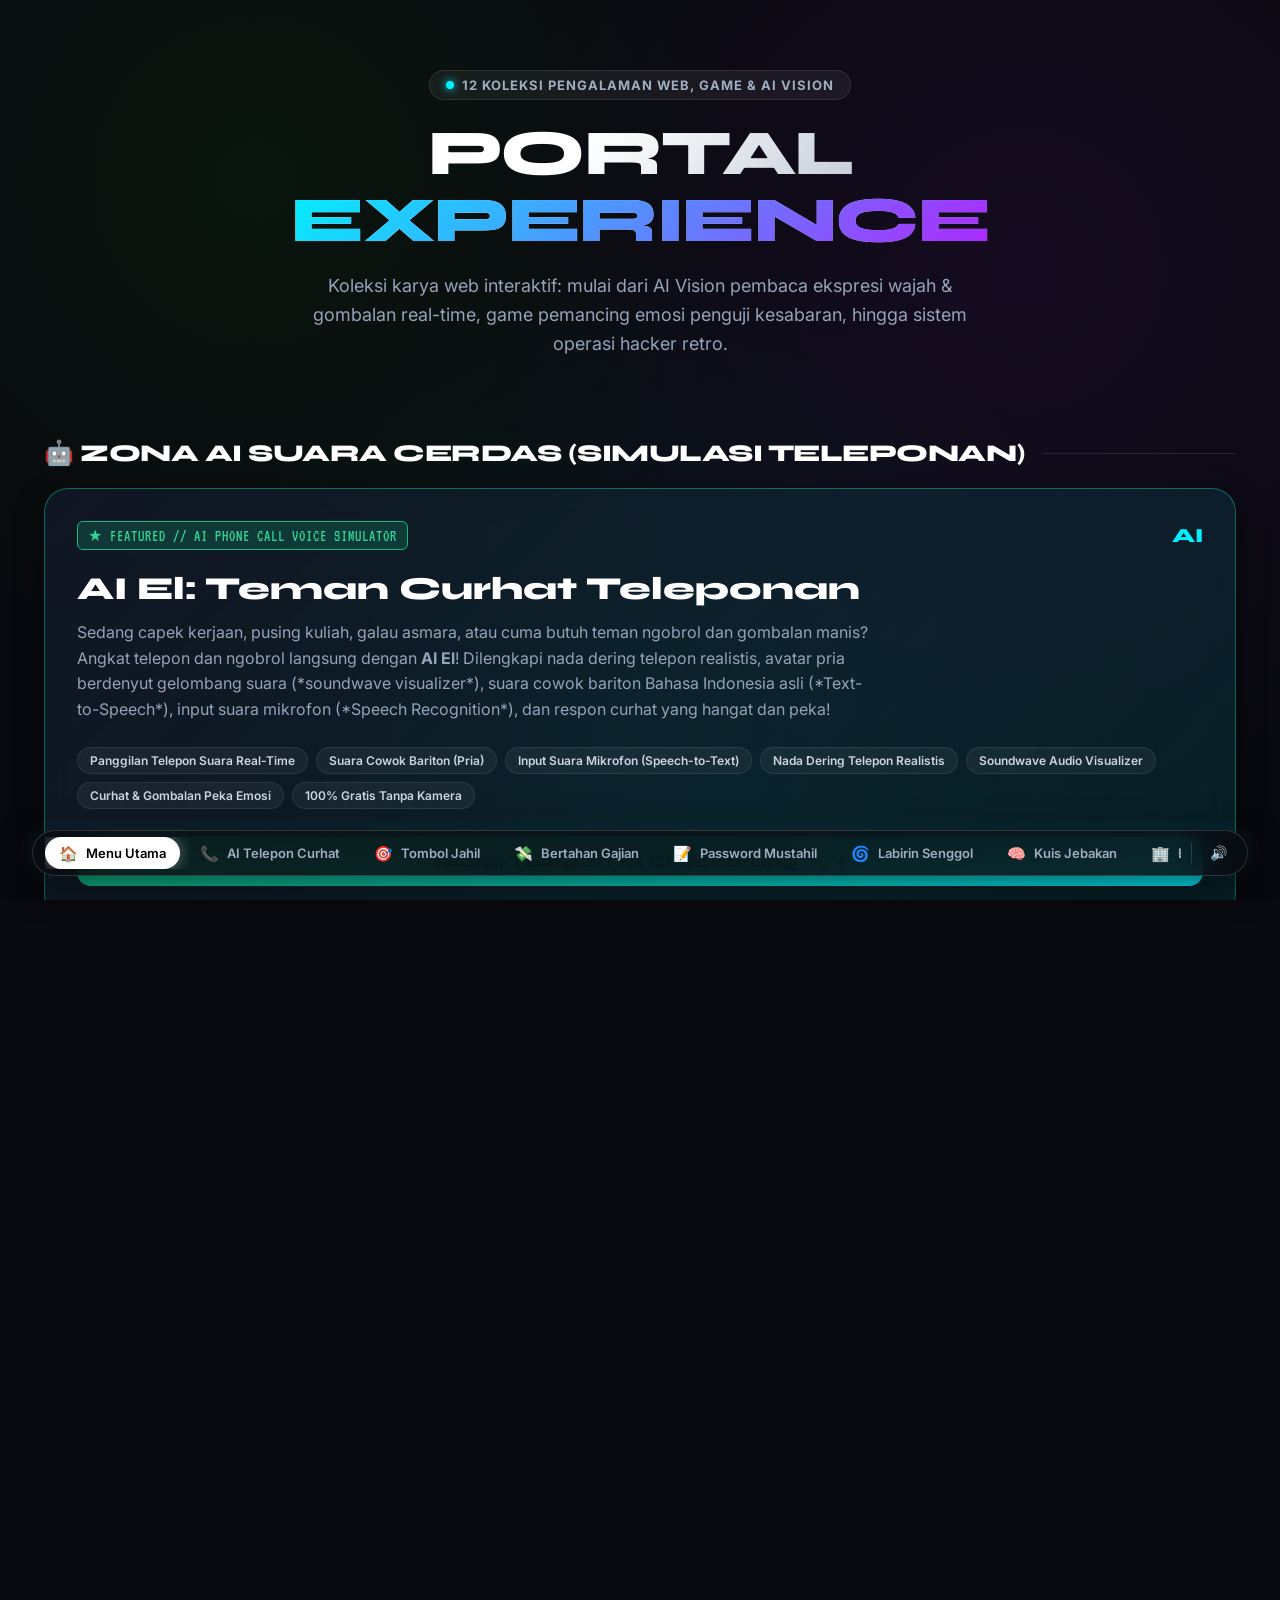
<file: index.html>
<!DOCTYPE html>
<html lang="id">
<head>
  <meta charset="UTF-8">
  <meta name="viewport" content="width=device-width, initial-scale=1.0">
  <title>Showcase Web Interaktif // 12 Konsep, Game &amp; AI Vision</title>
  <link rel="stylesheet" href="css/common.css">
  <link rel="stylesheet" href="css/hub.css">
</head>
<body class="hub-page">

  <!-- Header -->
  <header class="hub-header">
    <div class="hub-badge">
      <span class="hub-badge-dot"></span>
      <span>12 Koleksi Pengalaman Web, Game &amp; AI Vision</span>
    </div>
    <h1 class="hub-title">
      PORTAL <span class="glow">EXPERIENCE</span>
    </h1>
    <p class="hub-desc">
      Koleksi karya web interaktif: mulai dari AI Vision pembaca ekspresi wajah &amp; gombalan real-time, game pemancing emosi penguji kesabaran, hingga sistem operasi hacker retro.
    </p>
  </header>

  <!-- Main Grid Section -->
  <main class="showcase-grid-section">

    <!-- KATEGORI UTAMA: AI VISION BARU -->
    <div class="hub-category-header">
      <h2>🤖 ZONA AI SUARA CERDAS (SIMULASI TELEPONAN)</h2>
    </div>

    <div class="hub-grid" style="grid-template-columns: 1fr; margin-bottom: 40px;">
      <!-- Spotlight Card: AI Phone Call -->
      <article class="showcase-card card-button" style="border-color: rgba(16, 185, 129, 0.5); background: linear-gradient(135deg, rgba(18, 24, 38, 0.9), rgba(0, 240, 255, 0.1));">
        <div>
          <div class="card-top-meta">
            <span class="card-tag" style="background: rgba(16, 185, 129, 0.2); color: #34d399; border-color: #10b981;">
              ★ FEATURED // AI PHONE CALL VOICE SIMULATOR
            </span>
            <span class="card-num" style="color: #00f0ff;">AI</span>
          </div>
          <h2 class="card-heading" style="font-size: 32px;">AI El: Teman Curhat Teleponan</h2>
          <p class="card-paragraph" style="font-size: 16px; max-width: 800px;">
            Sedang capek kerjaan, pusing kuliah, galau asmara, atau cuma butuh teman ngobrol dan gombalan manis? Angkat telepon dan ngobrol langsung dengan <b>AI El</b>! Dilengkapi nada dering telepon realistis, avatar pria berdenyut gelombang suara (*soundwave visualizer*), suara cowok bariton Bahasa Indonesia asli (*Text-to-Speech*), input suara mikrofon (*Speech Recognition*), dan respon curhat yang hangat dan peka!
          </p>
          <div class="card-feature-pills">
            <span class="feature-pill">Panggilan Telepon Suara Real-Time</span>
            <span class="feature-pill">Suara Cowok Bariton (Pria)</span>
            <span class="feature-pill">Input Suara Mikrofon (Speech-to-Text)</span>
            <span class="feature-pill">Nada Dering Telepon Realistis</span>
            <span class="feature-pill">Soundwave Audio Visualizer</span>
            <span class="feature-pill">Curhat &amp; Gombalan Peka Emosi</span>
            <span class="feature-pill">100% Gratis Tanpa Kamera</span>
          </div>
        </div>
        <a href="ai-call.html" class="card-cta-btn" style="background: linear-gradient(135deg, #10b981, #00f0ff); color: #04101d; font-size: 16px;">
          <span>Mulai Telepon AI El Sekarang</span>
          <span>📞 ➔</span>
        </a>
      </article>
    </div>

    <!-- KATEGORI 1: GAME PEMANCING EMOSI -->
    <div class="hub-category-header">
      <h2>🔥 ZONA GAME BIKIN KESEL &amp; DARAH TINGGI (9 GAME)</h2>
    </div>

    <div class="hub-grid">

      <!-- Game 1: The Unclickable Button -->
      <article class="showcase-card card-button">
        <div>
          <div class="card-top-meta">
            <span class="card-tag">GAME MIKRO JAHIL</span>
            <span class="card-num">01</span>
          </div>
          <h2 class="card-heading">Tombol yang Mustahil Diklik</h2>
          <p class="card-paragraph">
            Tombol hadiah Rp 1 Miliar yang menghitung lintasan kursor dan melesat menghindar, disertai balon kata sindiran pedas dan indikator Level Emosi pengguna hingga murka nuklir!
          </p>
          <div class="card-feature-pills">
            <span class="feature-pill">Anti-Cursor Evasion</span>
            <span class="feature-pill">Balon Sindiran Dinamis</span>
            <span class="feature-pill">Meteran Emosi User</span>
            <span class="feature-pill">Goncangan Layar</span>
          </div>
        </div>
        <a href="button-game.html" class="card-cta-btn">
          <span>Mainkan Tombol Jahil</span>
          <span>🎯 ➔</span>
        </a>
      </article>

      <!-- Game 2: Survive Your Paycheck -->
      <article class="showcase-card card-payday">
        <div>
          <div class="card-top-meta">
            <span class="card-tag">SIMULATOR FINANSIAL</span>
            <span class="card-num">02</span>
          </div>
          <h2 class="card-heading">Bertahan Sampai Gajian</h2>
          <p class="card-paragraph">
            Geser kartu ala Tinder melewati 30 hari godaan pengeluaran tak terduga (koin kripto, es kopi susu, steam sale, dll). Seimbangkan saldo rekening, kebahagiaan, dan kecanduan kafein.
          </p>
          <div class="card-feature-pills">
            <span class="feature-pill">Geser Kartu ala Tinder</span>
            <span class="feature-pill">Garis Waktu 30 Hari</span>
            <span class="feature-pill">30 Skenario Kocak</span>
            <span class="feature-pill">Ending Beragam</span>
          </div>
        </div>
        <a href="payday-survival.html" class="card-cta-btn">
          <span>Mulai Bertahan Gajian</span>
          <span>💸 ➔</span>
        </a>
      </article>

      <!-- Game 3: The Impossible Password -->
      <article class="showcase-card card-button">
        <div>
          <div class="card-top-meta">
            <span class="card-tag">FORMULIR NYEBELIN</span>
            <span class="card-num">03</span>
          </div>
          <h2 class="card-heading">The Impossible Password</h2>
          <p class="card-paragraph">
            Buat kata sandi sederhana, tapi setiap aturan terpenuhi, muncul aturan baru yang absurd: penjumlahan angka harus 25, nama hari bahasa Latin, angka Romawi, fase bulan, hingga larangan huruf vokal 'A'!
          </p>
          <div class="card-feature-pills">
            <span class="feature-pill">9 Aturan Bertingkat</span>
            <span class="feature-pill">Validasi Real-Time</span>
            <span class="feature-pill">Countdown Kadaluarsa</span>
            <span class="feature-pill">Jebakan Huruf Vokal</span>
          </div>
        </div>
        <a href="password-game.html" class="card-cta-btn">
          <span>Bikin Kata Sandi</span>
          <span>📝 ➔</span>
        </a>
      </article>

      <!-- Game 4: Labirin Senggol Bacok -->
      <article class="showcase-card card-terminal">
        <div>
          <div class="card-top-meta">
            <span class="card-tag">UJI KESABARAN TANGAN</span>
            <span class="card-num">04</span>
          </div>
          <h2 class="card-heading">Labirin Senggol Bacok</h2>
          <p class="card-paragraph">
            Gerakkan kursor melewati labirin kawat sempit tanpa menyentuh dinding. Senggol 1 pixel langsung kena sengatan listrik dan mental ke START. Lengkap dengan laser bergerak dan tombol Finish yang kabur!
          </p>
          <div class="card-feature-pills">
            <span class="feature-pill">Deteksi Presisi 1-Pixel</span>
            <span class="feature-pill">Sensor Laser Bergerak</span>
            <span class="feature-pill">Finish Kabur Mundur</span>
            <span class="feature-pill">Kursor Bayangan Decoy</span>
          </div>
        </div>
        <a href="maze-game.html" class="card-cta-btn">
          <span>Masuk Labirin Kawat</span>
          <span>🌀 ➔</span>
        </a>
      </article>

      <!-- Game 5: Kuis Jebakan Batman -->
      <article class="showcase-card card-button">
        <div>
          <div class="card-top-meta">
            <span class="card-tag">KUIS LOGIKA SESAT</span>
            <span class="card-num">05</span>
          </div>
          <h2 class="card-heading">Kuis Jebakan Batman</h2>
          <p class="card-paragraph">
            The Impossible Quiz versi Indonesia! Pertanyaan receh dengan jawaban di luar nalar, 3 nyawa, bom waktu 10 detik, tombol warna menjebak, dan perintah rahasia "Jangan sentuh apa-apa".
          </p>
          <div class="card-feature-pills">
            <span class="feature-pill">8 Soal Menjebak</span>
            <span class="feature-pill">Sistem 3 Nyawa</span>
            <span class="feature-pill">Bom Waktu 10 Detik</span>
            <span class="feature-pill">Tombol Rahasia Mini</span>
          </div>
        </div>
        <a href="quiz-game.html" class="card-cta-btn">
          <span>Mulai Kuis Jebakan</span>
          <span>🧠 ➔</span>
        </a>
      </article>

      <!-- Game 6: Simulator Batalin Langganan -->
      <article class="showcase-card card-cyberpunk">
        <div>
          <div class="card-top-meta">
            <span class="card-tag">PARODI BIROKRASI</span>
            <span class="card-num">06</span>
          </div>
          <h2 class="card-heading">Simulator Batalin Langganan</h2>
          <p class="card-paragraph">
            Parodi mimpi buruk unsubscribe layanan digital. Tombol batal transparan, checkbox jebakan negasi ganda, guilt-tripping kucing menangis, hingga chatbot CS dengan nomor antrean ke-1.428!
          </p>
          <div class="card-feature-pills">
            <span class="feature-pill">Tombol Kamuflase</span>
            <span class="feature-pill">Checkbox Negasi Ganda</span>
            <span class="feature-pill">Meme Kucing Sedih</span>
            <span class="feature-pill">CS Bot Ping-Pong</span>
          </div>
        </div>
        <a href="unsubscribe-game.html" class="card-cta-btn">
          <span>Batalin Langganan</span>
          <span>🏢 ➔</span>
        </a>
      </article>

      <!-- Game 7: Flappy Kursor: Fisika Terbalik -->
      <article class="showcase-card card-button">
        <div>
          <div class="card-top-meta">
            <span class="card-tag">FISIKA TERBALIK</span>
            <span class="card-num">07</span>
          </div>
          <h2 class="card-heading">Flappy Kursor: Fisika Terbalik</h2>
          <p class="card-paragraph">
            Lawan kodrat motorik otak Anda! Karakter melayang ke ATAS secara alami, dan klik mouse / spasi menukik tajam ke BAWAH. Ditambah pop-up notifikasi palsu di tengah celah sempit!
          </p>
          <div class="card-feature-pills">
            <span class="feature-pill">Gravitasi Melayang ke Atas</span>
            <span class="feature-pill">Klik Menukik ke Bawah</span>
            <span class="feature-pill">Notif Palsu Distraksi</span>
            <span class="feature-pill">Celah Pipa Neon Sempit</span>
          </div>
        </div>
        <a href="flappy-game.html" class="card-cta-btn">
          <span>Mainkan Flappy Terbalik</span>
          <span>🕊️ ➔</span>
        </a>
      </article>

      <!-- Game 8: Uji Refleks Koboi Cabut Pistol -->
      <article class="showcase-card card-payday">
        <div>
          <div class="card-top-meta">
            <span class="card-tag">REFLEKS 0.1 DETIK</span>
            <span class="card-num">08</span>
          </div>
          <h2 class="card-heading">Uji Refleks Koboi Cabut Pistol</h2>
          <p class="card-paragraph">
            Duel koboi satu lawan satu di tengah padang pasir! Waspada jebakan aba-aba palsu (*"KUNING!"*, *"DOR... eh belum!"*). Tembak lebih cepat dari aba-aba = tembak kaki sendiri!
          </p>
          <div class="card-feature-pills">
            <span class="feature-pill">Jebakan False Alarm</span>
            <span class="feature-pill">Waktu Reaksi 180ms</span>
            <span class="feature-pill">3 Ronde Duel Meningkat</span>
            <span class="feature-pill">Tembakan Kaki Sendiri</span>
          </div>
        </div>
        <a href="cowboy-game.html" class="card-cta-btn">
          <span>Masuk Duel Koboi</span>
          <span>🤠 ➔</span>
        </a>
      </article>

      <!-- Game 9: Parkir Paralel Paling Mustahil -->
      <article class="showcase-card card-terminal">
        <div>
          <div class="card-top-meta">
            <span class="card-tag">SIMULATOR KEMUDI</span>
            <span class="card-num">09</span>
          </div>
          <h2 class="card-heading">Parkir Paralel Paling Mustahil</h2>
          <p class="card-paragraph">
            Parkirkan mobil sedan ke slot sempit antara dua Lamborghini. Kemudi terbalik (kiri belok kanan), aspal licin es, dan sopir taksi di belakang klakson tiada henti! Senggol 1mm ganti rugi Rp 480 Juta!
          </p>
          <div class="card-feature-pills">
            <span class="feature-pill">Stir Belok Terbalik</span>
            <span class="feature-pill">Aspal Licin Meluncur</span>
            <span class="feature-pill">Klakson Taksi Berisik</span>
            <span class="feature-pill">Ganti Rugi Rp 480 Juta</span>
          </div>
        </div>
        <a href="parking-game.html" class="card-cta-btn">
          <span>Mulai Parkir Paralel</span>
          <span>🚗 ➔</span>
        </a>
      </article>

    </div>

    <!-- KATEGORI 2: SISTEM & ESTETIK -->
    <div class="hub-category-header">
      <h2>⚡ ZONA SISTEM OPERASI &amp; ESTETIK FUTURISTIK</h2>
    </div>

    <div class="hub-grid">

      <!-- App 10: Retro Terminal OS -->
      <article class="showcase-card card-terminal">
        <div>
          <div class="card-top-meta">
            <span class="card-tag">SISTEM CLI // RETRO 90-AN</span>
            <span class="card-num">10</span>
          </div>
          <h2 class="card-heading">Retro Terminal OS</h2>
          <p class="card-paragraph">
            Antarmuka hacker retro tahun 90-an. Menampilkan layar CRT scanlines fosfor hijau &amp; amber, jam digital, status baterai, dan CLI interaktif lengkap dengan efek hujan kode Matrix.
          </p>
          <div class="card-feature-pills">
            <span class="feature-pill">Scanline Tabung CRT</span>
            <span class="feature-pill">Hujan Kode Matrix</span>
            <span class="feature-pill">Riwayat Perintah CLI</span>
            <span class="feature-pill">Keyboard Mekanikal</span>
          </div>
        </div>
        <a href="terminal.html" class="card-cta-btn">
          <span>Buka Terminal OS</span>
          <span>💻 ➔</span>
        </a>
      </article>

      <!-- App 11: Streetwear Cyberpunk Portfolio -->
      <article class="showcase-card card-cyberpunk">
        <div>
          <div class="card-top-meta">
            <span class="card-tag">BRUTALIST ARCHIVE</span>
            <span class="card-num">11</span>
          </div>
          <h2 class="card-heading">Portofolio Streetwear Cyberpunk</h2>
          <p class="card-paragraph">
            Portofolio brutalist masa depan dengan kanvas gelap dan aksen acid-lime, canvas foto glitch interaktif, pemutar musik synthesizer live dengan visualizer, dan saklar hardware kustom.
          </p>
          <div class="card-feature-pills">
            <span class="feature-pill">Kursor Crosshair Kustom</span>
            <span class="feature-pill">Pemutar Musik Lo-Fi Synth</span>
            <span class="feature-pill">Bingkai Foto Glitch RGB</span>
            <span class="feature-pill">Visualizer Audio Real-Time</span>
          </div>
        </div>
        <a href="cyberpunk-portfolio.html" class="card-cta-btn">
          <span>Masuk Arsip Cyberpunk</span>
          <span>⚡ ➔</span>
        </a>
      </article>

    </div>

  </main>

  <!-- Scripts -->
  <script src="js/audio-fx.js"></script>
  <script src="js/nav-bar.js"></script>
</body>
</html>
</file>
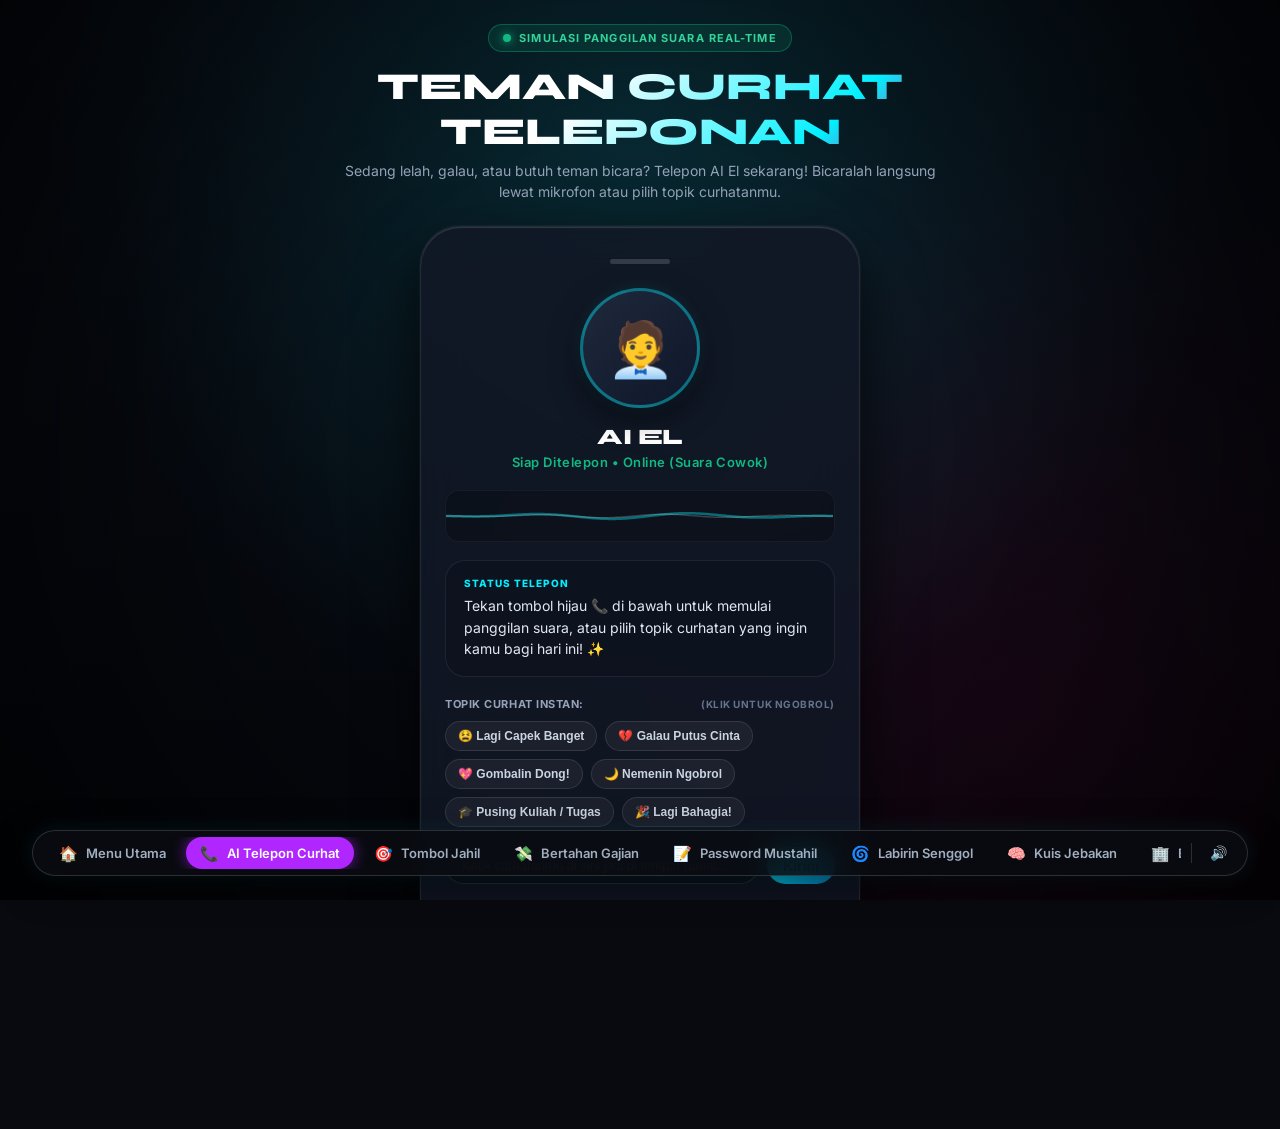
<file: ai-call.html>
<!DOCTYPE html>
<html lang="id">
<head>
  <meta charset="UTF-8">
  <meta name="viewport" content="width=device-width, initial-scale=1.0">
  <title>AI El // Teleponan Curhat &amp; Gombal</title>
  <link rel="stylesheet" href="css/common.css">
  <link rel="stylesheet" href="css/ai-call.css">
</head>
<body class="ai-call-page">

  <!-- Header Section -->
  <header class="call-header">
    <div class="call-badge">
      <span class="call-pulse-dot"></span>
      <span>SIMULASI PANGGILAN SUARA REAL-TIME</span>
    </div>
    <h1 class="call-title">TEMAN CURHAT TELEPONAN</h1>
    <p class="call-subtitle">
      Sedang lelah, galau, atau butuh teman bicara? Telepon AI El sekarang! Bicaralah langsung lewat mikrofon atau pilih topik curhatanmu.
    </p>
  </header>

  <!-- Main Smartphone Mockup Screen -->
  <main class="phone-container" id="phoneContainer">
    <!-- Top Notch -->
    <div class="phone-speaker-notch"></div>

    <!-- Caller Profile -->
    <div class="caller-profile">
      <div class="avatar-wrapper">
        <div class="avatar-halo"></div>
        <div class="avatar-circle" id="avatarCircle">
          🧑‍💼
        </div>
      </div>
      <h2 class="caller-name" id="callerName">AI EL</h2>
      <div class="call-status" id="callStatus">
        Siap Ditelepon • Online (Suara Cowok)
      </div>
    </div>

    <!-- Audio Soundwave Visualizer -->
    <div class="soundwave-box">
      <canvas id="soundwaveCanvas"></canvas>
    </div>

    <!-- Live Subtitle / Captions -->
    <div class="caption-card">
      <div class="caption-label" id="captionLabel">
        STATUS TELEPON
      </div>
      <div class="caption-text" id="captionText">
        Tekan tombol hijau 📞 di bawah untuk memulai panggilan suara, atau pilih topik curhatan yang ingin kamu bagi hari ini! ✨
      </div>
    </div>

    <!-- Quick Topic Chips -->
    <div class="topic-pills-container">
      <div class="topic-header">
        <span>Topik Curhat Instan:</span>
        <span style="font-size: 10px; color: #64748b;">(Klik untuk ngobrol)</span>
      </div>
      <div class="topic-chips">
        <button class="chip-btn" data-topic="capek">😫 Lagi Capek Banget</button>
        <button class="chip-btn" data-topic="galau">💔 Galau Putus Cinta</button>
        <button class="chip-btn" data-topic="gombal">💖 Gombalin Dong!</button>
        <button class="chip-btn" data-topic="kesepian">🌙 Nemenin Ngobrol</button>
        <button class="chip-btn" data-topic="kuliah">🎓 Pusing Kuliah / Tugas</button>
        <button class="chip-btn" data-topic="senang">🎉 Lagi Bahagia!</button>
      </div>
    </div>

    <!-- Text Chat Input Row -->
    <div class="call-input-row">
      <input type="text" class="call-input" id="chatInput" placeholder="Ketik curhatanmu di sini jika di tempat ramai..." autocomplete="off">
      <button class="call-send-btn" id="btnSendChat" title="Kirim Pesan">Kirim</button>
    </div>

    <!-- In-Call Keypad Control Buttons -->
    <div class="phone-controls-row">
      <!-- Voice Gender Toggle (Cowok / Cewek) -->
      <button class="ctrl-btn active" id="btnVoiceGender" title="Ganti Karakter Suara: Cowok / Cewek">
        👨
        <span class="ctrl-label">Cowok</span>
      </button>

      <!-- Mute Toggle -->
      <button class="ctrl-btn" id="btnMute" title="Mute Mikrofon">
        🎙️
        <span class="ctrl-label">Mute</span>
      </button>

      <!-- Mic Voice Recognition -->
      <button class="ctrl-btn" id="btnMic" title="Tekan untuk Bicara (Speech-to-Text)">
        🗣️
        <span class="ctrl-label">Bicara</span>
      </button>

      <!-- Speaker Toggle -->
      <button class="ctrl-btn" id="btnSpeaker" title="Speaker Suara AI">
        🔊
        <span class="ctrl-label">Speaker</span>
      </button>

      <!-- Main Action: Start Call (Green) -->
      <button class="call-btn-main btn-start-call" id="btnStartCall" title="Mulai Telepon">
        📞
      </button>

      <!-- Main Action: End Call (Red - initially hidden) -->
      <button class="call-btn-main btn-end-call" id="btnEndCall" style="display: none;" title="Tutup Telepon">
        🔴
      </button>
    </div>
  </main>

  <!-- Scripts -->
  <script src="js/audio-fx.js"></script>
  <script src="js/nav-bar.js"></script>
  <script src="js/ai-call.js"></script>
</body>
</html>
</file>
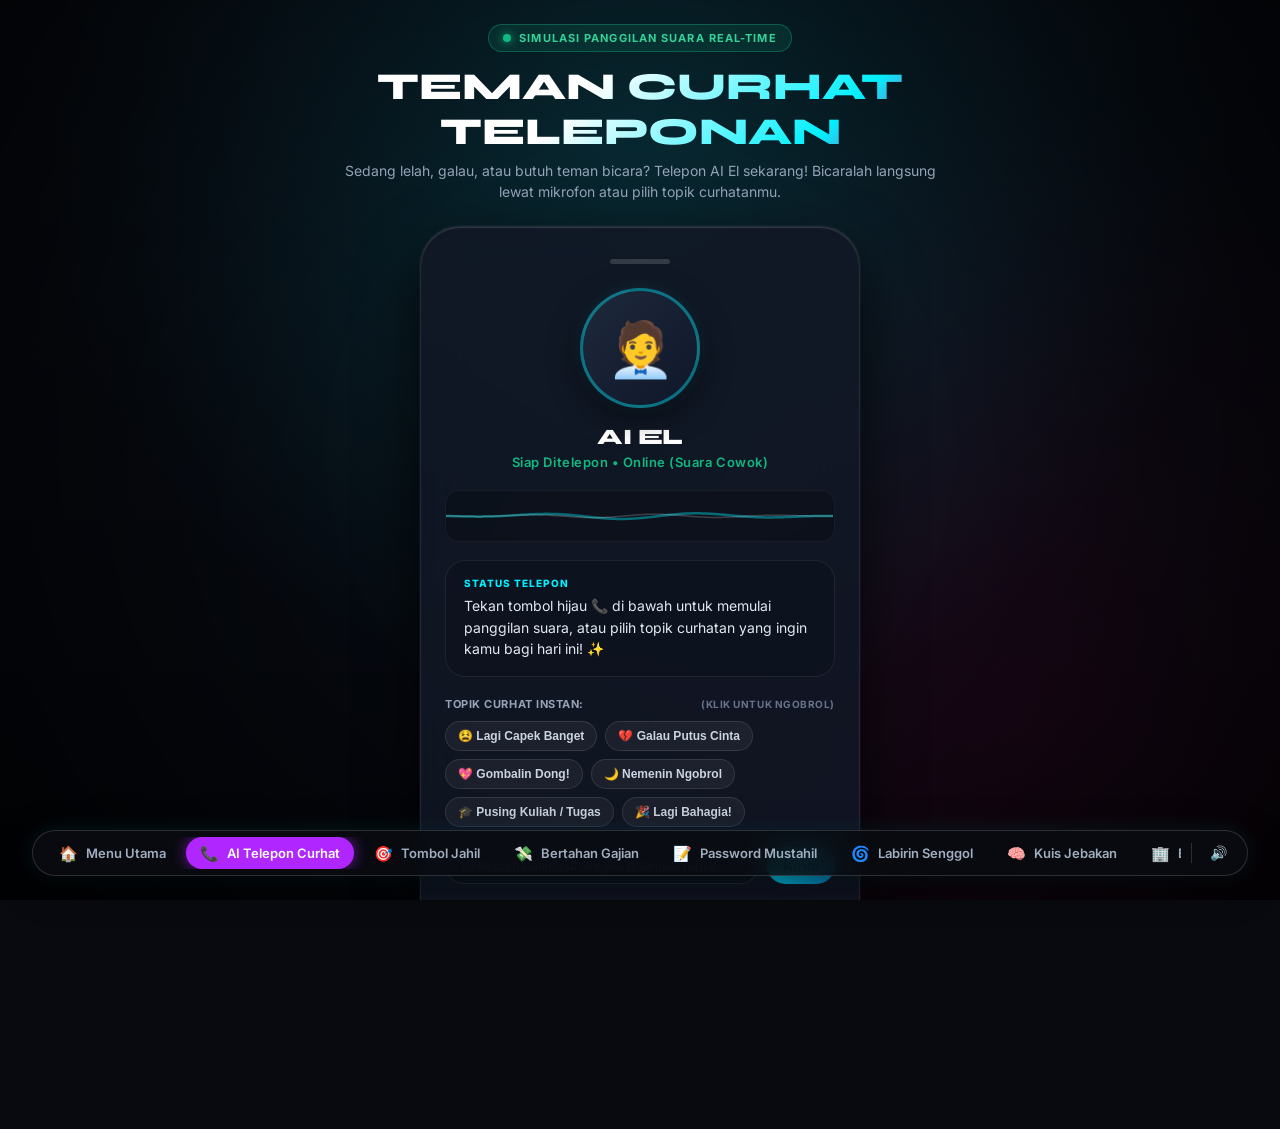
<file: ai-vision.html>
<!DOCTYPE html>
<html lang="id">
<head>
  <meta charset="UTF-8">
  <meta http-equiv="refresh" content="0; url=ai-call.html">
  <meta name="viewport" content="width=device-width, initial-scale=1.0">
  <title>Dialihkan ke AI Teman Curhat Teleponan...</title>
  <script>
    window.location.replace("ai-call.html");
  </script>
</head>
<body style="background: #090d16; color: #fff; font-family: sans-serif; display: flex; justify-content: center; align-items: center; min-height: 100vh; text-align: center;">
  <div>
    <h2>📞 Mengalihkan ke AI Teman Curhat Teleponan...</h2>
    <p style="color: #94a3b8; margin: 16px 0;">Jika tidak beralih otomatis, silakan klik tombol di bawah:</p>
    <a href="ai-call.html" style="display: inline-block; padding: 12px 24px; background: #10b981; color: #000; text-decoration: none; font-weight: bold; border-radius: 999px;">Buka AI Teleponan 🚀</a>
  </div>
</body>
</html>
</file>
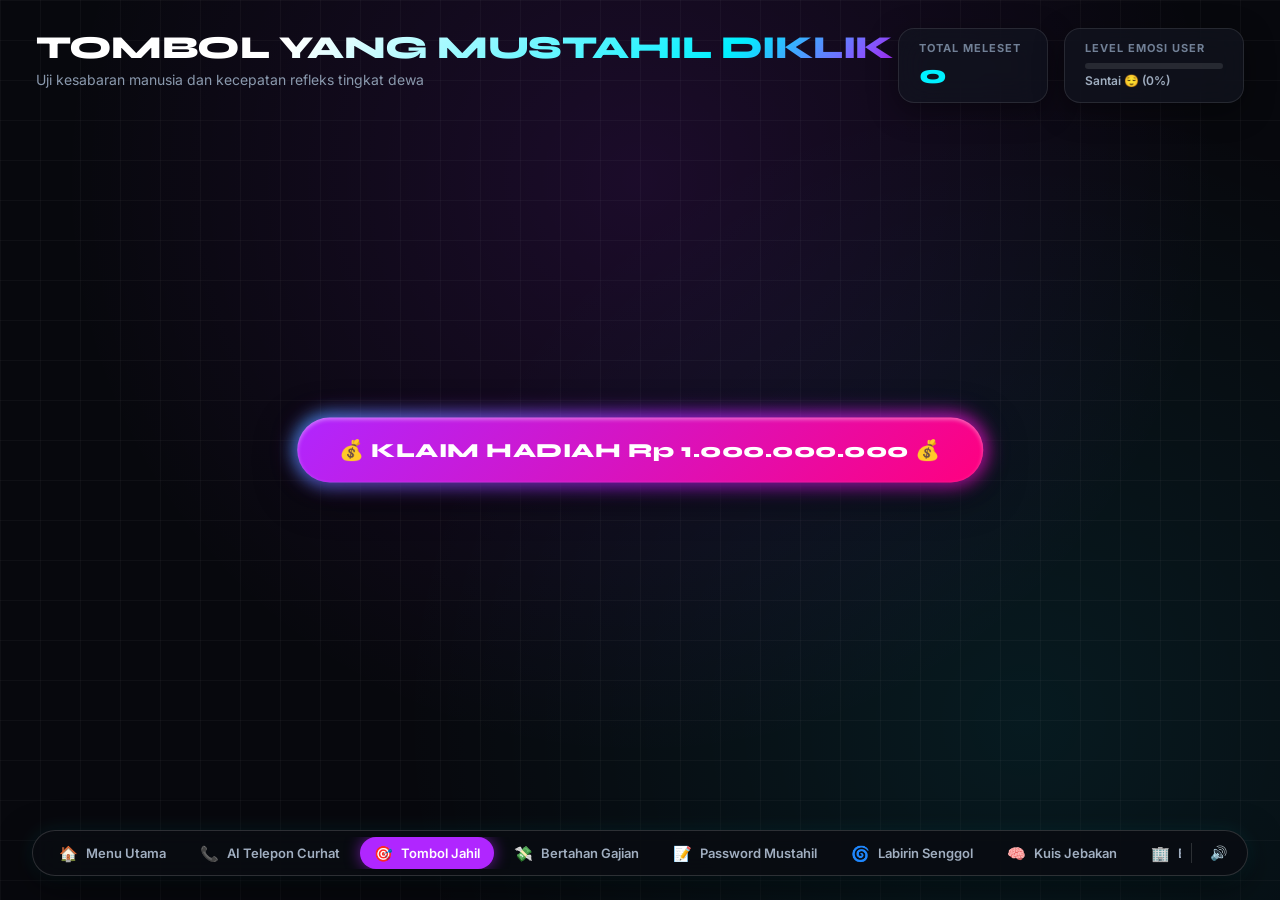
<file: button-game.html>
<!DOCTYPE html>
<html lang="id">
<head>
  <meta charset="UTF-8">
  <meta name="viewport" content="width=device-width, initial-scale=1.0">
  <title>Tombol yang Mustahil Diklik // Game Jahil</title>
  <link rel="stylesheet" href="css/common.css">
  <link rel="stylesheet" href="css/button-game.css">
</head>
<body class="button-game-page">
  <div class="game-grid-bg"></div>

  <!-- Header -->
  <header class="game-header">
    <h1 class="game-title">
      <span>TOMBOL YANG MUSTAHIL DIKLIK</span>
    </h1>
    <p class="game-subtitle">Uji kesabaran manusia dan kecepatan refleks tingkat dewa</p>
  </header>

  <!-- Top Right HUD -->
  <aside class="game-hud">
    <div class="hud-card">
      <div class="hud-label">Total Meleset</div>
      <div class="hud-val" id="missCount">0</div>
    </div>

    <div class="hud-card" style="min-width: 180px;">
      <div class="hud-label">Level Emosi User</div>
      <div class="rage-bar-wrapper">
        <div class="rage-bar-fill" id="rageBar"></div>
      </div>
      <div class="rage-text" id="rageText">Santai 😌 (0%)</div>
    </div>
  </aside>

  <!-- Play Arena with Dynamic CTA Button -->
  <main class="play-arena" id="playArena">
    <div class="troll-btn-wrapper" id="trollWrapper">
      <button class="troll-btn" id="trollBtn">
        💰 KLAIM HADIAH Rp 1.000.000.000 💰
      </button>
    </div>
  </main>

  <!-- Secret Victory Modal -->
  <div class="victory-modal-overlay" id="victoryModal">
    <div class="victory-card">
      <h2>🏆 MISI MUSTAHIL TERPECAHKAN!</h2>
      <p id="victoryStats">Gila! Lu berhasil ngalahin matriks penghindar!</p>
      <button class="btn-restart" id="restartBtn">Main Lagi</button>
    </div>
  </div>

  <!-- Scripts -->
  <script src="js/audio-fx.js"></script>
  <script src="js/nav-bar.js"></script>
  <script src="js/button-game.js"></script>
</body>
</html>
</file>
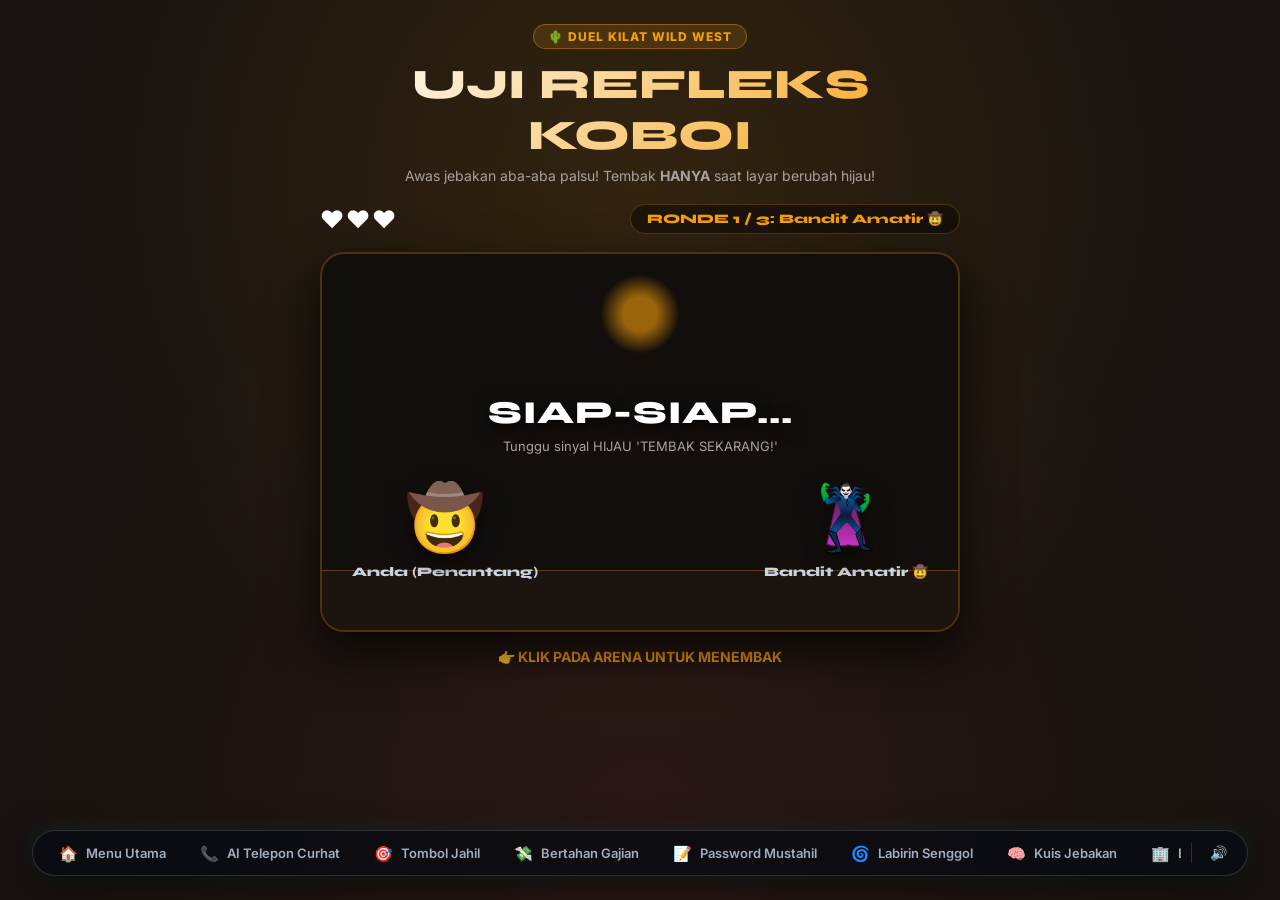
<file: cowboy-game.html>
<!DOCTYPE html>
<html lang="id">
<head>
  <meta charset="UTF-8">
  <meta name="viewport" content="width=device-width, initial-scale=1.0">
  <title>Uji Refleks Koboi Cabut Pistol // The False Alarm Trap</title>
  <link rel="stylesheet" href="css/common.css">
  <link rel="stylesheet" href="css/cowboy-game.css">
</head>
<body class="cowboy-game-page">

  <!-- Header -->
  <header class="cowboy-header">
    <div class="cowboy-badge">🌵 DUEL KILAT WILD WEST</div>
    <h1 class="cowboy-title">UJI REFLEKS KOBOI</h1>
    <p class="cowboy-desc">Awas jebakan aba-aba palsu! Tembak <b>HANYA</b> saat layar berubah hijau!</p>
  </header>

  <!-- HUD -->
  <aside class="cowboy-hud">
    <div class="cowboy-lives" id="cowboyLives">❤️❤️❤️</div>
    <div class="cowboy-round-badge" id="roundBadge">RONDE 1 / 3: Bandit Amatir</div>
  </aside>

  <!-- Duel Arena Stage -->
  <main class="duel-arena" id="duelArena">
    <!-- Desert Sun & Ground Decor -->
    <div class="duel-sun"></div>
    <div class="duel-ground"></div>

    <!-- Center Signal Indicator Box -->
    <div class="signal-box">
      <div class="signal-text" id="signalText">BERSIAP-SIAP...</div>
      <div class="signal-subtext" id="signalSubtext">Tunggu sinyal HIJAU 'TEMBAK SEKARANG!'</div>
    </div>

    <!-- Gunslingers Row -->
    <div class="gunslingers-row">
      <!-- Player Cowboy -->
      <div class="cowboy-sprite" id="playerSprite">
        <div class="cowboy-avatar">🤠</div>
        <span class="cowboy-name">Anda (Penantang)</span>
      </div>

      <!-- Bot Cowboy Opponent -->
      <div class="cowboy-sprite" id="botSprite">
        <div class="cowboy-avatar">🦹</div>
        <span class="cowboy-name" id="botName">Bandit Amatir</span>
      </div>
    </div>
  </main>

  <div class="duel-click-hint">
    👉 KLIK PADA ARENA UNTUK MENEMBAK
  </div>

  <!-- Result Modal -->
  <div class="cowboy-modal-overlay" id="cowboyModal">
    <div class="cowboy-modal-card" id="cowboyModalCard">
      <h2 id="cowboyModalTitle">HASIL DUEL</h2>
      <p id="cowboyModalDesc">Keterangan hasil duel...</p>
      <button class="btn-cowboy-retry" id="btnCowboyRetry">Coba Duel Lagi</button>
    </div>
  </div>

  <!-- Scripts -->
  <script src="js/audio-fx.js"></script>
  <script src="js/nav-bar.js"></script>
  <script src="js/cowboy-game.js"></script>
</body>
</html>
</file>
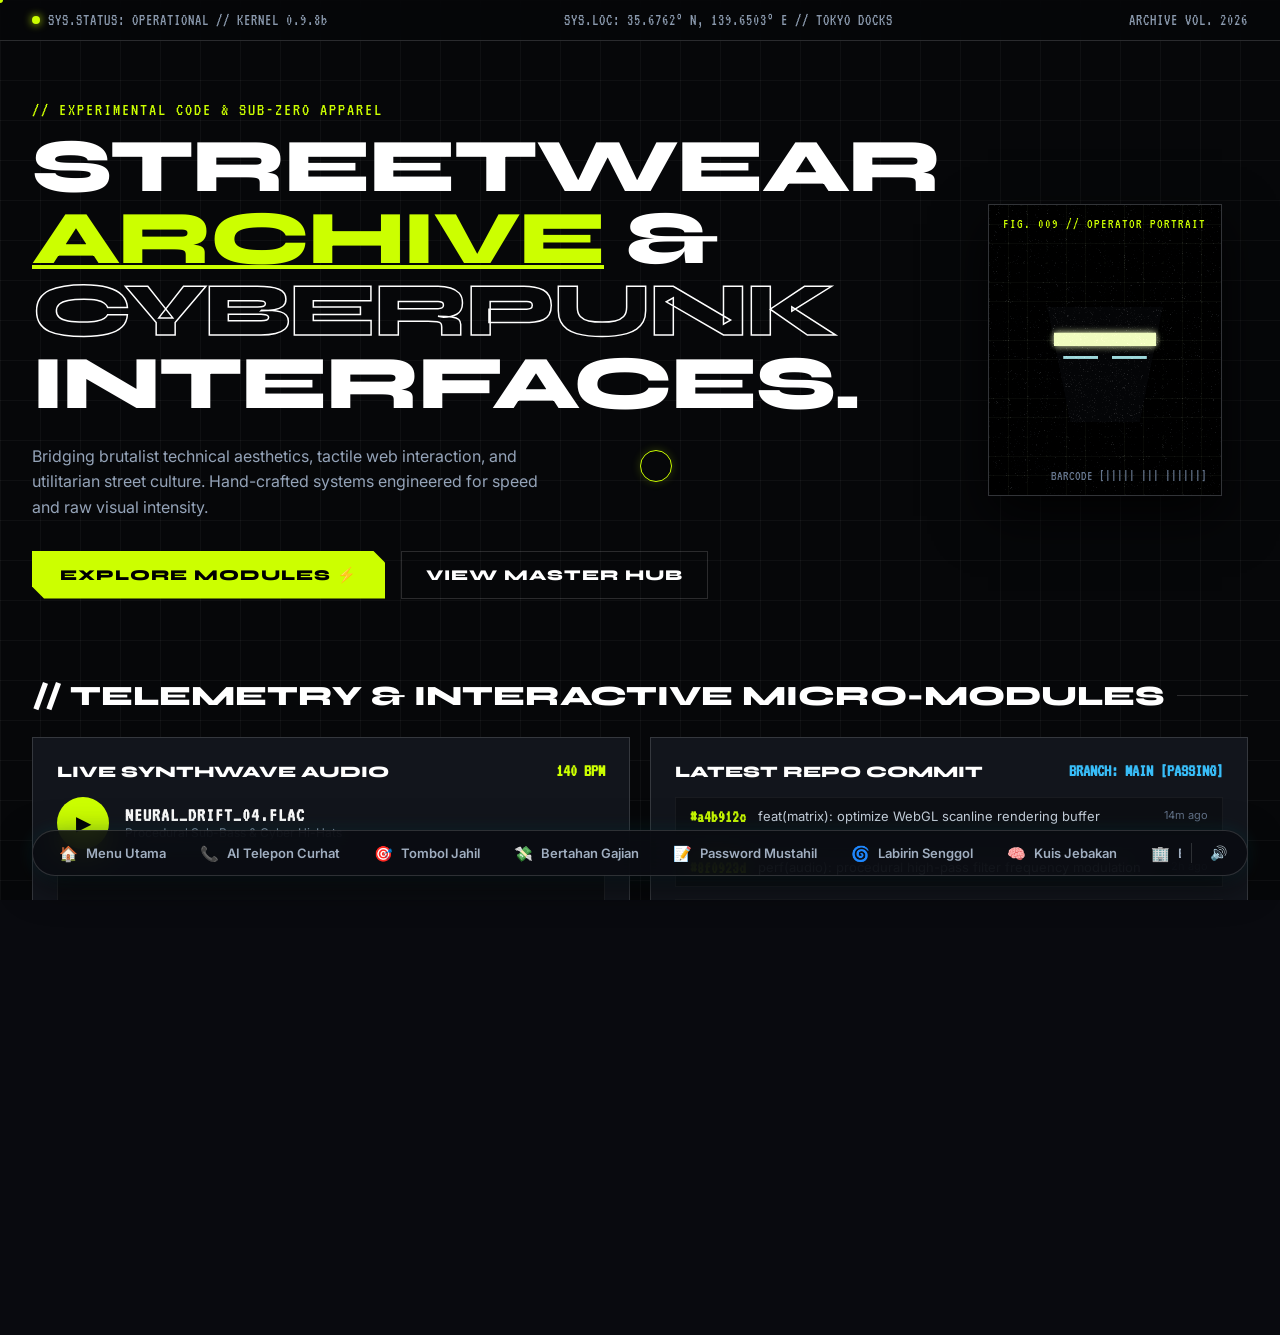
<file: cyberpunk-portfolio.html>
<!DOCTYPE html>
<html lang="en">
<head>
  <meta charset="UTF-8">
  <meta name="viewport" content="width=device-width, initial-scale=1.0">
  <title>CYBERPUNK // Streetwear Portfolio & Archive</title>
  <link rel="stylesheet" href="css/common.css">
  <link rel="stylesheet" href="css/cyberpunk.css">
</head>
<body class="cyberpunk-page">

  <!-- Custom Minimalist Cyberpunk Cursor -->
  <div class="custom-cursor-dot" id="cursorDot"></div>
  <div class="custom-cursor-ring" id="cursorRing"></div>

  <!-- Background Wireframe Grid -->
  <div class="cyber-blueprint-grid"></div>

  <!-- Top Brutalist Status Bar -->
  <header class="cyber-topbar">
    <div class="topbar-tag">
      <span class="live-pulse"></span>
      <span>SYS.STATUS: OPERATIONAL // KERNEL 0.9.8b</span>
    </div>
    <div class="topbar-tag">
      <span>SYS.LOC: 35.6762° N, 139.6503° E // TOKYO DOCKS</span>
    </div>
    <div class="topbar-tag">
      <span>ARCHIVE VOL. 2026</span>
    </div>
  </header>

  <!-- Hero Section -->
  <section class="cyber-hero">
    <div class="hero-left-col">
      <span class="hero-meta-label">// EXPERIMENTAL CODE & SUB-ZERO APPAREL</span>
      <h1 class="hero-headline">
        STREETWEAR <span class="highlight">ARCHIVE</span> &amp; <span class="outline">CYBERPUNK</span> INTERFACES.
      </h1>
      <p class="hero-description">
        Bridging brutalist technical aesthetics, tactile web interaction, and utilitarian street culture. Hand-crafted systems engineered for speed and raw visual intensity.
      </p>
      <div class="hero-cta-group">
        <button class="btn-cyber-primary" onclick="window.location.href='#bentoGrid'">EXPLORE MODULES ⚡</button>
        <button class="btn-cyber-outline" onclick="window.location.href='index.html'">VIEW MASTER HUB</button>
      </div>
    </div>

    <!-- Distorted Glitch Photo Frame -->
    <div class="hero-right-col">
      <div class="glitch-frame-container" id="glitchFrame">
        <canvas id="glitchCanvas" class="glitch-canvas-photo"></canvas>
      </div>
    </div>
  </section>

  <!-- Bento Grid Section -->
  <section class="cyber-bento-section" id="bentoGrid">
    <div class="bento-section-header">
      <span>// TELEMETRY &amp; INTERACTIVE MICRO-MODULES</span>
    </div>

    <div class="bento-grid">
      <!-- Module 1: Live Music Player -->
      <div class="bento-card bento-music">
        <div>
          <div class="bento-card-title">
            <span>LIVE SYNTHWAVE AUDIO</span>
            <span style="color: var(--cyber-acid); font-family: 'VT323'; font-size: 18px;">140 BPM</span>
          </div>
          <div class="track-info-row">
            <button class="music-play-btn" id="musicPlayBtn" title="Play Synthesizer Beat">▶</button>
            <div class="track-details">
              <h4>NEURAL_DRIFT_04.FLAC</h4>
              <p>Procedural Sub-Bass &amp; Cyber Hi-Hats</p>
            </div>
          </div>
        </div>
        <div>
          <canvas id="visualizerCanvas"></canvas>
        </div>
      </div>

      <!-- Module 2: Latest Code Commit Status -->
      <div class="bento-card bento-commits">
        <div class="bento-card-title">
          <span>LATEST REPO COMMIT</span>
          <span style="color: #38bdf8; font-family: 'VT323'; font-size: 18px;">BRANCH: MAIN [PASSING]</span>
        </div>
        <div class="commit-timeline">
          <div class="commit-entry">
            <span class="commit-hash">#a4b912c</span>
            <span class="commit-msg">feat(matrix): optimize WebGL scanline rendering buffer</span>
            <span class="commit-time">14m ago</span>
          </div>
          <div class="commit-entry">
            <span class="commit-hash">#8f0923d</span>
            <span class="commit-msg">perf(audio): procedural high-pass filter frequency modulation</span>
            <span class="commit-time">2h ago</span>
          </div>
          <div class="commit-entry">
            <span class="commit-hash">#e21175a</span>
            <span class="commit-msg">chore(deploy): push production containers to edge CDN</span>
            <span class="commit-time">5h ago</span>
          </div>
        </div>
      </div>

      <!-- Module 3: Hardware Style Toggles -->
      <div class="bento-card bento-toggles">
        <div class="bento-card-title">
          <span>SYSTEM CONTROLS</span>
        </div>
        <div class="toggle-list">
          <div class="toggle-item">
            <span>OVERDRIVE CONTRAST</span>
            <label class="cyber-switch">
              <input type="checkbox" id="toggleOverdrive">
              <span class="switch-slider"></span>
            </label>
          </div>
          <div class="toggle-item">
            <span>WIREFRAME GRID</span>
            <label class="cyber-switch">
              <input type="checkbox" id="toggleWireframe">
              <span class="switch-slider"></span>
            </label>
          </div>
          <div class="toggle-item">
            <span>CHROMATIC GLITCH</span>
            <label class="cyber-switch">
              <input type="checkbox" id="toggleGlitch">
              <span class="switch-slider"></span>
            </label>
          </div>
        </div>
      </div>

      <!-- Module 4: Quick Contact & Drop Tags -->
      <div class="bento-card bento-tags">
        <div class="bento-card-title">
          <span>QUICK COMMS (CLICK TO COPY)</span>
        </div>
        <div class="tag-cloud">
          <button class="cyber-tag" title="Click to copy">INQUIRE WORK</button>
          <button class="cyber-tag" title="Click to copy">DROP COLLAB</button>
          <button class="cyber-tag" title="Click to copy">ENCRYPTED PGP</button>
          <button class="cyber-tag" title="Click to copy">DISCORD: @NEO_DEV</button>
          <button class="cyber-tag" title="Click to copy">GITHUB: @CYBER_UNIT</button>
        </div>
      </div>

      <!-- Module 5: Limited Apparel Drops -->
      <div class="bento-card bento-drops">
        <div class="bento-card-title">
          <span>STREETWEAR DROPS</span>
        </div>
        <div class="drops-list">
          <div class="drop-item">
            <span>DROP 001 // CYBERWEAR HOODIE</span>
            <span class="drop-badge soldout">SOLD OUT</span>
          </div>
          <div class="drop-item">
            <span>DROP 002 // TACTICAL CHEST RIG</span>
            <span class="drop-badge limited">LIMITED 50/50</span>
          </div>
          <div class="drop-item">
            <span>DROP 003 // ACID LOGO BALACLAVA</span>
            <span class="drop-badge limited">NEW RELEASE</span>
          </div>
        </div>
      </div>
    </div>
  </section>

  <!-- Scripts -->
  <script src="js/audio-fx.js"></script>
  <script src="js/nav-bar.js"></script>
  <script src="js/cyberpunk.js"></script>
</body>
</html>
</file>
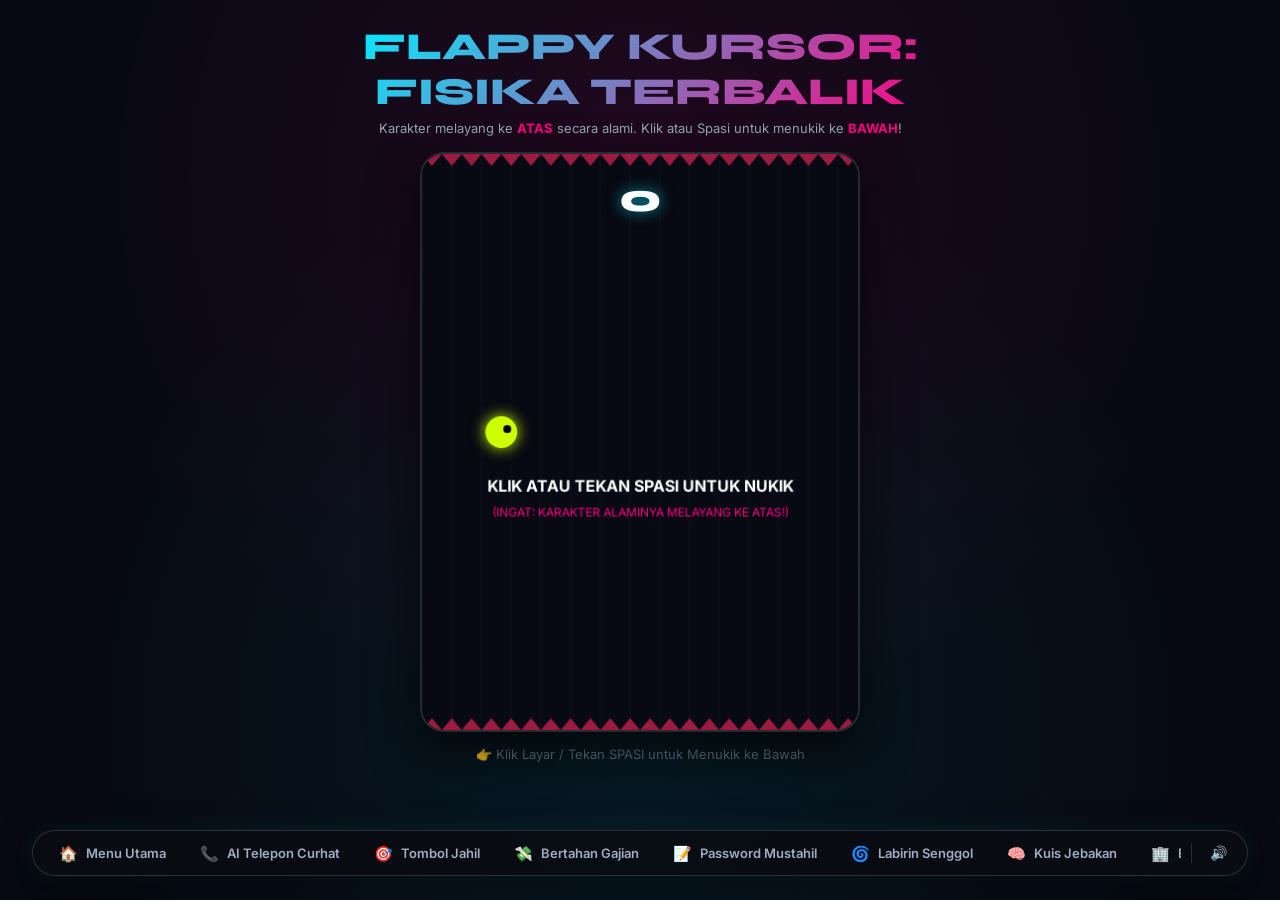
<file: flappy-game.html>
<!DOCTYPE html>
<html lang="id">
<head>
  <meta charset="UTF-8">
  <meta name="viewport" content="width=device-width, initial-scale=1.0">
  <title>Flappy Kursor: Fisika Terbalik // Flappy Rage Edition</title>
  <link rel="stylesheet" href="css/common.css">
  <link rel="stylesheet" href="css/flappy-game.css">
</head>
<body class="flappy-game-page">

  <!-- Header -->
  <header class="flappy-header">
    <h1 class="flappy-title">FLAPPY KURSOR: FISIKA TERBALIK</h1>
    <p class="flappy-desc">Karakter melayang ke <b>ATAS</b> secara alami. Klik atau Spasi untuk menukik ke <b>BAWAH</b>!</p>
  </header>

  <!-- Stage Container -->
  <main class="flappy-stage-wrapper">
    <!-- In-game HUD overlay -->
    <div class="flappy-hud-overlay">
      <div class="flappy-score-badge" id="flappyScore">0</div>
    </div>

    <!-- Fake Distraction Notification Banner -->
    <div class="fake-notification-banner" id="notifBanner">
      <div class="notif-icon">💬</div>
      <div class="notif-content">
        <h4 id="notifTitle">WhatsApp: Mama</h4>
        <p id="notifText">Kapan nikah le?</p>
      </div>
    </div>

    <!-- Canvas Arena -->
    <canvas id="flappyCanvas"></canvas>
  </main>

  <div class="flappy-controls-hint">
    👉 Klik Layar / Tekan SPASI untuk Menukik ke Bawah
  </div>

  <!-- Game Over Modal -->
  <div class="flappy-modal-overlay" id="flappyModal">
    <div class="flappy-modal-card">
      <h2>TABRAKAN MAUT! 💥</h2>
      <div class="final-score-display" id="finalScoreDisplay">0</div>
      <p id="finalDesc">Refleks bawaan lahir kebalik ya?</p>
      <button class="btn-flappy-retry" id="btnFlappyRetry">Coba Lawan Kodrat Lagi</button>
    </div>
  </div>

  <!-- Scripts -->
  <script src="js/audio-fx.js"></script>
  <script src="js/nav-bar.js"></script>
  <script src="js/flappy-game.js"></script>
</body>
</html>
</file>
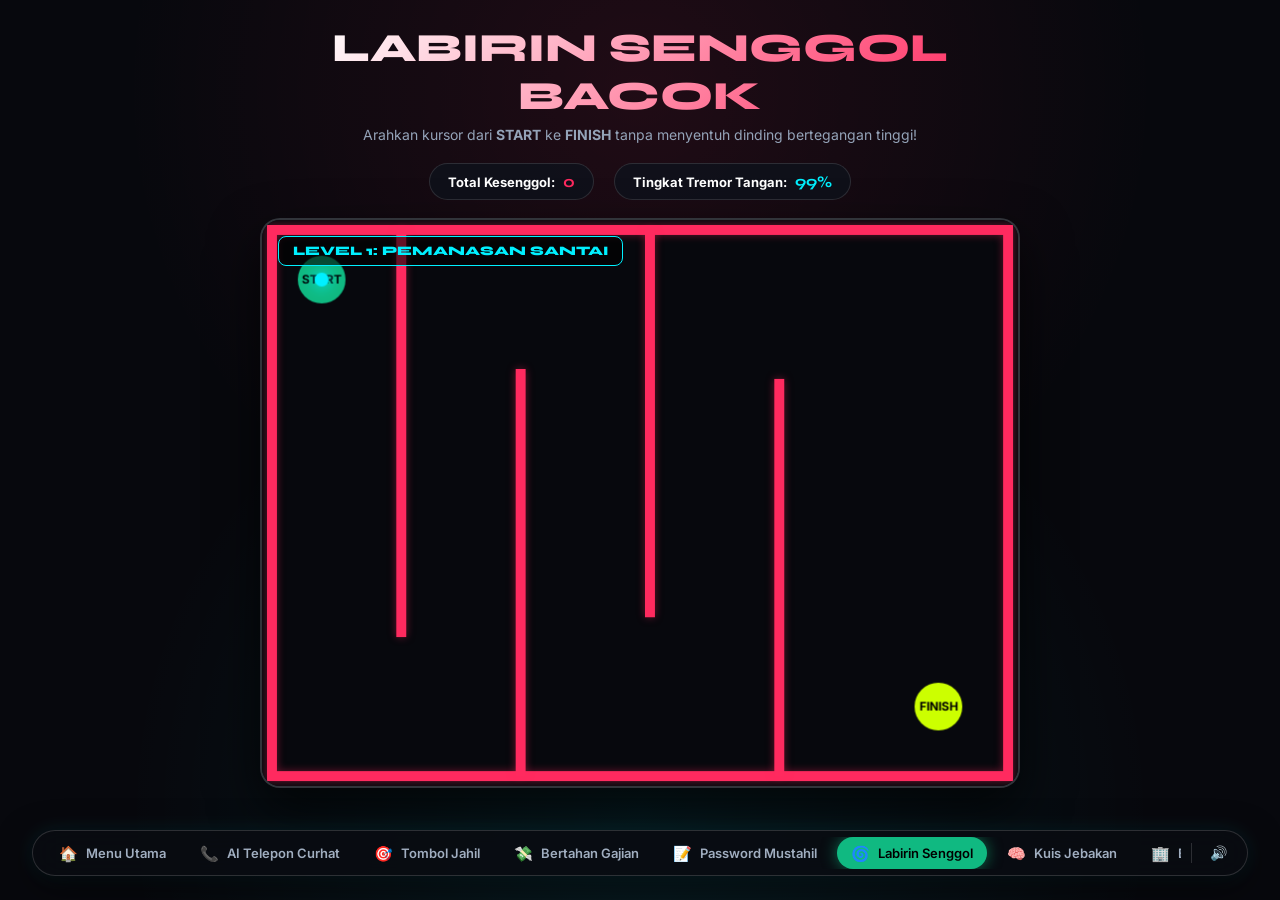
<file: maze-game.html>
<!DOCTYPE html>
<html lang="id">
<head>
  <meta charset="UTF-8">
  <meta name="viewport" content="width=device-width, initial-scale=1.0">
  <title>Labirin Senggol Bacok // Uji Kesabaran Tangan</title>
  <link rel="stylesheet" href="css/common.css">
  <link rel="stylesheet" href="css/maze-game.css">
</head>
<body class="maze-game-page">

  <!-- Header -->
  <header class="maze-header">
    <h1 class="maze-title">LABIRIN SENGGOL BACOK</h1>
    <p class="maze-desc">Arahkan kursor dari <b>START</b> ke <b>FINISH</b> tanpa menyentuh dinding bertegangan tinggi!</p>
  </header>

  <!-- HUD -->
  <aside class="maze-hud">
    <div class="maze-hud-badge">
      <span>Total Kesenggol:</span>
      <span class="val" id="failCount">0</span>
    </div>
    <div class="maze-hud-badge">
      <span>Tingkat Tremor Tangan:</span>
      <span class="val" style="color: var(--maze-cyan);">99%</span>
    </div>
  </aside>

  <!-- Arena Container -->
  <main class="maze-arena-wrapper" id="mazeArena">
    <div class="level-badge" id="levelBadge">LEVEL 1: PEMANASAN SANTAI</div>
    <div class="shock-overlay" id="shockOverlay"></div>
    <canvas id="mazeCanvas"></canvas>
  </main>

  <!-- Victory Modal -->
  <div class="maze-modal-overlay" id="mazeModal">
    <div class="maze-modal-card">
      <h2>🏆 SAKTI MANDRAGUNA!</h2>
      <p id="mazeStats">Tangan Anda seimbang bebas tremor!</p>
      <button class="btn-maze-retry" id="btnMazeRetry">Mainkan Lagi Dari Awal</button>
    </div>
  </div>

  <!-- Scripts -->
  <script src="js/audio-fx.js"></script>
  <script src="js/nav-bar.js"></script>
  <script src="js/maze-game.js"></script>
</body>
</html>
</file>
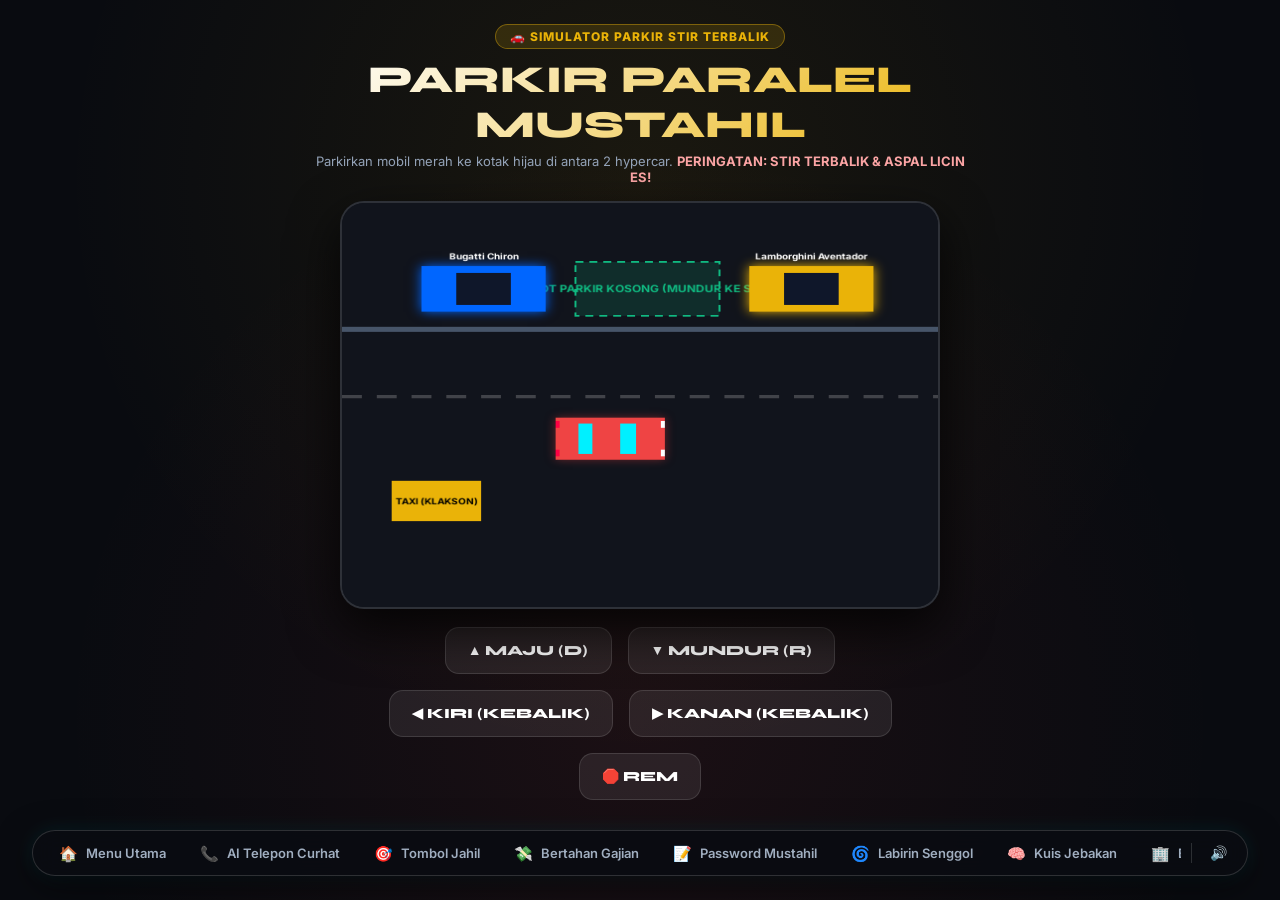
<file: parking-game.html>
<!DOCTYPE html>
<html lang="id">
<head>
  <meta charset="UTF-8">
  <meta name="viewport" content="width=device-width, initial-scale=1.0">
  <title>Parkir Paralel Paling Mustahil // Inverted Ice Parking</title>
  <link rel="stylesheet" href="css/common.css">
  <link rel="stylesheet" href="css/parking-game.css">
</head>
<body class="parking-game-page">

  <!-- Header -->
  <header class="parking-header">
    <div class="parking-badge">🚗 SIMULATOR PARKIR STIR TERBALIK</div>
    <h1 class="parking-title">PARKIR PARALEL MUSTAHIL</h1>
    <p class="parking-desc">
      Parkirkan mobil merah ke kotak hijau di antara 2 hypercar. <b>PERINGATAN: STIR TERBALIK &amp; ASPAL LICIN ES!</b>
    </p>
  </header>

  <!-- Stage Container -->
  <main class="parking-stage-wrapper">
    <div class="taxi-honk-balloon" id="taxiBalloon">TIIIN TIIIN! WOI CEPETAN!</div>
    <canvas id="parkingCanvas"></canvas>
  </main>

  <!-- Virtual Touch / Mouse Controls -->
  <div class="parking-controls-grid">
    <button class="btn-ctrl" id="btnGasD" title="Maju (Panah Atas / W)">▲ MAJU (D)</button>
    <button class="btn-ctrl" id="btnGasR" title="Mundur (Panah Bawah / S)">▼ MUNDUR (R)</button>
    <button class="btn-ctrl" id="btnSteerL" title="Belok Kiri [Akan belok KANAN]">◀ KIRI (KEBALIK)</button>
    <button class="btn-ctrl" id="btnSteerR" title="Belok Kanan [Akan belok KIRI]">▶ KANAN (KEBALIK)</button>
    <button class="btn-ctrl brake" id="btnBrake" title="Rem Tangan (Spasi)">🛑 REM</button>
  </div>

  <!-- Modal -->
  <div class="parking-modal-overlay" id="parkingModal">
    <div class="parking-modal-card" id="parkingModalCard">
      <h2 id="parkingModalTitle">HASIL PARKIR</h2>
      <p id="parkingModalDesc">Keterangan hasil parkir...</p>
      <button class="btn-parking-retry" id="btnParkingRetry">Coba Parkir Lagi</button>
    </div>
  </div>

  <!-- Scripts -->
  <script src="js/audio-fx.js"></script>
  <script src="js/nav-bar.js"></script>
  <script src="js/parking-game.js"></script>
</body>
</html>
</file>
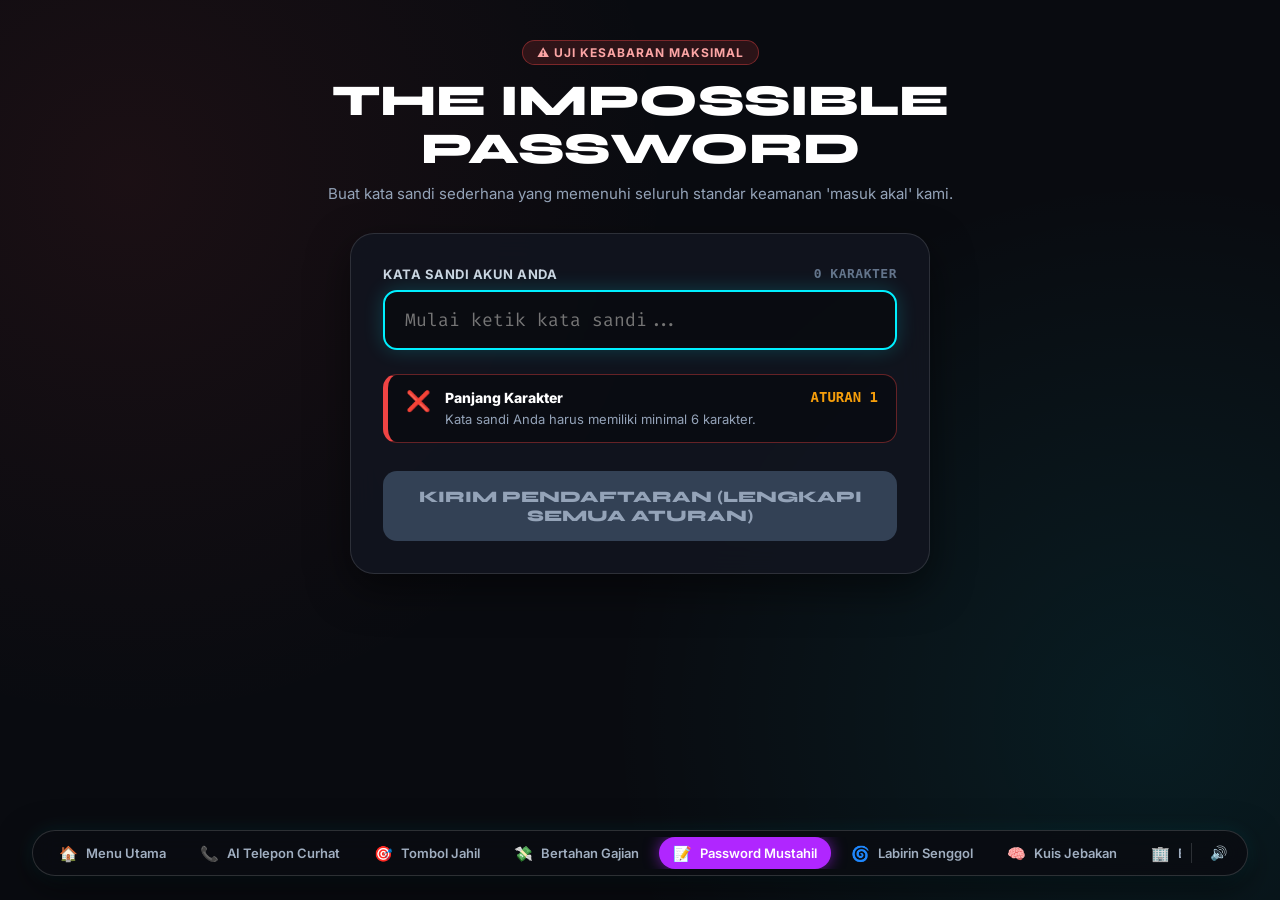
<file: password-game.html>
<!DOCTYPE html>
<html lang="id">
<head>
  <meta charset="UTF-8">
  <meta name="viewport" content="width=device-width, initial-scale=1.0">
  <title>The Impossible Password // Formulir Paling Nyebelin</title>
  <link rel="stylesheet" href="css/common.css">
  <link rel="stylesheet" href="css/password-game.css">
</head>
<body class="password-game-page">

  <!-- Header -->
  <header class="pwd-header">
    <div class="pwd-badge">⚠️ UJI KESABARAN MAKSIMAL</div>
    <h1 class="pwd-title">THE IMPOSSIBLE PASSWORD</h1>
    <p class="pwd-desc">Buat kata sandi sederhana yang memenuhi seluruh standar keamanan 'masuk akal' kami.</p>
  </header>

  <!-- Main Card -->
  <main class="pwd-form-card">
    <div class="pwd-input-group">
      <label for="pwdInput" class="pwd-label">
        <span>KATA SANDI AKUN ANDA</span>
        <span class="char-counter" id="charCounter">0 karakter</span>
      </label>
      <div class="pwd-input-wrapper">
        <input 
          type="text" 
          id="pwdInput" 
          class="pwd-input" 
          placeholder="Mulai ketik kata sandi..." 
          spellcheck="false" 
          autocomplete="off" 
          autofocus 
        />
      </div>
    </div>

    <!-- Live Rules Checklist Container -->
    <div class="rules-container" id="rulesContainer">
      <!-- Dynamic rule cards inserted here -->
    </div>

    <!-- Submit Button with Countdown -->
    <button class="btn-submit-pwd" id="submitBtn" disabled>
      KIRIM PENDAFTARAN (LENGKAPI SEMUA ATURAN)
    </button>
  </main>

  <!-- Victory Modal -->
  <div class="pwd-modal-overlay" id="pwdModal">
    <div class="pwd-modal-card">
      <h2>🎉 KEAJAIBAN DUNIA TERJADI!</h2>
      <p>
        Anda secara ajaib berhasil menciptakan kata sandi paling rumit dan mustahil dalam sejarah komputasi tanpa membuat kepala meledak!
      </p>
      <button class="btn-pwd-retry" id="retryBtn">Ulangi Dari Awal 😈</button>
    </div>
  </div>

  <!-- Scripts -->
  <script src="js/audio-fx.js"></script>
  <script src="js/nav-bar.js"></script>
  <script src="js/password-game.js"></script>
</body>
</html>
</file>
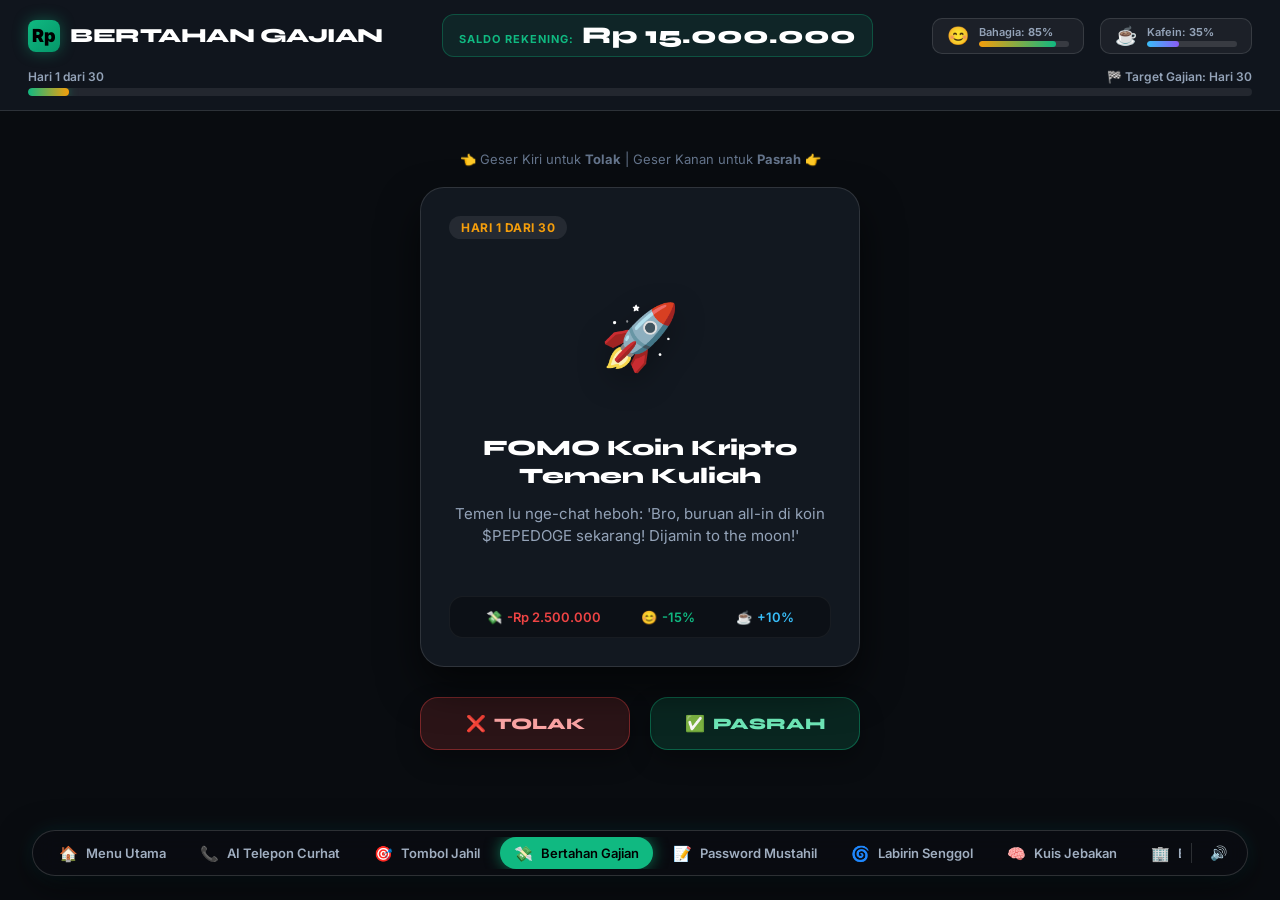
<file: payday-survival.html>
<!DOCTYPE html>
<html lang="id">
<head>
  <meta charset="UTF-8">
  <meta name="viewport" content="width=device-width, initial-scale=1.0">
  <title>Bertahan Sampai Gajian // Simulator Finansial</title>
  <link rel="stylesheet" href="css/common.css">
  <link rel="stylesheet" href="css/payday.css">
</head>
<body class="payday-page">

  <!-- Sticky Top HUD -->
  <header class="payday-topbar">
    <div class="topbar-stats-row">
      <!-- Brand -->
      <div class="payday-brand">
        <div class="payday-logo-icon">Rp</div>
        <div>
          <h1 class="payday-title">BERTAHAN GAJIAN</h1>
        </div>
      </div>

      <!-- Live Cash Balance -->
      <div class="balance-widget">
        <span class="balance-label">Saldo Rekening:</span>
        <span class="balance-amount" id="balanceAmount">Rp 15.000.000</span>
      </div>

      <!-- Live Stat Meters -->
      <div class="meters-group">
        <!-- Happiness Meter -->
        <div class="meter-card" title="Tingkat Kebahagiaan">
          <span class="meter-icon">😊</span>
          <div class="meter-info">
            <span class="meter-name">Bahagia: <b id="happinessText">85%</b></span>
            <div class="meter-track">
              <div class="meter-fill happiness" id="happinessFill" style="width: 85%;"></div>
            </div>
          </div>
        </div>

        <!-- Coffee Addiction Level -->
        <div class="meter-card" title="Tingkat Kecanduan Kopi">
          <span class="meter-icon">☕</span>
          <div class="meter-info">
            <span class="meter-name">Kafein: <b id="coffeeText">35%</b></span>
            <div class="meter-track">
              <div class="meter-fill coffee" id="coffeeFill" style="width: 35%;"></div>
            </div>
          </div>
        </div>
      </div>
    </div>

    <!-- 30-Day Timeline Progress -->
    <div class="timeline-container">
      <div class="timeline-meta">
        <span id="timelineDayLabel">Hari 1 dari 30</span>
        <span>🏁 Target Gajian: Hari 30</span>
      </div>
      <div class="timeline-track">
        <div class="timeline-fill" id="timelineFill"></div>
      </div>
    </div>
  </header>

  <!-- Main Simulator Arena -->
  <main class="simulator-arena">
    <p class="deck-instruction">
      👈 Geser Kiri untuk <b>Tolak</b> | Geser Kanan untuk <b>Pasrah</b> 👉
    </p>

    <!-- Interactive Card Deck Stack -->
    <div class="card-stack" id="cardStack">
      <!-- Dynamic swipe card renders here -->
    </div>

    <!-- Control Action Buttons -->
    <div class="action-controls-row">
      <button class="btn-choice decline" id="btnDecline" title="Tolak Pengeluaran (Panah Kiri)">
        <span>❌</span>
        <span>TOLAK</span>
      </button>
      <button class="btn-choice accept" id="btnAccept" title="Pasrah Bayar (Panah Kanan)">
        <span>✅</span>
        <span>PASRAH</span>
      </button>
    </div>
  </main>

  <!-- Game Over / Victory Modal -->
  <div class="payday-modal-overlay" id="paydayModal">
    <div class="payday-modal-card" id="modalCard">
      <div class="modal-result-icon" id="modalIcon">🎉</div>
      <h2 class="modal-result-title" id="modalTitle">GAJIAN TIBA!</h2>
      <p class="modal-result-desc" id="modalDesc">Selamat telah bertahan hidup sampai akhir bulan.</p>
      
      <div class="modal-stats-summary" id="modalSummary">
        <!-- Dynamic ending stats -->
      </div>

      <button class="btn-payday-retry" id="btnRetry">Coba Bulan Depan</button>
    </div>
  </div>

  <!-- Scripts -->
  <script src="js/audio-fx.js"></script>
  <script src="js/nav-bar.js"></script>
  <script src="js/payday.js"></script>
</body>
</html>
</file>
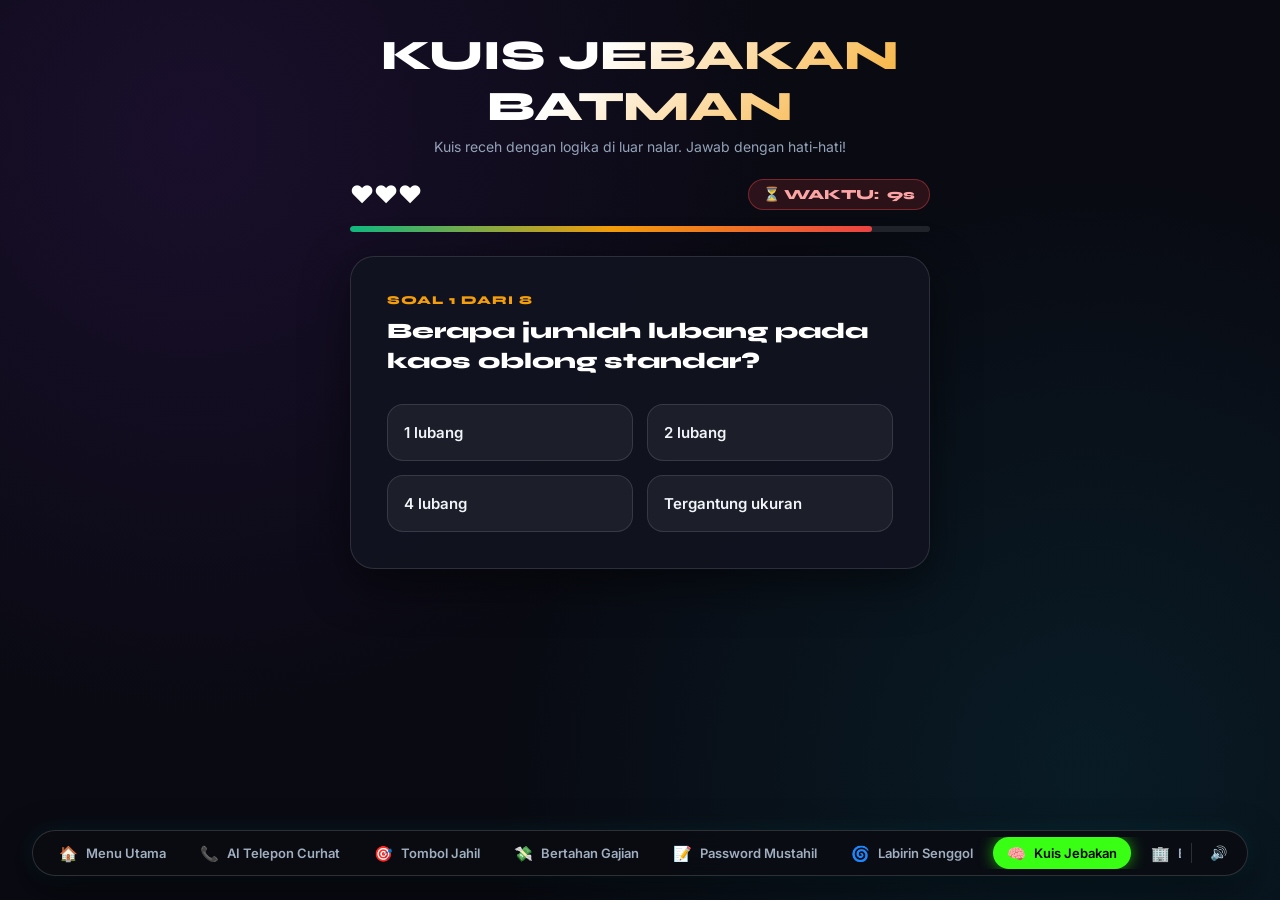
<file: quiz-game.html>
<!DOCTYPE html>
<html lang="id">
<head>
  <meta charset="UTF-8">
  <meta name="viewport" content="width=device-width, initial-scale=1.0">
  <title>Kuis Jebakan Batman // The Impossible Quiz Indo</title>
  <link rel="stylesheet" href="css/common.css">
  <link rel="stylesheet" href="css/quiz-game.css">
</head>
<body class="quiz-game-page">

  <!-- Header -->
  <header class="quiz-header">
    <h1 class="quiz-title">KUIS JEBAKAN BATMAN</h1>
    <p class="quiz-desc">Kuis receh dengan logika di luar nalar. Jawab dengan hati-hati!</p>
  </header>

  <!-- HUD (Lives & Timer) -->
  <div class="quiz-hud">
    <div class="lives-container" id="livesDisplay">❤️❤️❤️</div>
    <div class="quiz-timer-pill">
      <span>⏳ WAKTU:</span>
      <span id="timerText">10s</span>
    </div>
  </div>

  <!-- Timer Bar -->
  <div class="timer-bar-track">
    <div class="timer-bar-fill" id="timerBar"></div>
  </div>

  <!-- Question Stage Card -->
  <main class="quiz-card">
    <div class="question-num-tag" id="qNumTag">SOAL 1 DARI 8</div>
    <div class="question-text" id="questionText">Memuat pertanyaan...</div>
    <div class="choices-grid" id="choicesContainer">
      <!-- Dynamic choice buttons inserted here -->
    </div>
  </main>

  <!-- Game Over / Victory Modal -->
  <div class="quiz-modal-overlay" id="quizModal">
    <div class="quiz-modal-card" id="quizModalCard">
      <h2 id="quizModalTitle">GAME OVER</h2>
      <p id="quizModalDesc">Nyawa Anda telah habis.</p>
      <button class="btn-quiz-retry" id="btnQuizRetry">Coba Lagi Dari Awal</button>
    </div>
  </div>

  <!-- Scripts -->
  <script src="js/audio-fx.js"></script>
  <script src="js/nav-bar.js"></script>
  <script src="js/quiz-game.js"></script>
</body>
</html>
</file>
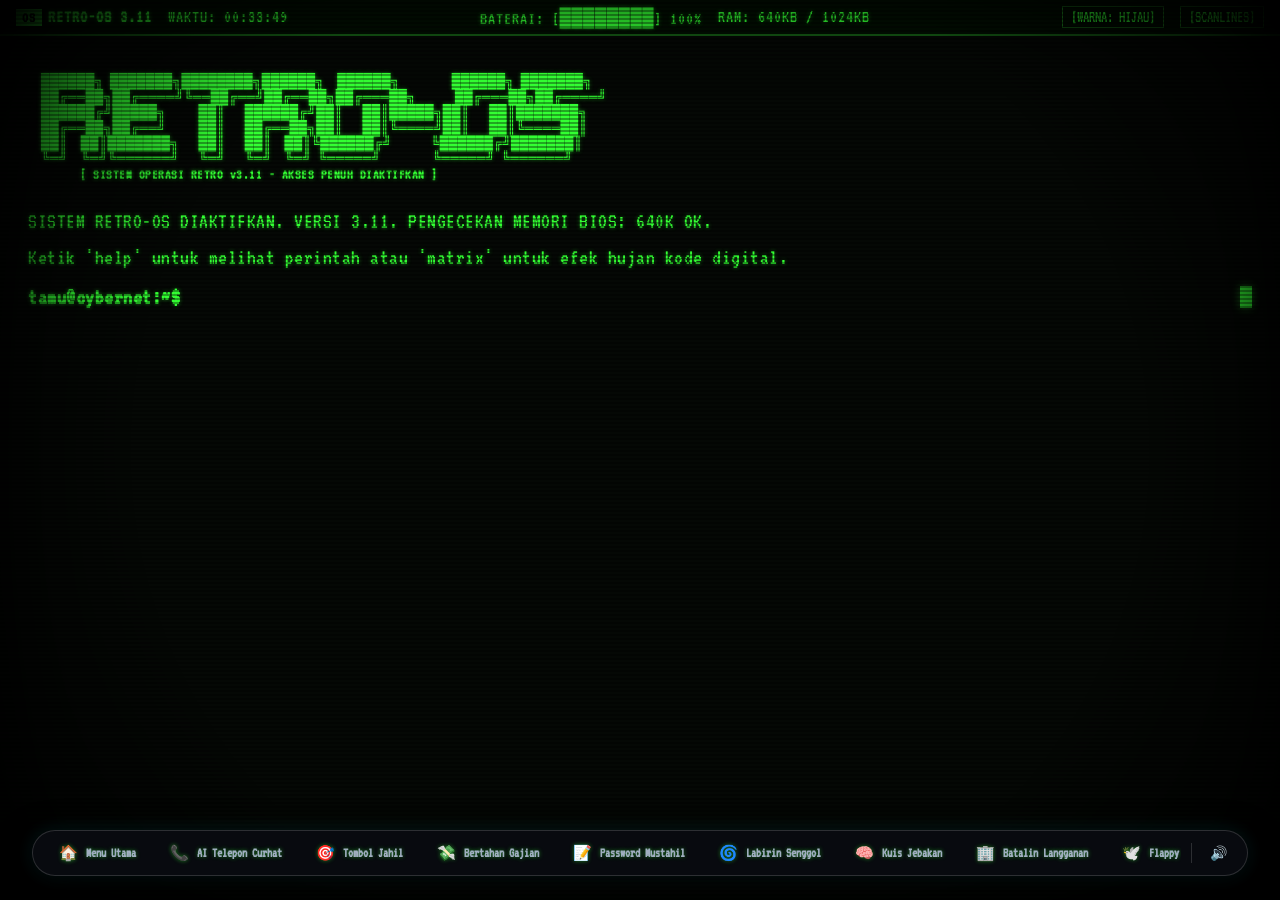
<file: terminal.html>
<!DOCTYPE html>
<html lang="id">
<head>
  <meta charset="UTF-8">
  <meta name="viewport" content="width=device-width, initial-scale=1.0">
  <title>RETRO-OS v3.11 // Terminal CLI</title>
  <link rel="stylesheet" href="css/common.css">
  <link rel="stylesheet" href="css/terminal.css">
</head>
<body class="terminal-page">

  <!-- CRT Monitor Container -->
  <div class="crt-container flicker" id="crtContainer">
    <div class="crt-scanlines"></div>
    <div class="crt-vignette"></div>

    <!-- Top OS Menu Bar -->
    <header class="os-topbar">
      <div class="topbar-left">
        <div class="os-brand">
          <span class="pixel-badge">OS</span>
          <span>RETRO-OS 3.11</span>
        </div>
        <span id="osClock">WAKTU: 00:00:00</span>
      </div>

      <div class="topbar-center">
        <span id="osBattery">BATERAI: [████████] 98%</span>
        <span>RAM: 640KB / 1024KB</span>
      </div>

      <div class="topbar-right">
        <button class="topbar-btn" id="themeToggleBtn" title="Ganti Palet Warna Layar">[WARNA: HIJAU]</button>
        <button class="topbar-btn" id="scanToggleBtn" title="Aktifkan / Matikan Scanlines">[SCANLINES]</button>
      </div>
    </header>

    <!-- Main Terminal CLI Screen -->
    <main class="terminal-main" id="terminalMain">
      <div class="terminal-history" id="terminalHistory">
        <!-- Lines inserted dynamically -->
      </div>

      <!-- Active Input Row -->
      <div class="terminal-input-row">
        <span class="prompt-symbol">tamu@cybernet:~$</span>
        <div class="terminal-input-wrapper">
          <input 
            type="text" 
            id="terminalInput" 
            class="terminal-input" 
            spellcheck="false" 
            autocomplete="off" 
            autofocus 
          />
          <span class="terminal-cursor" id="terminalCursor"></span>
        </div>
      </div>
    </main>
  </div>

  <!-- Fullscreen Matrix Rain Canvas -->
  <canvas id="matrixCanvas"></canvas>
  <div class="matrix-exit-hint" id="matrixExitHint">[TEKAN ESC ATAU KLIK LAYAR UNTUK KELUAR]</div>

  <!-- Scripts -->
  <script src="js/audio-fx.js"></script>
  <script src="js/nav-bar.js"></script>
  <script src="js/terminal.js"></script>
</body>
</html>
</file>
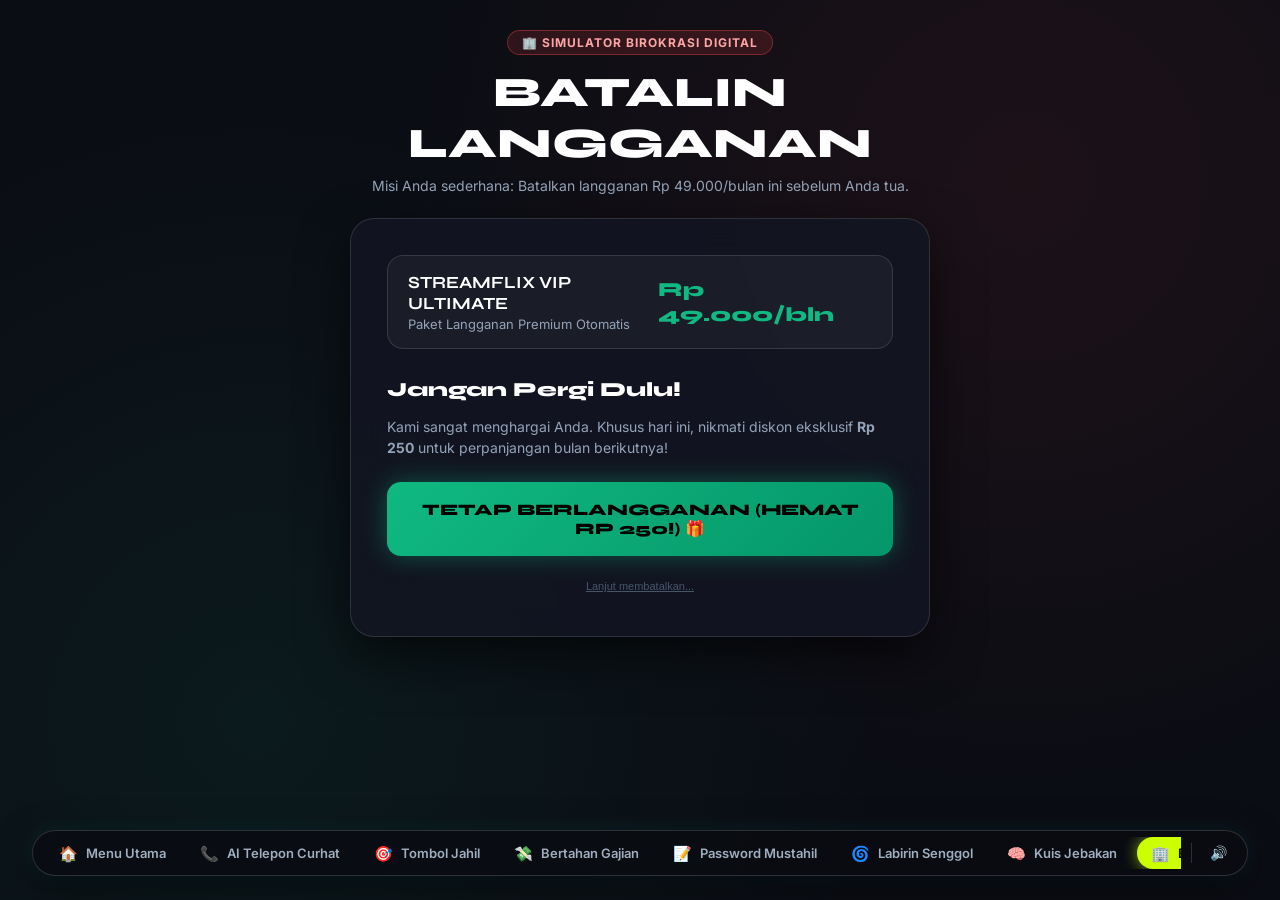
<file: unsubscribe-game.html>
<!DOCTYPE html>
<html lang="id">
<head>
  <meta charset="UTF-8">
  <meta name="viewport" content="width=device-width, initial-scale=1.0">
  <title>Simulator Batalin Langganan // The Cancel Nightmare</title>
  <link rel="stylesheet" href="css/common.css">
  <link rel="stylesheet" href="css/unsubscribe-game.css">
</head>
<body class="unsub-game-page">

  <!-- Header -->
  <header class="unsub-header">
    <div class="unsub-badge">🏢 SIMULATOR BIROKRASI DIGITAL</div>
    <h1 class="unsub-title">BATALIN LANGGANAN</h1>
    <p class="unsub-desc">Misi Anda sederhana: Batalkan langganan Rp 49.000/bulan ini sebelum Anda tua.</p>
  </header>

  <!-- Portal Container -->
  <main class="portal-card">
    <!-- Plan Summary Box -->
    <div class="plan-summary-box">
      <div class="plan-info">
        <h3>STREAMFLIX VIP ULTIMATE</h3>
        <p>Paket Langganan Premium Otomatis</p>
      </div>
      <div class="plan-price">Rp 49.000/bln</div>
    </div>

    <!-- Step 1: Diskon & Tombol Kamuflase -->
    <div class="unsub-step active" id="step1">
      <h2 class="step-heading">Jangan Pergi Dulu!</h2>
      <p class="step-text">
        Kami sangat menghargai Anda. Khusus hari ini, nikmati diskon eksklusif <b>Rp 250</b> untuk perpanjangan bulan berikutnya!
      </p>
      <button class="btn-keep-sub" id="btnStay1">
        TETAP BERLANGGANAN (HEMAT RP 250!) 🎁
      </button>
      <button class="btn-hidden-cancel" id="btnCancel1">
        Lanjut membatalkan...
      </button>
    </div>

    <!-- Step 2: Checkbox Logika Terbalik -->
    <div class="unsub-step" id="step2">
      <h2 class="step-heading">Konfirmasi Alasan Pembatalan</h2>
      <p class="step-text">
        Harap centang persetujuan berikut dengan teliti untuk memproses permohonan Anda:
      </p>
      <div class="reverse-checkbox-list">
        <label class="reverse-label">
          <input type="checkbox" id="cb1">
          <span>Centang jika Anda <b>TIDAK ingin TIDAK membatalkan</b> langganan ini.</span>
        </label>
        <label class="reverse-label">
          <input type="checkbox" id="cb2">
          <span>Centang jika Anda <b>SETUJU untuk TIDAK melanjutkan</b> penolakan pembatalan.</span>
        </label>
        <label class="reverse-label">
          <input type="checkbox" id="cb3">
          <span>Centang jika Anda <b>INGIN tetap berlangganan</b> seumur hidup.</span>
        </label>
      </div>
      <button class="btn-keep-sub" id="btnConfirmStep2">
        KIRIM KONFIRMASI ALASAN ➔
      </button>
    </div>

    <!-- Step 3: Guilt Trip Kucing Menangis -->
    <div class="unsub-step" id="step3">
      <div class="cat-guilt-wrapper">
        <div class="cat-emoji-visual">😿</div>
        <p class="cat-quote">"Apakah kamu tega membuat maskot kucing kami menangis kelaparan di jalanan?"</p>
      </div>
      <h2 class="step-heading" style="text-align:center;">Pikirkan Kembali!</h2>
      <p class="step-text" style="text-align:center;">
        Jika Anda berhenti, 1 maskot kucing kantor kami akan kehilangan jatah pakan salmon mingguannya.
      </p>
      <button class="btn-keep-sub" id="btnGuiltStay">
        SAYA PUNYA HATI, BATALKAN NIAT BERHENTI ❤️
      </button>
      <button class="btn-hidden-cancel" id="btnColdHeart" style="color: #ef4444;">
        Saya berhati dingin, tetap lanjutkan pembatalan 💀
      </button>
    </div>

    <!-- Step 4: Customer Service Bot Ping-Pong -->
    <div class="unsub-step" id="step4">
      <h2 class="step-heading">Antrean Layanan Pelanggan</h2>
      <div class="cs-chat-box">
        <div class="cs-bubble">
          <b>CS Bot:</b> Halo! Permintaan pembatalan Anda telah kami terima ke dalam sistem.
        </div>
        <div class="cs-bubble">
          <b>CS Bot:</b> Saat ini Anda berada di nomor antrean ke-<span class="cs-queue-counter">1.428</span>. Estimasi waktu verifikasi: <b>42 hari kerja</b>.
        </div>
      </div>
      <button class="btn-final-kill" id="btnFinalKill">
        KONFIRMASI AKHIR PEMBATALAN SEKARANG
      </button>
    </div>
  </main>

  <!-- Victory Modal -->
  <div class="unsub-modal-overlay" id="unsubModal">
    <div class="unsub-modal-card">
      <h2>🎉 SELAMAT! ANDA MERDEKA!</h2>
      <p>
        Hebat sekali! Anda adalah <b>0.001%</b> manusia di bumi yang berhasil mengalahkan trik birokrasi manipulatif dan sukses membatalkan langganan digital!
      </p>
      <button class="btn-unsub-retry" id="btnUnsubRetry">Langganan Lagi Aja 😈</button>
    </div>
  </div>

  <!-- Scripts -->
  <script src="js/audio-fx.js"></script>
  <script src="js/nav-bar.js"></script>
  <script src="js/unsubscribe-game.js"></script>
</body>
</html>
</file>
<file: css/common.css>
@import url('https://fonts.googleapis.com/css2?family=Fira+Code:wght@400;500;700&family=Inter:wght@300;400;600;800;900&family=Press+Start+2P&family=Syne:wght@700;800;900&family=VT323&display=swap');

:root {
  --font-mono: 'VT323', 'Fira Code', monospace;
  --font-sans: 'Inter', -apple-system, BlinkMacSystemFont, sans-serif;
  --font-display: 'Syne', sans-serif;
  --font-pixel: 'Press Start 2P', monospace;
  
  --bg-dark: #090a0f;
  --panel-bg: rgba(18, 20, 29, 0.85);
  --border-color: rgba(255, 255, 255, 0.12);
  
  --neon-green: #39ff14;
  --neon-amber: #ffb000;
  --neon-cyan: #00f0ff;
  --neon-purple: #b026ff;
  --neon-acid: #ccff00;
  --neon-red: #ff2a5f;
}

* {
  box-sizing: border-box;
  margin: 0;
  padding: 0;
}

html, body {
  width: 100%;
  height: 100%;
  background-color: var(--bg-dark);
  color: #fff;
  font-family: var(--font-sans);
  overflow-x: hidden;
}

/* Universal Floating Switcher Dock */
.showcase-dock {
  position: fixed;
  bottom: 24px;
  left: 50%;
  transform: translateX(-50%);
  z-index: 99999;
  display: flex;
  align-items: center;
  gap: 8px;
  background: rgba(10, 12, 18, 0.88);
  backdrop-filter: blur(16px);
  -webkit-backdrop-filter: blur(16px);
  border: 1px solid rgba(255, 255, 255, 0.15);
  padding: 6px 12px;
  border-radius: 9999px;
  box-shadow: 0 10px 35px rgba(0, 0, 0, 0.6), 0 0 20px rgba(0, 240, 255, 0.1);
  transition: all 0.3s cubic-bezier(0.16, 1, 0.3, 1);
  user-select: none;
  max-width: 95vw;
}

.dock-scroll-wrapper {
  display: flex;
  align-items: center;
  gap: 6px;
  overflow-x: auto;
  scrollbar-width: none; /* Firefox */
}

.dock-scroll-wrapper::-webkit-scrollbar {
  display: none; /* Chrome/Safari */
}

.showcase-dock:hover {
  border-color: rgba(255, 255, 255, 0.3);
  box-shadow: 0 14px 40px rgba(0, 0, 0, 0.75), 0 0 25px rgba(0, 240, 255, 0.2);
}

.dock-item {
  display: flex;
  align-items: center;
  gap: 8px;
  padding: 8px 14px;
  border-radius: 9999px;
  color: #a0aec0;
  text-decoration: none;
  font-size: 13px;
  font-weight: 600;
  transition: all 0.2s ease;
  white-space: nowrap;
}

.dock-item span.icon {
  font-size: 15px;
  line-height: 1;
}

.dock-item:hover {
  color: #fff;
  background: rgba(255, 255, 255, 0.08);
}

.dock-item.active {
  color: #000;
  background: #fff;
  box-shadow: 0 0 15px rgba(255, 255, 255, 0.4);
}

.dock-item.active.terminal-theme {
  background: var(--neon-green);
  color: #000;
  box-shadow: 0 0 15px rgba(57, 255, 20, 0.6);
}

.dock-item.active.button-theme {
  background: var(--neon-purple);
  color: #fff;
  box-shadow: 0 0 15px rgba(176, 38, 255, 0.6);
}

.dock-item.active.payday-theme {
  background: #10b981;
  color: #000;
  box-shadow: 0 0 15px rgba(16, 185, 129, 0.6);
}

.dock-item.active.cyberpunk-theme {
  background: var(--neon-acid);
  color: #000;
  box-shadow: 0 0 15px rgba(204, 255, 0, 0.6);
}

.dock-divider {
  width: 1px;
  height: 20px;
  background: rgba(255, 255, 255, 0.15);
  margin: 0 2px;
}

.dock-sound-btn {
  background: transparent;
  border: none;
  color: #a0aec0;
  cursor: pointer;
  padding: 8px;
  border-radius: 50%;
  display: flex;
  align-items: center;
  justify-content: center;
  font-size: 14px;
  transition: all 0.2s ease;
}

.dock-sound-btn:hover {
  color: #fff;
  background: rgba(255, 255, 255, 0.1);
}

.dock-sound-btn.muted {
  opacity: 0.5;
}

@media (max-width: 768px) {
  .showcase-dock {
    bottom: 12px;
    padding: 4px 6px;
    max-width: 95vw;
    overflow-x: auto;
  }
  .dock-item {
    padding: 6px 10px;
    font-size: 11px;
    gap: 5px;
  }
  .dock-item span.text {
    display: none;
  }
  .dock-item span.icon {
    font-size: 16px;
  }
}
</file>
<file: css/hub.css>
/* Master Showcase Hub Styling */

:root {
  --hub-bg: #08090e;
  --hub-surface: rgba(18, 20, 30, 0.75);
  --hub-border: rgba(255, 255, 255, 0.1);
}

body.hub-page {
  background-color: var(--hub-bg);
  background-image: 
    radial-gradient(circle at 20% 20%, rgba(57, 255, 20, 0.05) 0%, transparent 40%),
    radial-gradient(circle at 80% 30%, rgba(176, 38, 255, 0.08) 0%, transparent 45%),
    radial-gradient(circle at 50% 80%, rgba(0, 240, 255, 0.06) 0%, transparent 50%);
  color: #fff;
  font-family: 'Inter', sans-serif;
  min-height: 100vh;
  margin: 0;
  padding: 0;
  overflow-x: hidden;
}

/* Master Hub Header */
.hub-header {
  text-align: center;
  padding: 70px 24px 40px;
  max-width: 900px;
  margin: 0 auto;
}

.hub-badge {
  display: inline-flex;
  align-items: center;
  gap: 8px;
  background: rgba(255, 255, 255, 0.06);
  border: 1px solid var(--hub-border);
  padding: 6px 16px;
  border-radius: 999px;
  font-size: 13px;
  font-weight: 700;
  color: #a0aec0;
  text-transform: uppercase;
  letter-spacing: 1px;
  margin-bottom: 20px;
}

.hub-badge-dot {
  width: 8px;
  height: 8px;
  background: #00f0ff;
  border-radius: 50%;
  box-shadow: 0 0 8px #00f0ff;
}

.hub-title {
  font-family: 'Syne', sans-serif;
  font-size: clamp(38px, 5vw, 64px);
  font-weight: 900;
  line-height: 1.05;
  letter-spacing: -1.5px;
  margin-bottom: 18px;
  background: linear-gradient(135deg, #ffffff 40%, #94a3b8 100%);
  -webkit-background-clip: text;
  -webkit-text-fill-color: transparent;
}

.hub-title span.glow {
  background: linear-gradient(135deg, #00f0ff, #b026ff);
  -webkit-background-clip: text;
  -webkit-text-fill-color: transparent;
}

.hub-desc {
  font-size: 18px;
  color: #94a3b8;
  line-height: 1.6;
  max-width: 680px;
  margin: 0 auto;
}

/* Showcase Grid of 8 Experiences */
.showcase-grid-section {
  max-width: 1240px;
  margin: 20px auto 120px;
  padding: 0 24px;
}

.hub-category-header {
  margin: 40px 0 20px;
  display: flex;
  align-items: center;
  gap: 16px;
}

.hub-category-header h2 {
  font-family: 'Syne', sans-serif;
  font-size: 24px;
  font-weight: 900;
  text-transform: uppercase;
  color: #fff;
  letter-spacing: -0.5px;
  white-space: nowrap;
}

.hub-category-header::after {
  content: '';
  flex: 1;
  height: 1px;
  background: var(--hub-border);
}

.hub-grid {
  display: grid;
  grid-template-columns: repeat(2, 1fr);
  gap: 28px;
  margin-bottom: 50px;
}

.showcase-card {
  background: var(--hub-surface);
  backdrop-filter: blur(16px);
  -webkit-backdrop-filter: blur(16px);
  border: 1px solid var(--hub-border);
  border-radius: 24px;
  padding: 32px;
  display: flex;
  flex-direction: column;
  justify-content: space-between;
  position: relative;
  overflow: hidden;
  transition: all 0.3s cubic-bezier(0.16, 1, 0.3, 1);
  box-shadow: 0 10px 30px rgba(0, 0, 0, 0.4);
}

.showcase-card:hover {
  transform: translateY(-6px);
  border-color: rgba(255, 255, 255, 0.25);
  box-shadow: 0 20px 50px rgba(0, 0, 0, 0.6);
}

/* Color themed borders on hover */
.showcase-card.card-terminal:hover {
  border-color: rgba(57, 255, 20, 0.6);
  box-shadow: 0 20px 50px rgba(57, 255, 20, 0.15);
}
.showcase-card.card-button:hover {
  border-color: rgba(176, 38, 255, 0.6);
  box-shadow: 0 20px 50px rgba(176, 38, 255, 0.2);
}
.showcase-card.card-payday:hover {
  border-color: rgba(16, 185, 129, 0.6);
  box-shadow: 0 20px 50px rgba(16, 185, 129, 0.2);
}
.showcase-card.card-cyberpunk:hover {
  border-color: rgba(204, 255, 0, 0.6);
  box-shadow: 0 20px 50px rgba(204, 255, 0, 0.2);
}

.card-top-meta {
  display: flex;
  justify-content: space-between;
  align-items: center;
  margin-bottom: 20px;
}

.card-tag {
  font-family: 'VT323', monospace;
  font-size: 16px;
  padding: 4px 10px;
  border-radius: 6px;
  letter-spacing: 1px;
}

.card-terminal .card-tag {
  background: rgba(57, 255, 20, 0.12);
  color: #39ff14;
  border: 1px solid rgba(57, 255, 20, 0.3);
}
.card-button .card-tag {
  background: rgba(176, 38, 255, 0.15);
  color: #d884ff;
  border: 1px solid rgba(176, 38, 255, 0.3);
}
.card-payday .card-tag {
  background: rgba(16, 185, 129, 0.12);
  color: #10b981;
  border: 1px solid rgba(16, 185, 129, 0.3);
}
.card-cyberpunk .card-tag {
  background: rgba(204, 255, 0, 0.12);
  color: #ccff00;
  border: 1px solid rgba(204, 255, 0, 0.3);
}

.card-num {
  font-family: 'Syne', sans-serif;
  font-size: 20px;
  font-weight: 800;
  color: #4a5568;
}

.card-heading {
  font-family: 'Syne', sans-serif;
  font-size: 26px;
  font-weight: 800;
  color: #fff;
  margin-bottom: 12px;
  line-height: 1.2;
}

.card-paragraph {
  font-size: 15px;
  color: #94a3b8;
  line-height: 1.6;
  margin-bottom: 24px;
}

.card-feature-pills {
  display: flex;
  flex-wrap: wrap;
  gap: 8px;
  margin-bottom: 28px;
}

.feature-pill {
  background: rgba(255, 255, 255, 0.05);
  border: 1px solid rgba(255, 255, 255, 0.08);
  padding: 5px 12px;
  border-radius: 999px;
  font-size: 12px;
  font-weight: 600;
  color: #cbd5e1;
}

.card-cta-btn {
  display: inline-flex;
  align-items: center;
  justify-content: center;
  gap: 10px;
  padding: 15px 24px;
  border-radius: 14px;
  font-family: 'Syne', sans-serif;
  font-weight: 800;
  font-size: 15px;
  text-decoration: none;
  transition: all 0.2s ease;
}

.card-terminal .card-cta-btn {
  background: #39ff14;
  color: #000;
}
.card-terminal .card-cta-btn:hover {
  background: #fff;
  box-shadow: 0 0 25px rgba(57, 255, 20, 0.6);
}

.card-button .card-cta-btn {
  background: linear-gradient(135deg, #b026ff, #00f0ff);
  color: #fff;
}
.card-button .card-cta-btn:hover {
  box-shadow: 0 0 25px rgba(176, 38, 255, 0.6);
  transform: translateY(-2px);
}

.card-payday .card-cta-btn {
  background: #10b981;
  color: #000;
}
.card-payday .card-cta-btn:hover {
  background: #34d399;
  box-shadow: 0 0 25px rgba(16, 185, 129, 0.6);
}

.card-cyberpunk .card-cta-btn {
  background: #ccff00;
  color: #000;
}
.card-cyberpunk .card-cta-btn:hover {
  background: #fff;
  box-shadow: 0 0 25px rgba(204, 255, 0, 0.6);
}

@media (max-width: 900px) {
  .hub-grid {
    grid-template-columns: 1fr;
  }
}
</file>
<file: css/ai-call.css>
/* AI Phone Call Simulation - Teman Curhat & Gombal Stylesheet */

:root {
  --call-bg: #090d16;
  --call-card-bg: rgba(18, 24, 38, 0.85);
  --call-border: rgba(255, 255, 255, 0.08);
  --call-primary: #10b981;
  --call-danger: #ef4444;
  --call-accent: #00f0ff;
  --call-glow: #ff007f;
  --call-text: #f8fafc;
  --call-subtext: #94a3b8;
  --call-gold: #f59e0b;
}

* {
  box-sizing: border-box;
  margin: 0;
  padding: 0;
}

body.ai-call-page {
  background-color: var(--call-bg);
  background-image: 
    radial-gradient(circle at 50% 15%, rgba(0, 240, 255, 0.12) 0%, transparent 60%),
    radial-gradient(circle at 80% 80%, rgba(255, 0, 127, 0.08) 0%, transparent 50%),
    linear-gradient(180deg, #090d16 0%, #05070c 100%);
  color: var(--call-text);
  font-family: 'Inter', -apple-system, BlinkMacSystemFont, 'Segoe UI', Roboto, sans-serif;
  min-height: 100vh;
  display: flex;
  flex-direction: column;
  align-items: center;
  justify-content: flex-start;
  padding: 24px 16px 120px;
  overflow-x: hidden;
  position: relative;
}

/* Background Ambient Glow */
body.ai-call-page::before {
  content: '';
  position: fixed;
  top: 0; left: 0; right: 0; bottom: 0;
  background: radial-gradient(circle at center, transparent 40%, rgba(0, 0, 0, 0.7) 100%);
  pointer-events: none;
  z-index: 1;
}

/* Header Container */
.call-header {
  text-align: center;
  margin-bottom: 24px;
  position: relative;
  z-index: 5;
  max-width: 600px;
}

.call-badge {
  display: inline-flex;
  align-items: center;
  gap: 8px;
  padding: 6px 14px;
  background: rgba(16, 185, 129, 0.12);
  border: 1px solid rgba(16, 185, 129, 0.35);
  border-radius: 999px;
  font-size: 11px;
  font-weight: 700;
  letter-spacing: 0.1em;
  color: #34d399;
  text-transform: uppercase;
  margin-bottom: 12px;
}

.call-pulse-dot {
  width: 8px;
  height: 8px;
  background-color: #10b981;
  border-radius: 50%;
  box-shadow: 0 0 10px #10b981;
  animation: callPulse 1.4s infinite;
}

@keyframes callPulse {
  0% { transform: scale(0.9); opacity: 0.7; }
  50% { transform: scale(1.3); opacity: 1; }
  100% { transform: scale(0.9); opacity: 0.7; }
}

.call-title {
  font-family: 'Syne', sans-serif;
  font-size: clamp(26px, 4.5vw, 38px);
  font-weight: 900;
  background: linear-gradient(135deg, #fff 40%, var(--call-accent) 80%, var(--call-glow) 100%);
  -webkit-background-clip: text;
  -webkit-text-fill-color: transparent;
  margin-bottom: 6px;
}

.call-subtitle {
  font-size: 14px;
  color: var(--call-subtext);
  line-height: 1.5;
}

/* Smartphone Container Mockup */
.phone-container {
  width: 100%;
  max-width: 440px;
  background: var(--call-card-bg);
  border: 1px solid var(--call-border);
  backdrop-filter: blur(24px);
  border-radius: 40px;
  box-shadow: 
    0 25px 60px rgba(0, 0, 0, 0.7),
    0 0 0 1px rgba(255, 255, 255, 0.05),
    inset 0 1px 1px rgba(255, 255, 255, 0.15);
  padding: 32px 24px 28px;
  display: flex;
  flex-direction: column;
  align-items: center;
  position: relative;
  z-index: 5;
  transition: transform 0.3s ease, box-shadow 0.3s ease;
}

/* Phone Speaker Notch */
.phone-speaker-notch {
  width: 60px;
  height: 5px;
  background: rgba(255, 255, 255, 0.15);
  border-radius: 999px;
  margin-bottom: 24px;
}

/* Caller Profile Section */
.caller-profile {
  display: flex;
  flex-direction: column;
  align-items: center;
  text-align: center;
  margin-bottom: 20px;
}

.avatar-wrapper {
  position: relative;
  width: 120px;
  height: 120px;
  margin-bottom: 16px;
}

.avatar-halo {
  position: absolute;
  top: -10px; left: -10px; right: -10px; bottom: -10px;
  border-radius: 50%;
  background: radial-gradient(circle, rgba(0, 240, 255, 0.35) 0%, transparent 70%);
  animation: haloPulse 2.5s infinite ease-in-out;
  pointer-events: none;
}

@keyframes haloPulse {
  0% { transform: scale(0.95); opacity: 0.4; }
  50% { transform: scale(1.15); opacity: 0.85; }
  100% { transform: scale(0.95); opacity: 0.4; }
}

.avatar-circle {
  width: 100%;
  height: 100%;
  border-radius: 50%;
  background: linear-gradient(135deg, #1e293b 0%, #0f172a 100%);
  border: 3px solid rgba(0, 240, 255, 0.4);
  display: flex;
  justify-content: center;
  align-items: center;
  font-size: 54px;
  box-shadow: 0 10px 30px rgba(0, 0, 0, 0.5);
  position: relative;
  z-index: 2;
  transition: border-color 0.3s, transform 0.3s;
}

.avatar-circle.is-talking {
  border-color: var(--call-glow);
  box-shadow: 0 0 35px rgba(255, 0, 127, 0.6);
  animation: avatarBounce 0.4s infinite alternate ease-in-out;
}

@keyframes avatarBounce {
  0% { transform: scale(1); }
  100% { transform: scale(1.05); }
}

.caller-name {
  font-family: 'Syne', sans-serif;
  font-size: 22px;
  font-weight: 800;
  letter-spacing: -0.02em;
  color: #fff;
  margin-bottom: 4px;
}

.call-status {
  font-size: 13px;
  color: #10b981;
  font-weight: 600;
  letter-spacing: 0.04em;
  display: flex;
  align-items: center;
  gap: 6px;
}

.call-status.calling {
  color: #f59e0b;
  animation: blinkStatus 1s infinite alternate;
}

.call-status.ended {
  color: #ef4444;
}

@keyframes blinkStatus {
  from { opacity: 0.5; }
  to { opacity: 1; }
}

/* Soundwave Visualizer Canvas */
.soundwave-box {
  width: 100%;
  height: 52px;
  background: rgba(0, 0, 0, 0.25);
  border-radius: 14px;
  border: 1px solid rgba(255, 255, 255, 0.05);
  display: flex;
  justify-content: center;
  align-items: center;
  margin-bottom: 18px;
  overflow: hidden;
}

#soundwaveCanvas {
  width: 100%;
  height: 100%;
}

/* Live Caption / Subtitles Box */
.caption-card {
  width: 100%;
  min-height: 110px;
  max-height: 150px;
  background: rgba(13, 18, 30, 0.7);
  border: 1px solid rgba(255, 255, 255, 0.08);
  border-radius: 20px;
  padding: 16px 18px;
  display: flex;
  flex-direction: column;
  justify-content: flex-start;
  margin-bottom: 20px;
  overflow-y: auto;
  position: relative;
}

.caption-label {
  font-size: 10px;
  font-weight: 800;
  color: var(--call-accent);
  letter-spacing: 0.1em;
  text-transform: uppercase;
  margin-bottom: 6px;
  display: flex;
  align-items: center;
  gap: 6px;
}

.caption-text {
  font-size: 14px;
  line-height: 1.55;
  color: #e2e8f0;
  word-break: break-word;
}

/* Quick Topic Pills */
.topic-pills-container {
  width: 100%;
  margin-bottom: 20px;
}

.topic-header {
  font-size: 11px;
  font-weight: 700;
  color: var(--call-subtext);
  text-transform: uppercase;
  letter-spacing: 0.05em;
  margin-bottom: 10px;
  display: flex;
  justify-content: space-between;
  align-items: center;
}

.topic-chips {
  display: flex;
  flex-wrap: wrap;
  gap: 8px;
}

.chip-btn {
  background: rgba(255, 255, 255, 0.05);
  border: 1px solid rgba(255, 255, 255, 0.1);
  color: #cbd5e1;
  font-size: 12px;
  font-weight: 600;
  padding: 7px 12px;
  border-radius: 999px;
  cursor: pointer;
  transition: all 0.2s ease;
  user-select: none;
}

.chip-btn:hover {
  background: rgba(0, 240, 255, 0.15);
  border-color: var(--call-accent);
  color: #fff;
  transform: translateY(-1px);
}

.chip-btn:active {
  transform: scale(0.96);
}

/* Custom Text Chat Form */
.call-input-row {
  width: 100%;
  display: flex;
  gap: 8px;
  margin-bottom: 24px;
}

.call-input {
  flex: 1;
  background: rgba(10, 15, 26, 0.85);
  border: 1px solid rgba(255, 255, 255, 0.12);
  border-radius: 999px;
  padding: 10px 16px;
  color: #fff;
  font-size: 13px;
  outline: none;
  transition: border-color 0.2s;
}

.call-input:focus {
  border-color: var(--call-accent);
  box-shadow: 0 0 10px rgba(0, 240, 255, 0.25);
}

.call-send-btn {
  background: linear-gradient(135deg, var(--call-accent) 0%, #0284c7 100%);
  color: #04101d;
  border: none;
  font-weight: 800;
  font-size: 14px;
  padding: 0 16px;
  border-radius: 999px;
  cursor: pointer;
  transition: transform 0.15s;
}

.call-send-btn:hover {
  transform: scale(1.04);
}

/* Phone Action Controls (Keypad Row) */
.phone-controls-row {
  display: flex;
  justify-content: center;
  align-items: center;
  gap: 22px;
  width: 100%;
  margin-top: 4px;
}

.ctrl-btn {
  width: 54px;
  height: 54px;
  border-radius: 50%;
  background: rgba(255, 255, 255, 0.08);
  border: 1px solid rgba(255, 255, 255, 0.12);
  color: #fff;
  font-size: 20px;
  display: flex;
  flex-direction: column;
  justify-content: center;
  align-items: center;
  cursor: pointer;
  transition: all 0.2s;
}

.ctrl-btn:hover {
  background: rgba(255, 255, 255, 0.15);
  transform: translateY(-2px);
}

.ctrl-btn.active {
  background: rgba(0, 240, 255, 0.25);
  border-color: var(--call-accent);
  color: var(--call-accent);
}

.ctrl-label {
  font-size: 9px;
  font-weight: 600;
  color: var(--call-subtext);
  margin-top: 4px;
}

/* Big Call Buttons */
.call-btn-main {
  width: 68px;
  height: 68px;
  border-radius: 50%;
  border: none;
  color: #fff;
  font-size: 28px;
  display: flex;
  justify-content: center;
  align-items: center;
  cursor: pointer;
  box-shadow: 0 12px 25px rgba(0, 0, 0, 0.4);
  transition: transform 0.2s, box-shadow 0.2s;
}

.call-btn-main:hover {
  transform: scale(1.08);
}

.call-btn-main:active {
  transform: scale(0.95);
}

.btn-end-call {
  background: linear-gradient(135deg, #ef4444 0%, #dc2626 100%);
  box-shadow: 0 8px 24px rgba(239, 68, 68, 0.4);
}

.btn-start-call {
  background: linear-gradient(135deg, #10b981 0%, #059669 100%);
  box-shadow: 0 8px 24px rgba(16, 185, 129, 0.4);
}

/* Mic Active Listening Pulsing */
.ctrl-btn.mic-listening {
  background: rgba(239, 68, 68, 0.25) !important;
  border-color: #ef4444 !important;
  color: #ef4444 !important;
  animation: micPulse 1.2s infinite;
}

@keyframes micPulse {
  0% { transform: scale(1); box-shadow: 0 0 0 0 rgba(239, 68, 68, 0.7); }
  70% { transform: scale(1.1); box-shadow: 0 0 0 12px rgba(239, 68, 68, 0); }
  100% { transform: scale(1); box-shadow: 0 0 0 0 rgba(239, 68, 68, 0); }
}

/* Responsiveness */
@media (max-width: 480px) {
  .phone-container {
    padding: 24px 18px 20px;
    border-radius: 32px;
  }
  .avatar-wrapper {
    width: 100px;
    height: 100px;
  }
  .avatar-circle {
    font-size: 44px;
  }
  .phone-controls-row {
    gap: 14px;
  }
  .ctrl-btn {
    width: 48px;
    height: 48px;
    font-size: 18px;
  }
  .call-btn-main {
    width: 62px;
    height: 62px;
    font-size: 24px;
  }
}
</file>
<file: css/button-game.css>
/* Impossible Button Game - Modern Minimalist Obsidian, Electric Purple & Cyan */

:root {
  --game-bg: #07080d;
  --game-surface: rgba(18, 20, 32, 0.7);
  --game-border: rgba(255, 255, 255, 0.1);
  --electric-purple: #b026ff;
  --bright-cyan: #00f0ff;
  --neon-pink: #ff007f;
}

body.button-game-page {
  background-color: var(--game-bg);
  background-image: 
    radial-gradient(circle at 50% 20%, rgba(176, 38, 255, 0.12) 0%, transparent 60%),
    radial-gradient(circle at 80% 80%, rgba(0, 240, 255, 0.08) 0%, transparent 50%);
  color: #fff;
  min-height: 100vh;
  position: relative;
  overflow: hidden;
  font-family: 'Inter', sans-serif;
  user-select: none;
}

/* Background subtle grid */
.game-grid-bg {
  position: absolute;
  top: 0;
  left: 0;
  width: 100%;
  height: 100%;
  background-size: 40px 40px;
  background-image: 
    linear-gradient(to right, rgba(255, 255, 255, 0.03) 1px, transparent 1px),
    linear-gradient(to bottom, rgba(255, 255, 255, 0.03) 1px, transparent 1px);
  pointer-events: none;
}

/* Header & Title */
.game-header {
  position: absolute;
  top: 28px;
  left: 36px;
  z-index: 20;
}

.game-title {
  font-family: 'Syne', sans-serif;
  font-size: 32px;
  font-weight: 900;
  letter-spacing: -0.5px;
  background: linear-gradient(135deg, #fff 30%, var(--bright-cyan) 80%, var(--electric-purple) 100%);
  -webkit-background-clip: text;
  -webkit-text-fill-color: transparent;
  display: flex;
  align-items: center;
  gap: 12px;
}

.game-subtitle {
  font-size: 14px;
  color: #8a99ad;
  margin-top: 4px;
}

/* HUD / Scoreboard Widget */
.game-hud {
  position: absolute;
  top: 28px;
  right: 36px;
  z-index: 20;
  display: flex;
  gap: 16px;
}

.hud-card {
  background: var(--game-surface);
  backdrop-filter: blur(16px);
  -webkit-backdrop-filter: blur(16px);
  border: 1px solid var(--game-border);
  padding: 12px 20px;
  border-radius: 16px;
  box-shadow: 0 8px 30px rgba(0, 0, 0, 0.4);
  min-width: 150px;
}

.hud-label {
  font-size: 11px;
  text-transform: uppercase;
  letter-spacing: 1px;
  color: #718096;
  font-weight: 700;
  margin-bottom: 4px;
}

.hud-val {
  font-size: 26px;
  font-weight: 800;
  color: var(--bright-cyan);
  font-family: 'Syne', sans-serif;
}

.rage-bar-wrapper {
  width: 100%;
  height: 6px;
  background: rgba(255, 255, 255, 0.1);
  border-radius: 999px;
  margin-top: 8px;
  overflow: hidden;
}

.rage-bar-fill {
  height: 100%;
  width: 0%;
  background: linear-gradient(90deg, #10b981, #f59e0b, #ff0055);
  border-radius: 999px;
  transition: width 0.3s ease, background 0.3s ease;
}

.rage-text {
  font-size: 12px;
  font-weight: 600;
  color: #a0aec0;
  margin-top: 4px;
}

/* Play Area Container */
.play-arena {
  width: 100vw;
  height: 100vh;
  position: relative;
}

/* Center Stage CTA Button */
.troll-btn-wrapper {
  position: absolute;
  top: 50%;
  left: 50%;
  transform: translate(-50%, -50%);
  transition: transform 0.18s cubic-bezier(0.2, 0.8, 0.2, 1);
  z-index: 50;
}

.troll-btn {
  position: relative;
  background: linear-gradient(135deg, #b026ff 0%, #ff007f 100%);
  color: #fff;
  font-family: 'Syne', sans-serif;
  font-size: 20px;
  font-weight: 800;
  padding: 20px 42px;
  border-radius: 999px;
  border: none;
  cursor: pointer;
  box-shadow: 
    0 0 25px rgba(176, 38, 255, 0.6), 
    0 10px 40px rgba(0, 0, 0, 0.6),
    inset 0 2px 4px rgba(255, 255, 255, 0.4);
  transition: all 0.15s ease;
  white-space: nowrap;
  letter-spacing: 0.5px;
}

.troll-btn::before {
  content: '';
  position: absolute;
  top: -3px;
  left: -3px;
  right: -3px;
  bottom: -3px;
  border-radius: 999px;
  background: linear-gradient(135deg, var(--bright-cyan), var(--electric-purple), var(--neon-pink));
  z-index: -1;
  filter: blur(8px);
  opacity: 0.8;
  animation: pulseGlow 2s infinite alternate;
}

@keyframes pulseGlow {
  0% { opacity: 0.6; transform: scale(0.98); }
  100% { opacity: 1; transform: scale(1.03); }
}

/* Floating Mocking Speech Bubbles */
.speech-bubble {
  position: absolute;
  background: rgba(18, 20, 32, 0.92);
  backdrop-filter: blur(12px);
  -webkit-backdrop-filter: blur(12px);
  color: #fff;
  border: 1px solid rgba(0, 240, 255, 0.4);
  padding: 10px 18px;
  border-radius: 20px;
  border-bottom-left-radius: 4px;
  font-size: 14px;
  font-weight: 700;
  box-shadow: 0 10px 30px rgba(0, 0, 0, 0.5), 0 0 15px rgba(0, 240, 255, 0.25);
  pointer-events: none;
  z-index: 60;
  animation: floatFade 2.4s forwards cubic-bezier(0.16, 1, 0.3, 1);
  white-space: nowrap;
  transform-origin: bottom left;
}

@keyframes floatFade {
  0% {
    opacity: 0;
    transform: translateY(12px) scale(0.8);
  }
  15% {
    opacity: 1;
    transform: translateY(0) scale(1);
  }
  80% {
    opacity: 1;
    transform: translateY(-20px) scale(1);
  }
  100% {
    opacity: 0;
    transform: translateY(-35px) scale(0.9);
  }
}

/* Screen Shake Effect for high rage */
@keyframes screenRageShake {
  0% { transform: translate(0, 0) rotate(0deg); }
  20% { transform: translate(-4px, 4px) rotate(-0.5deg); }
  40% { transform: translate(4px, -4px) rotate(0.5deg); }
  60% { transform: translate(-3px, 2px) rotate(-0.3deg); }
  80% { transform: translate(3px, -2px) rotate(0.3deg); }
  100% { transform: translate(0, 0) rotate(0deg); }
}

.body-shake {
  animation: screenRageShake 0.25s infinite ease-in-out;
}

/* Victory Modal */
.victory-modal-overlay {
  display: none;
  position: fixed;
  top: 0;
  left: 0;
  width: 100vw;
  height: 100vh;
  background: rgba(0, 0, 0, 0.85);
  backdrop-filter: blur(12px);
  z-index: 9999;
  justify-content: center;
  align-items: center;
}

.victory-card {
  background: #121422;
  border: 2px solid var(--bright-cyan);
  border-radius: 28px;
  padding: 40px 48px;
  max-width: 480px;
  text-align: center;
  box-shadow: 0 0 60px rgba(0, 240, 255, 0.4);
  animation: popIn 0.4s cubic-bezier(0.16, 1, 0.3, 1);
}

@keyframes popIn {
  0% { transform: scale(0.7); opacity: 0; }
  100% { transform: scale(1); opacity: 1; }
}

.victory-card h2 {
  font-family: 'Syne', sans-serif;
  font-size: 32px;
  color: var(--bright-cyan);
  margin-bottom: 12px;
}

.victory-card p {
  color: #cbd5e1;
  font-size: 16px;
  line-height: 1.6;
  margin-bottom: 24px;
}

.btn-restart {
  background: linear-gradient(135deg, var(--electric-purple), var(--bright-cyan));
  color: #fff;
  border: none;
  padding: 14px 32px;
  border-radius: 999px;
  font-weight: bold;
  font-size: 16px;
  cursor: pointer;
  box-shadow: 0 4px 20px rgba(176, 38, 255, 0.5);
}

@media (max-width: 768px) {
  .game-header {
    top: 16px;
    left: 20px;
  }
  .game-hud {
    top: 80px;
    right: 20px;
    left: 20px;
    justify-content: space-between;
  }
  .hud-card {
    min-width: 120px;
    padding: 8px 14px;
  }
  .troll-btn {
    font-size: 16px;
    padding: 16px 28px;
  }
}
</file>
<file: css/cowboy-game.css>
/* Uji Refleks Koboi Cabut Pistol Styling */

:root {
  --cowboy-sand: #181310;
  --cowboy-surface: rgba(28, 22, 18, 0.9);
  --cowboy-border: rgba(245, 158, 11, 0.25);
  --cowboy-amber: #f59e0b;
  --cowboy-red: #ef4444;
  --cowboy-green: #10b981;
}

body.cowboy-game-page {
  background-color: var(--cowboy-sand);
  background-image: 
    radial-gradient(circle at 50% 20%, rgba(245, 158, 11, 0.12) 0%, transparent 60%),
    radial-gradient(circle at 50% 90%, rgba(239, 68, 68, 0.08) 0%, transparent 60%);
  color: #fff;
  font-family: 'Inter', sans-serif;
  min-height: 100vh;
  margin: 0;
  padding: 24px 20px 100px;
  display: flex;
  flex-direction: column;
  align-items: center;
  user-select: none;
  overflow-x: hidden;
}

/* Header */
.cowboy-header {
  text-align: center;
  max-width: 650px;
  margin-bottom: 20px;
}

.cowboy-badge {
  display: inline-block;
  background: rgba(245, 158, 11, 0.15);
  border: 1px solid rgba(245, 158, 11, 0.4);
  color: var(--cowboy-amber);
  padding: 4px 14px;
  border-radius: 999px;
  font-size: 12px;
  font-weight: 800;
  letter-spacing: 1px;
  text-transform: uppercase;
  margin-bottom: 10px;
}

.cowboy-title {
  font-family: 'Syne', sans-serif;
  font-size: clamp(26px, 4vw, 42px);
  font-weight: 900;
  background: linear-gradient(135deg, #fff, var(--cowboy-amber));
  -webkit-background-clip: text;
  -webkit-text-fill-color: transparent;
  margin-bottom: 6px;
}

.cowboy-desc {
  font-size: 14px;
  color: #a8a29e;
}

/* HUD (Lives & Round) */
.cowboy-hud {
  display: flex;
  justify-content: space-between;
  align-items: center;
  max-width: 640px;
  width: 100%;
  margin-bottom: 18px;
}

.cowboy-lives {
  font-size: 24px;
  letter-spacing: 2px;
}

.cowboy-round-badge {
  background: rgba(0, 0, 0, 0.4);
  border: 1px solid var(--cowboy-border);
  padding: 6px 16px;
  border-radius: 999px;
  font-family: 'Syne', sans-serif;
  font-size: 13px;
  font-weight: 800;
  color: var(--cowboy-amber);
}

/* Duel Stage Arena */
.duel-arena {
  position: relative;
  width: 100%;
  max-width: 640px;
  height: 380px;
  background: #120e0b;
  border: 2px solid var(--cowboy-border);
  border-radius: 24px;
  box-shadow: 0 20px 50px rgba(0, 0, 0, 0.8);
  display: flex;
  flex-direction: column;
  justify-content: space-between;
  padding: 30px;
  cursor: pointer;
  overflow: hidden;
  transition: background-color 0.1s ease;
}

.duel-arena.fire-now {
  background-color: #064e3b;
  border-color: var(--cowboy-green);
  box-shadow: 0 0 60px rgba(16, 185, 129, 0.6);
}

.duel-arena.shock-red {
  background-color: #7f1d1d;
  border-color: var(--cowboy-red);
}

/* Stage Atmosphere */
.duel-sun {
  position: absolute;
  top: 20px;
  left: 50%;
  transform: translateX(-50%);
  width: 80px;
  height: 80px;
  background: radial-gradient(circle, var(--cowboy-amber) 30%, transparent 70%);
  border-radius: 50%;
  opacity: 0.6;
}

.duel-ground {
  position: absolute;
  bottom: 0;
  left: 0;
  width: 100%;
  height: 60px;
  background: #1c140e;
  border-top: 1px solid rgba(245, 158, 11, 0.3);
}

/* Gunslingers Row */
.gunslingers-row {
  position: relative;
  display: flex;
  justify-content: space-between;
  align-items: flex-end;
  height: 100%;
  z-index: 5;
  padding-bottom: 20px;
}

.cowboy-sprite {
  display: flex;
  flex-direction: column;
  align-items: center;
  gap: 8px;
  transition: transform 0.2s ease;
}

.cowboy-avatar {
  font-size: 64px;
  filter: drop-shadow(0 10px 10px rgba(0, 0, 0, 0.5));
}

.cowboy-name {
  font-family: 'Syne', sans-serif;
  font-size: 13px;
  font-weight: 800;
  color: #cbd5e1;
}

/* Center Signal Indicator Box */
.signal-box {
  position: absolute;
  top: 45%;
  left: 50%;
  transform: translate(-50%, -50%);
  text-align: center;
  z-index: 10;
  pointer-events: none;
}

.signal-text {
  font-family: 'Syne', sans-serif;
  font-size: 32px;
  font-weight: 900;
  color: #fff;
  letter-spacing: 1px;
  text-shadow: 0 4px 15px rgba(0, 0, 0, 0.8);
}

.signal-subtext {
  font-size: 13px;
  color: #a8a29e;
  margin-top: 6px;
}

/* Click Arena Trigger CTA */
.duel-click-hint {
  margin-top: 16px;
  font-size: 14px;
  font-weight: 700;
  color: var(--cowboy-amber);
  text-align: center;
}

/* Result Modal */
.cowboy-modal-overlay {
  display: none;
  position: fixed;
  top: 0; left: 0; width: 100vw; height: 100vh;
  background: rgba(0, 0, 0, 0.88);
  backdrop-filter: blur(14px);
  z-index: 9999;
  justify-content: center;
  align-items: center;
  padding: 20px;
}

.cowboy-modal-card {
  background: #181310;
  border: 2px solid var(--cowboy-amber);
  border-radius: 28px;
  padding: 40px;
  max-width: 480px;
  width: 100%;
  text-align: center;
  box-shadow: 0 0 60px rgba(245, 158, 11, 0.3);
  animation: popIn 0.35s ease;
}

.cowboy-modal-card.defeat {
  border-color: var(--cowboy-red);
  box-shadow: 0 0 60px rgba(239, 68, 68, 0.4);
}

.cowboy-modal-card h2 {
  font-family: 'Syne', sans-serif;
  font-size: 30px;
  margin-bottom: 12px;
}

.cowboy-modal-card p {
  color: #a8a29e;
  font-size: 15px;
  line-height: 1.6;
  margin-bottom: 24px;
}

.btn-cowboy-retry {
  background: linear-gradient(135deg, var(--cowboy-amber), #ea580c);
  color: #000;
  font-family: 'Syne', sans-serif;
  font-weight: 900;
  padding: 15px 36px;
  border-radius: 999px;
  border: none;
  cursor: pointer;
  font-size: 15px;
}
</file>
<file: css/cyberpunk.css>
/* Streetwear / Dark Cyberpunk Brutalist Portfolio */

:root {
  --cyber-black: #060709;
  --cyber-dark: #0e1015;
  --cyber-card: #12151c;
  --cyber-acid: #ccff00;
  --cyber-acid-glow: rgba(204, 255, 0, 0.4);
  --cyber-blue: #0055ff;
  --cyber-cyan: #00f0ff;
  --cyber-border: rgba(255, 255, 255, 0.15);
  --cyber-grid: rgba(255, 255, 255, 0.04);
}

body.cyberpunk-page {
  background-color: var(--cyber-black);
  color: #fff;
  font-family: 'Inter', sans-serif;
  margin: 0;
  padding: 0;
  overflow-x: hidden;
  position: relative;
  cursor: none; /* custom cursor will be active */
}

/* Custom Minimal Cyberpunk Crosshair Cursor */
.custom-cursor-dot {
  position: fixed;
  top: 0;
  left: 0;
  width: 6px;
  height: 6px;
  background: var(--cyber-acid);
  border-radius: 50%;
  pointer-events: none;
  z-index: 999999;
  transform: translate(-50%, -50%);
  transition: transform 0.05s ease;
}

.custom-cursor-ring {
  position: fixed;
  top: 0;
  left: 0;
  width: 32px;
  height: 32px;
  border: 1px solid var(--cyber-acid);
  border-radius: 50%;
  pointer-events: none;
  z-index: 999998;
  transform: translate(-50%, -50%);
  transition: width 0.2s ease, height 0.2s ease, border-color 0.2s ease, background 0.2s ease;
  box-shadow: 0 0 10px rgba(204, 255, 0, 0.2);
}

.custom-cursor-ring.active-hover {
  width: 54px;
  height: 54px;
  background: rgba(204, 255, 0, 0.12);
  border-color: #fff;
}

/* Blueprint / Wireframe Grid Overlay (toggleable) */
.cyber-blueprint-grid {
  position: fixed;
  top: 0;
  left: 0;
  width: 100vw;
  height: 100vh;
  background-image: 
    linear-gradient(to right, var(--cyber-grid) 1px, transparent 1px),
    linear-gradient(to bottom, var(--cyber-grid) 1px, transparent 1px);
  background-size: 40px 40px;
  pointer-events: none;
  z-index: 1;
}

body.wireframe-mode .cyber-blueprint-grid {
  --cyber-grid: rgba(204, 255, 0, 0.15);
  background-size: 20px 20px;
}

/* Overdrive Mode (High Saturation & Contrast) */
body.overdrive-mode {
  filter: contrast(125%) saturate(140%);
}

/* Top Brutalist Status Bar */
.cyber-topbar {
  border-bottom: 1px solid var(--cyber-border);
  padding: 12px 32px;
  display: flex;
  justify-content: space-between;
  align-items: center;
  font-family: 'VT323', monospace;
  font-size: 16px;
  letter-spacing: 1px;
  color: #8a99ad;
  background: rgba(6, 7, 9, 0.9);
  position: sticky;
  top: 0;
  z-index: 100;
  backdrop-filter: blur(10px);
}

.topbar-tag {
  display: flex;
  align-items: center;
  gap: 8px;
}

.live-pulse {
  width: 8px;
  height: 8px;
  background: var(--cyber-acid);
  border-radius: 50%;
  box-shadow: 0 0 8px var(--cyber-acid);
  animation: pulseRate 1.5s infinite;
}

@keyframes pulseRate {
  0% { transform: scale(0.9); opacity: 0.6; }
  50% { transform: scale(1.3); opacity: 1; }
  100% { transform: scale(0.9); opacity: 0.6; }
}

/* Hero Section */
.cyber-hero {
  padding: 60px 32px 40px;
  max-width: 1300px;
  margin: 0 auto;
  display: grid;
  grid-template-columns: 1.3fr 0.9fr;
  gap: 48px;
  align-items: center;
  position: relative;
  z-index: 2;
}

.hero-meta-label {
  font-family: 'VT323', monospace;
  font-size: 18px;
  color: var(--cyber-acid);
  letter-spacing: 2px;
  margin-bottom: 12px;
  display: block;
}

.hero-headline {
  font-family: 'Syne', sans-serif;
  font-size: clamp(42px, 6vw, 76px);
  font-weight: 900;
  line-height: 0.95;
  text-transform: uppercase;
  letter-spacing: -2px;
  margin-bottom: 24px;
}

.hero-headline span.highlight {
  color: var(--cyber-acid);
  text-decoration: underline;
  text-decoration-thickness: 4px;
}

.hero-headline span.outline {
  -webkit-text-stroke: 1.5px #fff;
  -webkit-text-fill-color: transparent;
}

.hero-description {
  font-size: 16px;
  color: #94a3b8;
  line-height: 1.6;
  max-width: 520px;
  margin-bottom: 30px;
}

.hero-cta-group {
  display: flex;
  gap: 16px;
  flex-wrap: wrap;
}

.btn-cyber-primary {
  background: var(--cyber-acid);
  color: #000;
  font-family: 'Syne', sans-serif;
  font-weight: 900;
  font-size: 15px;
  padding: 14px 28px;
  text-transform: uppercase;
  letter-spacing: 1px;
  border: none;
  cursor: pointer;
  clip-path: polygon(0 0, calc(100% - 12px) 0, 100% 12px, 100% 100%, 12px 100%, 0 calc(100% - 12px));
  transition: all 0.2s ease;
}

.btn-cyber-primary:hover {
  background: #fff;
  transform: translateY(-2px);
  box-shadow: 0 0 25px var(--cyber-acid-glow);
}

.btn-cyber-outline {
  background: transparent;
  color: #fff;
  border: 1px solid var(--cyber-border);
  font-family: 'Syne', sans-serif;
  font-weight: 800;
  font-size: 15px;
  padding: 14px 24px;
  text-transform: uppercase;
  letter-spacing: 1px;
  cursor: pointer;
  transition: all 0.2s ease;
}

.btn-cyber-outline:hover {
  border-color: var(--cyber-acid);
  color: var(--cyber-acid);
}

/* Distorted Glitch Photo Frame */
.glitch-frame-container {
  position: relative;
  width: 100%;
  aspect-ratio: 4 / 5;
  background: var(--cyber-dark);
  border: 1px solid var(--cyber-border);
  overflow: hidden;
  box-shadow: 0 20px 50px rgba(0, 0, 0, 0.8);
}

.glitch-frame-container::before {
  content: 'FIG. 009 // OPERATOR PORTRAIT';
  position: absolute;
  top: 12px;
  left: 14px;
  font-family: 'VT323', monospace;
  font-size: 14px;
  color: var(--cyber-acid);
  z-index: 10;
  letter-spacing: 1px;
}

.glitch-frame-container::after {
  content: 'BARCODE [||||| ||| ||||||]';
  position: absolute;
  bottom: 12px;
  right: 14px;
  font-family: 'VT323', monospace;
  font-size: 14px;
  color: #64748b;
  z-index: 10;
}

.glitch-canvas-photo {
  width: 100%;
  height: 100%;
  object-fit: cover;
  display: block;
  filter: grayscale(80%) contrast(120%);
  transition: filter 0.3s;
}

.glitch-frame-container:hover .glitch-canvas-photo {
  filter: grayscale(0%) contrast(130%);
}

/* Holographic Glitch lines */
.glitch-slice-bar {
  position: absolute;
  left: 0;
  width: 100%;
  height: 4px;
  background: var(--cyber-acid);
  opacity: 0;
  pointer-events: none;
}

/* Bento Grid Layout Section */
.cyber-bento-section {
  max-width: 1300px;
  margin: 40px auto 120px;
  padding: 0 32px;
  position: relative;
  z-index: 2;
}

.bento-section-header {
  font-family: 'Syne', sans-serif;
  font-size: 28px;
  font-weight: 900;
  text-transform: uppercase;
  margin-bottom: 24px;
  display: flex;
  align-items: center;
  gap: 12px;
}

.bento-section-header::after {
  content: '';
  flex: 1;
  height: 1px;
  background: var(--cyber-border);
}

.bento-grid {
  display: grid;
  grid-template-columns: repeat(12, 1fr);
  gap: 20px;
}

.bento-card {
  background: var(--cyber-card);
  border: 1px solid var(--cyber-border);
  padding: 24px;
  position: relative;
  overflow: hidden;
  transition: border-color 0.25s, transform 0.25s;
}

.bento-card:hover {
  border-color: rgba(204, 255, 0, 0.6);
  transform: translateY(-3px);
}

/* Module 1: Live Music Player (span 6) */
.bento-music {
  grid-column: span 6;
  display: flex;
  flex-direction: column;
  justify-content: space-between;
}

.bento-card-title {
  font-family: 'Syne', sans-serif;
  font-size: 16px;
  font-weight: 800;
  text-transform: uppercase;
  color: #fff;
  display: flex;
  justify-content: space-between;
  align-items: center;
  margin-bottom: 16px;
}

.track-info-row {
  display: flex;
  align-items: center;
  gap: 16px;
  margin-bottom: 18px;
}

.music-play-btn {
  width: 52px;
  height: 52px;
  background: var(--cyber-acid);
  color: #000;
  border-radius: 50%;
  border: none;
  font-size: 20px;
  display: flex;
  align-items: center;
  justify-content: center;
  cursor: pointer;
  transition: transform 0.2s;
}

.music-play-btn:hover {
  transform: scale(1.08);
}

.track-details h4 {
  font-family: 'VT323', monospace;
  font-size: 20px;
  color: #fff;
  letter-spacing: 1px;
}

.track-details p {
  font-size: 12px;
  color: #8a99ad;
}

#visualizerCanvas {
  width: 100%;
  height: 60px;
  background: rgba(0, 0, 0, 0.4);
  border: 1px solid rgba(255, 255, 255, 0.08);
}

/* Module 2: Code Commit Status (span 6) */
.bento-commits {
  grid-column: span 6;
}

.commit-timeline {
  display: flex;
  flex-direction: column;
  gap: 12px;
  margin-top: 12px;
}

.commit-entry {
  display: flex;
  align-items: flex-start;
  gap: 12px;
  padding: 10px 14px;
  background: rgba(0, 0, 0, 0.3);
  border: 1px solid rgba(255, 255, 255, 0.05);
}

.commit-hash {
  font-family: 'VT323', monospace;
  color: var(--cyber-acid);
  font-size: 17px;
  font-weight: bold;
}

.commit-msg {
  font-size: 13px;
  color: #cbd5e1;
  flex: 1;
}

.commit-time {
  font-size: 11px;
  color: #64748b;
  white-space: nowrap;
}

/* Module 3: Hardware Style Toggles (span 4) */
.bento-toggles {
  grid-column: span 4;
}

.toggle-list {
  display: flex;
  flex-direction: column;
  gap: 14px;
  margin-top: 10px;
}

.toggle-item {
  display: flex;
  justify-content: space-between;
  align-items: center;
}

.toggle-item span {
  font-family: 'VT323', monospace;
  font-size: 18px;
  color: #cbd5e1;
}

/* Cyber switch checkbox */
.cyber-switch {
  position: relative;
  display: inline-block;
  width: 44px;
  height: 22px;
}

.cyber-switch input {
  opacity: 0;
  width: 0;
  height: 0;
}

.switch-slider {
  position: absolute;
  cursor: pointer;
  top: 0; left: 0; right: 0; bottom: 0;
  background-color: #272a34;
  border: 1px solid var(--cyber-border);
  transition: .3s;
}

.switch-slider:before {
  position: absolute;
  content: "";
  height: 14px;
  width: 14px;
  left: 3px;
  bottom: 3px;
  background-color: #fff;
  transition: .3s;
}

input:checked + .switch-slider {
  background-color: var(--cyber-acid);
}

input:checked + .switch-slider:before {
  transform: translateX(22px);
  background-color: #000;
}

/* Module 4: Quick Contact & Drop Tags (span 4) */
.bento-tags {
  grid-column: span 4;
}

.tag-cloud {
  display: flex;
  flex-wrap: wrap;
  gap: 8px;
  margin-top: 10px;
}

.cyber-tag {
  background: rgba(255, 255, 255, 0.05);
  border: 1px solid var(--cyber-border);
  color: #fff;
  padding: 8px 14px;
  font-size: 12px;
  font-weight: 700;
  cursor: pointer;
  transition: all 0.2s;
  letter-spacing: 0.5px;
}

.cyber-tag:hover {
  background: var(--cyber-blue);
  border-color: var(--cyber-cyan);
  box-shadow: 0 0 15px rgba(0, 102, 255, 0.5);
  transform: scale(1.04);
}

/* Module 5: Apparel Drops (span 4) */
.bento-drops {
  grid-column: span 4;
}

.drops-list {
  display: flex;
  flex-direction: column;
  gap: 12px;
  margin-top: 10px;
}

.drop-item {
  display: flex;
  justify-content: space-between;
  align-items: center;
  padding: 10px 14px;
  border: 1px dashed var(--cyber-border);
  font-size: 13px;
}

.drop-badge {
  font-family: 'VT323', monospace;
  font-size: 15px;
  padding: 2px 6px;
}

.drop-badge.soldout {
  background: #334155;
  color: #94a3b8;
}

.drop-badge.limited {
  background: var(--cyber-acid);
  color: #000;
  font-weight: bold;
}

@media (max-width: 900px) {
  body.cyberpunk-page {
    cursor: auto;
  }
  .custom-cursor-dot, .custom-cursor-ring {
    display: none;
  }
  .cyber-hero {
    grid-template-columns: 1fr;
    gap: 30px;
  }
  .bento-music, .bento-commits, .bento-toggles, .bento-tags, .bento-drops {
    grid-column: span 12;
  }
}
</file>
<file: css/flappy-game.css>
/* Flappy Kursor: Fisika Terbalik Styling */

:root {
  --flap-bg: #070913;
  --flap-surface: rgba(18, 22, 36, 0.9);
  --flap-border: rgba(255, 255, 255, 0.12);
  --flap-cyan: #00f0ff;
  --flap-pink: #ff007f;
  --flap-amber: #f59e0b;
  --flap-green: #10b981;
}

body.flappy-game-page {
  background-color: var(--flap-bg);
  background-image: 
    radial-gradient(circle at 50% 20%, rgba(255, 0, 127, 0.1) 0%, transparent 60%),
    radial-gradient(circle at 50% 80%, rgba(0, 240, 255, 0.08) 0%, transparent 60%);
  color: #fff;
  font-family: 'Inter', sans-serif;
  min-height: 100vh;
  margin: 0;
  padding: 24px 20px 100px;
  display: flex;
  flex-direction: column;
  align-items: center;
  user-select: none;
  overflow-x: hidden;
}

/* Header */
.flappy-header {
  text-align: center;
  max-width: 600px;
  margin-bottom: 16px;
}

.flappy-title {
  font-family: 'Syne', sans-serif;
  font-size: clamp(26px, 4vw, 38px);
  font-weight: 900;
  background: linear-gradient(135deg, var(--flap-cyan), var(--flap-pink));
  -webkit-background-clip: text;
  -webkit-text-fill-color: transparent;
  margin-bottom: 6px;
}

.flappy-desc {
  font-size: 13px;
  color: #94a3b8;
}

.flappy-desc b {
  color: var(--flap-pink);
}

/* Game Stage Arena */
.flappy-stage-wrapper {
  position: relative;
  width: 100%;
  max-width: 440px;
  height: 580px;
  border: 2px solid var(--flap-border);
  border-radius: 24px;
  box-shadow: 0 20px 50px rgba(0, 0, 0, 0.7);
  overflow: hidden;
  background: #090c16;
}

#flappyCanvas {
  display: block;
  width: 100%;
  height: 100%;
}

/* In-game HUD overlay */
.flappy-hud-overlay {
  position: absolute;
  top: 20px;
  left: 0;
  width: 100%;
  display: flex;
  justify-content: center;
  align-items: center;
  gap: 24px;
  pointer-events: none;
  z-index: 10;
}

.flappy-score-badge {
  font-family: 'Syne', sans-serif;
  font-size: 40px;
  font-weight: 900;
  color: #fff;
  text-shadow: 0 0 15px rgba(0, 240, 255, 0.6);
}

/* Troll Fake Distraction Notification */
.fake-notification-banner {
  position: absolute;
  top: 140px;
  left: 50%;
  transform: translateX(-50%) translateY(-30px);
  width: 88%;
  background: rgba(18, 24, 38, 0.95);
  backdrop-filter: blur(14px);
  border: 1px solid rgba(255, 255, 255, 0.2);
  border-radius: 16px;
  padding: 12px 16px;
  box-shadow: 0 10px 30px rgba(0, 0, 0, 0.6);
  z-index: 30;
  display: flex;
  align-items: center;
  gap: 12px;
  pointer-events: none;
  opacity: 0;
  transition: all 0.3s cubic-bezier(0.16, 1, 0.3, 1);
}

.fake-notification-banner.show {
  opacity: 1;
  transform: translateX(-50%) translateY(0);
}

.notif-icon {
  font-size: 24px;
}

.notif-content h4 {
  font-size: 13px;
  font-weight: 800;
  color: #fff;
  margin-bottom: 2px;
}

.notif-content p {
  font-size: 11px;
  color: #94a3b8;
}

/* Control Hint Bar */
.flappy-controls-hint {
  margin-top: 14px;
  font-size: 13px;
  color: #64748b;
  text-align: center;
}

/* Game Over Modal */
.flappy-modal-overlay {
  display: none;
  position: fixed;
  top: 0; left: 0; width: 100vw; height: 100vh;
  background: rgba(0, 0, 0, 0.85);
  backdrop-filter: blur(12px);
  z-index: 9999;
  justify-content: center;
  align-items: center;
  padding: 20px;
}

.flappy-modal-card {
  background: #111422;
  border: 2px solid var(--flap-pink);
  border-radius: 28px;
  padding: 36px;
  max-width: 440px;
  width: 100%;
  text-align: center;
  box-shadow: 0 0 60px rgba(255, 0, 127, 0.3);
  animation: popIn 0.35s ease;
}

.flappy-modal-card h2 {
  font-family: 'Syne', sans-serif;
  font-size: 30px;
  color: var(--flap-pink);
  margin-bottom: 10px;
}

.flappy-modal-card p {
  color: #94a3b8;
  font-size: 15px;
  margin-bottom: 20px;
  line-height: 1.5;
}

.final-score-display {
  font-family: 'Syne', sans-serif;
  font-size: 48px;
  font-weight: 900;
  color: #fff;
  margin-bottom: 18px;
}

.btn-flappy-retry {
  background: linear-gradient(135deg, var(--flap-pink), var(--flap-cyan));
  color: #fff;
  font-family: 'Syne', sans-serif;
  font-weight: 900;
  font-size: 16px;
  padding: 15px 36px;
  border-radius: 999px;
  border: none;
  cursor: pointer;
  box-shadow: 0 4px 25px rgba(255, 0, 127, 0.5);
}
</file>
<file: css/maze-game.css>
/* Labirin Senggol Bacok Styling */

:root {
  --maze-bg: #07080d;
  --maze-surface: rgba(15, 18, 28, 0.85);
  --maze-wall: #ff2a5f;
  --maze-wall-glow: rgba(255, 42, 95, 0.5);
  --maze-path: rgba(0, 240, 255, 0.08);
  --maze-cyan: #00f0ff;
  --maze-acid: #ccff00;
}

body.maze-game-page {
  background-color: var(--maze-bg);
  background-image: 
    radial-gradient(circle at 50% 10%, rgba(255, 42, 95, 0.1) 0%, transparent 50%),
    radial-gradient(circle at 50% 90%, rgba(0, 240, 255, 0.08) 0%, transparent 50%);
  color: #fff;
  font-family: 'Inter', sans-serif;
  min-height: 100vh;
  margin: 0;
  padding: 24px 20px 100px;
  display: flex;
  flex-direction: column;
  align-items: center;
  user-select: none;
  overflow-x: hidden;
}

/* Header & HUD */
.maze-header {
  text-align: center;
  max-width: 650px;
  margin-bottom: 20px;
}

.maze-title {
  font-family: 'Syne', sans-serif;
  font-size: clamp(26px, 4vw, 40px);
  font-weight: 900;
  background: linear-gradient(135deg, #fff, var(--maze-wall));
  -webkit-background-clip: text;
  -webkit-text-fill-color: transparent;
  margin-bottom: 6px;
}

.maze-desc {
  font-size: 14px;
  color: #94a3b8;
}

.maze-hud {
  display: flex;
  gap: 20px;
  margin-bottom: 18px;
  flex-wrap: wrap;
  justify-content: center;
}

.maze-hud-badge {
  background: var(--maze-surface);
  border: 1px solid rgba(255, 255, 255, 0.12);
  padding: 8px 18px;
  border-radius: 999px;
  font-size: 13px;
  font-weight: 700;
  display: flex;
  align-items: center;
  gap: 8px;
}

.maze-hud-badge span.val {
  color: var(--maze-wall);
  font-family: 'Syne', sans-serif;
  font-size: 16px;
}

/* Canvas / Arena Container */
.maze-arena-wrapper {
  position: relative;
  background: #0d1017;
  border: 2px solid rgba(255, 255, 255, 0.15);
  border-radius: 20px;
  box-shadow: 0 20px 50px rgba(0, 0, 0, 0.7);
  overflow: hidden;
  max-width: 760px;
  width: 100%;
  aspect-ratio: 4 / 3;
  cursor: crosshair;
}

#mazeCanvas {
  display: block;
  width: 100%;
  height: 100%;
}

/* Red Flash overlay on wall hit */
.shock-overlay {
  position: absolute;
  top: 0; left: 0; width: 100%; height: 100%;
  background: rgba(255, 42, 95, 0.6);
  pointer-events: none;
  opacity: 0;
  transition: opacity 0.08s ease;
  z-index: 50;
}

.shock-overlay.flash {
  opacity: 1;
}

/* Level Indicator Pill */
.level-badge {
  position: absolute;
  top: 16px;
  left: 16px;
  background: rgba(0, 0, 0, 0.6);
  border: 1px solid var(--maze-cyan);
  padding: 6px 14px;
  border-radius: 8px;
  font-family: 'Syne', sans-serif;
  font-size: 13px;
  font-weight: 800;
  color: var(--maze-cyan);
  z-index: 20;
}

/* Victory Modal */
.maze-modal-overlay {
  display: none;
  position: fixed;
  top: 0; left: 0; width: 100vw; height: 100vh;
  background: rgba(0, 0, 0, 0.88);
  backdrop-filter: blur(14px);
  z-index: 9999;
  justify-content: center;
  align-items: center;
  padding: 20px;
}

.maze-modal-card {
  background: #10141f;
  border: 2px solid var(--maze-acid);
  border-radius: 28px;
  padding: 40px;
  max-width: 460px;
  width: 100%;
  text-align: center;
  box-shadow: 0 0 60px rgba(204, 255, 0, 0.3);
  animation: popIn 0.35s ease;
}

.maze-modal-card h2 {
  font-family: 'Syne', sans-serif;
  font-size: 28px;
  color: var(--maze-acid);
  margin-bottom: 12px;
}

.maze-modal-card p {
  color: #94a3b8;
  font-size: 15px;
  line-height: 1.6;
  margin-bottom: 24px;
}

.btn-maze-retry {
  background: linear-gradient(135deg, var(--maze-acid), #00f0ff);
  color: #000;
  font-weight: 800;
  padding: 14px 30px;
  border-radius: 999px;
  border: none;
  cursor: pointer;
  font-size: 15px;
}
</file>
<file: css/parking-game.css>
/* Parkir Paralel Paling Mustahil Styling */

:root {
  --park-bg: #090b10;
  --park-surface: rgba(18, 22, 34, 0.9);
  --park-border: rgba(255, 255, 255, 0.12);
  --park-yellow: #eab308;
  --park-red: #ef4444;
  --park-green: #10b981;
  --park-cyan: #00f0ff;
}

body.parking-game-page {
  background-color: var(--park-bg);
  background-image: 
    radial-gradient(circle at 50% 20%, rgba(234, 179, 8, 0.08) 0%, transparent 60%),
    radial-gradient(circle at 50% 80%, rgba(239, 68, 68, 0.08) 0%, transparent 60%);
  color: #fff;
  font-family: 'Inter', sans-serif;
  min-height: 100vh;
  margin: 0;
  padding: 24px 20px 100px;
  display: flex;
  flex-direction: column;
  align-items: center;
  user-select: none;
  overflow-x: hidden;
}

/* Header */
.parking-header {
  text-align: center;
  max-width: 650px;
  margin-bottom: 16px;
}

.parking-badge {
  display: inline-block;
  background: rgba(234, 179, 8, 0.15);
  border: 1px solid rgba(234, 179, 8, 0.4);
  color: var(--park-yellow);
  padding: 4px 14px;
  border-radius: 999px;
  font-size: 12px;
  font-weight: 800;
  letter-spacing: 1px;
  text-transform: uppercase;
  margin-bottom: 8px;
}

.parking-title {
  font-family: 'Syne', sans-serif;
  font-size: clamp(24px, 4vw, 38px);
  font-weight: 900;
  background: linear-gradient(135deg, #fff, var(--park-yellow));
  -webkit-background-clip: text;
  -webkit-text-fill-color: transparent;
  margin-bottom: 6px;
}

.parking-desc {
  font-size: 13px;
  color: #94a3b8;
}

.parking-desc b {
  color: #fca5a5;
}

/* Arena Stage */
.parking-stage-wrapper {
  position: relative;
  width: 100%;
  max-width: 600px;
  height: 480px;
  background: #11141c;
  border: 2px solid var(--park-border);
  border-radius: 24px;
  box-shadow: 0 20px 50px rgba(0, 0, 0, 0.8);
  overflow: hidden;
}

#parkingCanvas {
  display: block;
  width: 100%;
  height: 100%;
}

/* Taxi Honk Balloon */
.taxi-honk-balloon {
  position: absolute;
  top: 360px;
  left: 30px;
  background: #eab308;
  color: #000;
  font-family: 'Syne', sans-serif;
  font-size: 13px;
  font-weight: 900;
  padding: 8px 14px;
  border-radius: 14px;
  box-shadow: 0 8px 25px rgba(234, 179, 8, 0.5);
  opacity: 0;
  transform: scale(0.8);
  transition: all 0.2s ease;
  pointer-events: none;
  z-index: 20;
}

.taxi-honk-balloon.honk {
  opacity: 1;
  transform: scale(1);
}

/* Virtual Touch Controls */
.parking-controls-grid {
  display: flex;
  gap: 16px;
  margin-top: 18px;
  max-width: 600px;
  width: 100%;
  justify-content: center;
  flex-wrap: wrap;
}

.btn-ctrl {
  background: rgba(255, 255, 255, 0.08);
  border: 1px solid var(--park-border);
  color: #fff;
  font-family: 'Syne', sans-serif;
  font-size: 14px;
  font-weight: 800;
  padding: 14px 22px;
  border-radius: 14px;
  cursor: pointer;
  touch-action: manipulation;
  transition: all 0.15s ease;
  display: flex;
  align-items: center;
  gap: 8px;
}

.btn-ctrl:active, .btn-ctrl.active {
  background: var(--park-yellow);
  color: #000;
  transform: scale(0.95);
}

.btn-ctrl.brake:active, .btn-ctrl.brake.active {
  background: var(--park-red);
  color: #fff;
}

/* Modal */
.parking-modal-overlay {
  display: none;
  position: fixed;
  top: 0; left: 0; width: 100vw; height: 100vh;
  background: rgba(0, 0, 0, 0.88);
  backdrop-filter: blur(14px);
  z-index: 9999;
  justify-content: center;
  align-items: center;
  padding: 20px;
}

.parking-modal-card {
  background: #111422;
  border: 2px solid var(--park-green);
  border-radius: 28px;
  padding: 40px;
  max-width: 480px;
  width: 100%;
  text-align: center;
  box-shadow: 0 0 60px rgba(16, 185, 129, 0.3);
  animation: popIn 0.35s ease;
}

.parking-modal-card.crash {
  border-color: var(--park-red);
  box-shadow: 0 0 60px rgba(239, 68, 68, 0.4);
}

.parking-modal-card h2 {
  font-family: 'Syne', sans-serif;
  font-size: 28px;
  margin-bottom: 12px;
}

.parking-modal-card p {
  color: #94a3b8;
  font-size: 15px;
  line-height: 1.6;
  margin-bottom: 24px;
}

.btn-parking-retry {
  background: linear-gradient(135deg, var(--park-yellow), #f97316);
  color: #000;
  font-family: 'Syne', sans-serif;
  font-weight: 900;
  padding: 15px 36px;
  border-radius: 999px;
  border: none;
  cursor: pointer;
  font-size: 15px;
}
</file>
<file: css/password-game.css>
/* The Impossible Password Game Styling */

:root {
  --pwd-bg: #090b10;
  --pwd-surface: rgba(18, 22, 32, 0.85);
  --pwd-border: rgba(255, 255, 255, 0.12);
  --pwd-cyan: #00f0ff;
  --pwd-emerald: #10b981;
  --pwd-red: #ef4444;
  --pwd-amber: #f59e0b;
}

body.password-game-page {
  background-color: var(--pwd-bg);
  background-image: 
    radial-gradient(circle at 10% 20%, rgba(239, 68, 68, 0.08) 0%, transparent 40%),
    radial-gradient(circle at 90% 80%, rgba(0, 240, 255, 0.08) 0%, transparent 40%);
  color: #fff;
  font-family: 'Inter', sans-serif;
  min-height: 100vh;
  margin: 0;
  padding: 40px 20px 120px;
  display: flex;
  flex-direction: column;
  align-items: center;
}

.pwd-header {
  text-align: center;
  max-width: 650px;
  margin-bottom: 30px;
}

.pwd-badge {
  display: inline-block;
  background: rgba(239, 68, 68, 0.15);
  border: 1px solid rgba(239, 68, 68, 0.4);
  color: #fca5a5;
  padding: 4px 14px;
  border-radius: 999px;
  font-size: 12px;
  font-weight: 700;
  letter-spacing: 1px;
  text-transform: uppercase;
  margin-bottom: 12px;
}

.pwd-title {
  font-family: 'Syne', sans-serif;
  font-size: clamp(28px, 4vw, 44px);
  font-weight: 900;
  line-height: 1.1;
  margin-bottom: 10px;
}

.pwd-desc {
  color: #94a3b8;
  font-size: 15px;
}

/* Form Container */
.pwd-form-card {
  background: var(--pwd-surface);
  backdrop-filter: blur(16px);
  border: 1px solid var(--pwd-border);
  border-radius: 24px;
  padding: 32px;
  max-width: 580px;
  width: 100%;
  box-shadow: 0 15px 40px rgba(0, 0, 0, 0.5);
}

.pwd-input-group {
  display: flex;
  flex-direction: column;
  gap: 8px;
  margin-bottom: 24px;
}

.pwd-label {
  font-size: 13px;
  font-weight: 700;
  text-transform: uppercase;
  letter-spacing: 0.5px;
  color: #cbd5e1;
  display: flex;
  justify-content: space-between;
}

.char-counter {
  color: #64748b;
  font-family: monospace;
}

.pwd-input-wrapper {
  position: relative;
  display: flex;
  align-items: center;
}

.pwd-input {
  width: 100%;
  background: rgba(0, 0, 0, 0.4);
  border: 2px solid var(--pwd-border);
  border-radius: 14px;
  padding: 16px 20px;
  font-family: 'Fira Code', monospace;
  font-size: 18px;
  color: #fff;
  outline: none;
  transition: all 0.2s ease;
}

.pwd-input:focus {
  border-color: var(--pwd-cyan);
  box-shadow: 0 0 20px rgba(0, 240, 255, 0.2);
}

/* Live Rules Checklist Stack */
.rules-container {
  display: flex;
  flex-direction: column-reverse; /* Newly unlocked rules appear on top */
  gap: 14px;
  margin-bottom: 28px;
}

.rule-card {
  background: rgba(0, 0, 0, 0.35);
  border: 1px solid rgba(239, 68, 68, 0.4);
  border-left: 5px solid var(--pwd-red);
  border-radius: 14px;
  padding: 14px 18px;
  display: flex;
  align-items: flex-start;
  gap: 14px;
  transition: all 0.3s ease;
  animation: slideIn 0.3s ease;
}

@keyframes slideIn {
  from { opacity: 0; transform: translateY(-10px); }
  to { opacity: 1; transform: translateY(0); }
}

.rule-card.valid {
  border-color: rgba(16, 185, 129, 0.4);
  border-left-color: var(--pwd-emerald);
  background: rgba(16, 185, 129, 0.05);
}

.rule-icon {
  font-size: 20px;
  line-height: 1;
  margin-top: 2px;
}

.rule-content {
  flex: 1;
}

.rule-title {
  font-size: 14px;
  font-weight: 800;
  color: #fff;
  margin-bottom: 4px;
  display: flex;
  justify-content: space-between;
}

.rule-num {
  color: var(--pwd-amber);
  font-family: monospace;
}

.rule-desc {
  font-size: 13px;
  color: #94a3b8;
  line-height: 1.4;
}

.rule-hint {
  display: block;
  margin-top: 4px;
  font-size: 12px;
  color: var(--pwd-cyan);
  font-family: monospace;
}

/* Submit Button */
.btn-submit-pwd {
  width: 100%;
  background: #334155;
  color: #94a3b8;
  border: none;
  border-radius: 14px;
  padding: 16px;
  font-family: 'Syne', sans-serif;
  font-size: 16px;
  font-weight: 800;
  cursor: not-allowed;
  transition: all 0.3s ease;
}

.btn-submit-pwd.ready {
  background: linear-gradient(135deg, var(--pwd-cyan), #0066ff);
  color: #000;
  cursor: pointer;
  box-shadow: 0 0 25px rgba(0, 240, 255, 0.5);
  animation: pulseSubmit 1.5s infinite;
}

@keyframes pulseSubmit {
  0% { transform: scale(1); }
  50% { transform: scale(1.02); }
  100% { transform: scale(1); }
}

/* Victory Popup Modal */
.pwd-modal-overlay {
  display: none;
  position: fixed;
  top: 0; left: 0; width: 100vw; height: 100vh;
  background: rgba(0, 0, 0, 0.85);
  backdrop-filter: blur(12px);
  z-index: 9999;
  justify-content: center;
  align-items: center;
  padding: 20px;
}

.pwd-modal-card {
  background: #111522;
  border: 2px solid var(--pwd-cyan);
  border-radius: 28px;
  padding: 40px;
  max-width: 480px;
  width: 100%;
  text-align: center;
  box-shadow: 0 0 60px rgba(0, 240, 255, 0.3);
  animation: popIn 0.35s ease;
}

.pwd-modal-card h2 {
  font-family: 'Syne', sans-serif;
  font-size: 28px;
  color: var(--pwd-cyan);
  margin-bottom: 12px;
}

.pwd-modal-card p {
  color: #94a3b8;
  font-size: 15px;
  line-height: 1.6;
  margin-bottom: 24px;
}

.btn-pwd-retry {
  background: linear-gradient(135deg, var(--pwd-emerald), #059669);
  color: #000;
  font-weight: 800;
  padding: 14px 28px;
  border-radius: 999px;
  border: none;
  cursor: pointer;
  font-size: 15px;
}
</file>
<file: css/payday.css>
/* Survive Your Paycheck - Dark Mode with Neon Emerald & Warning Orange */

:root {
  --pay-bg: #090c10;
  --pay-surface: #121820;
  --pay-border: rgba(255, 255, 255, 0.12);
  --neon-emerald: #10b981;
  --neon-emerald-glow: rgba(16, 185, 129, 0.4);
  --warning-orange: #f59e0b;
  --danger-red: #ef4444;
  --cyber-blue: #38bdf8;
}

body.payday-page {
  background-color: var(--pay-bg);
  color: #f1f5f9;
  font-family: 'Inter', sans-serif;
  min-height: 100vh;
  margin: 0;
  padding: 0;
  overflow-x: hidden;
  user-select: none;
}

/* Sticky Top HUD Bar */
.payday-topbar {
  position: sticky;
  top: 0;
  z-index: 100;
  background: rgba(18, 24, 32, 0.85);
  backdrop-filter: blur(18px);
  -webkit-backdrop-filter: blur(18px);
  border-bottom: 1px solid var(--pay-border);
  padding: 14px 28px;
  display: flex;
  flex-direction: column;
  gap: 12px;
}

.topbar-stats-row {
  display: flex;
  justify-content: space-between;
  align-items: center;
  flex-wrap: wrap;
  gap: 16px;
}

.payday-brand {
  display: flex;
  align-items: center;
  gap: 10px;
}

.payday-logo-icon {
  width: 32px;
  height: 32px;
  background: linear-gradient(135deg, var(--neon-emerald), #059669);
  border-radius: 8px;
  display: flex;
  align-items: center;
  justify-content: center;
  font-weight: 900;
  color: #000;
  font-size: 18px;
  box-shadow: 0 0 15px var(--neon-emerald-glow);
}

.payday-title {
  font-family: 'Syne', sans-serif;
  font-size: 20px;
  font-weight: 800;
  letter-spacing: -0.5px;
  color: #fff;
}

/* Cash Balance Display */
.balance-widget {
  display: flex;
  align-items: baseline;
  gap: 8px;
  background: rgba(16, 185, 129, 0.1);
  border: 1px solid rgba(16, 185, 129, 0.3);
  padding: 6px 16px;
  border-radius: 12px;
}

.balance-label {
  font-size: 11px;
  text-transform: uppercase;
  letter-spacing: 1px;
  color: var(--neon-emerald);
  font-weight: 700;
}

.balance-amount {
  font-family: 'Syne', sans-serif;
  font-size: 24px;
  font-weight: 800;
  color: #fff;
  transition: all 0.3s ease;
}

.balance-amount.flash-loss {
  color: var(--danger-red);
  transform: scale(1.1);
}

.balance-amount.flash-gain {
  color: var(--neon-emerald);
  transform: scale(1.1);
}

/* Stat Meters (Happiness, Coffee) */
.meters-group {
  display: flex;
  gap: 16px;
}

.meter-card {
  display: flex;
  align-items: center;
  gap: 10px;
  background: rgba(255, 255, 255, 0.05);
  border: 1px solid var(--pay-border);
  padding: 6px 14px;
  border-radius: 10px;
}

.meter-icon {
  font-size: 18px;
}

.meter-info {
  display: flex;
  flex-direction: column;
  gap: 2px;
}

.meter-name {
  font-size: 11px;
  font-weight: 600;
  color: #94a3b8;
}

.meter-track {
  width: 90px;
  height: 6px;
  background: rgba(255, 255, 255, 0.12);
  border-radius: 999px;
  overflow: hidden;
}

.meter-fill {
  height: 100%;
  border-radius: 999px;
  transition: width 0.35s ease, background 0.35s ease;
}

.meter-fill.happiness {
  background: linear-gradient(90deg, #f59e0b, #10b981);
}

.meter-fill.coffee {
  background: linear-gradient(90deg, #38bdf8, #8b5cf6);
}

/* 30-Day Timeline Progress Bar */
.timeline-container {
  display: flex;
  flex-direction: column;
  gap: 4px;
}

.timeline-meta {
  display: flex;
  justify-content: space-between;
  font-size: 12px;
  font-weight: 600;
  color: #94a3b8;
}

.timeline-track {
  width: 100%;
  height: 8px;
  background: rgba(255, 255, 255, 0.08);
  border-radius: 999px;
  overflow: hidden;
  position: relative;
}

.timeline-fill {
  height: 100%;
  width: 3.33%;
  background: linear-gradient(90deg, var(--neon-emerald), var(--warning-orange));
  border-radius: 999px;
  transition: width 0.4s ease;
  box-shadow: 0 0 10px rgba(16, 185, 129, 0.5);
}

/* Main Dashboard Arena */
.simulator-arena {
  max-width: 600px;
  margin: 40px auto 100px;
  padding: 0 20px;
  display: flex;
  flex-direction: column;
  align-items: center;
}

.deck-instruction {
  font-size: 13px;
  color: #64748b;
  margin-bottom: 20px;
  text-align: center;
}

/* Card Container & Stack */
.card-stack {
  position: relative;
  width: 100%;
  max-width: 440px;
  height: 480px;
}

.swipe-card {
  position: absolute;
  top: 0;
  left: 0;
  width: 100%;
  height: 100%;
  background: var(--pay-surface);
  border: 1px solid var(--pay-border);
  border-radius: 24px;
  padding: 28px;
  box-shadow: 0 20px 40px rgba(0, 0, 0, 0.6);
  display: flex;
  flex-direction: column;
  justify-content: space-between;
  touch-action: none;
  cursor: grab;
  transform-origin: center bottom;
  transition: transform 0.25s ease, opacity 0.25s ease;
}

.swipe-card:active {
  cursor: grabbing;
}

/* Floating Decision Stamp Badges */
.card-stamp {
  position: absolute;
  top: 30px;
  padding: 6px 14px;
  border: 3px solid;
  border-radius: 12px;
  font-family: 'Syne', sans-serif;
  font-size: 20px;
  font-weight: 900;
  text-transform: uppercase;
  letter-spacing: 1px;
  opacity: 0;
  transition: opacity 0.15s ease;
  pointer-events: none;
  z-index: 10;
}

.card-stamp.accept {
  right: 30px;
  border-color: var(--neon-emerald);
  color: var(--neon-emerald);
  transform: rotate(15deg);
}

.card-stamp.decline {
  left: 30px;
  border-color: var(--danger-red);
  color: var(--danger-red);
  transform: rotate(-15deg);
}

/* Card Inner Content */
.card-day-badge {
  align-self: flex-start;
  background: rgba(255, 255, 255, 0.08);
  padding: 4px 12px;
  border-radius: 999px;
  font-size: 12px;
  font-weight: 700;
  color: var(--warning-orange);
  letter-spacing: 0.5px;
}

.card-visual-emoji {
  font-size: 64px;
  text-align: center;
  margin: 10px 0;
  filter: drop-shadow(0 10px 15px rgba(0, 0, 0, 0.3));
}

.card-content-body {
  text-align: center;
}

.card-scenario-title {
  font-family: 'Syne', sans-serif;
  font-size: 22px;
  font-weight: 800;
  color: #fff;
  margin-bottom: 12px;
  line-height: 1.3;
}

.card-scenario-desc {
  font-size: 15px;
  color: #94a3b8;
  line-height: 1.5;
}

/* Impact Breakdown */
.card-impact-preview {
  background: rgba(0, 0, 0, 0.3);
  border: 1px solid rgba(255, 255, 255, 0.05);
  border-radius: 14px;
  padding: 12px 16px;
  display: flex;
  justify-content: space-around;
  font-size: 13px;
  font-weight: 600;
}

.impact-tag {
  display: flex;
  align-items: center;
  gap: 5px;
}

.impact-cost {
  color: var(--danger-red);
}

.impact-hap {
  color: var(--neon-emerald);
}

.impact-cof {
  color: var(--cyber-blue);
}

/* Action Button Controls (Bottom) */
.action-controls-row {
  display: flex;
  gap: 20px;
  margin-top: 30px;
  width: 100%;
  max-width: 440px;
  justify-content: center;
}

.btn-choice {
  flex: 1;
  padding: 16px 20px;
  border-radius: 18px;
  border: none;
  font-family: 'Syne', sans-serif;
  font-size: 16px;
  font-weight: 800;
  cursor: pointer;
  display: flex;
  align-items: center;
  justify-content: center;
  gap: 8px;
  transition: all 0.2s ease;
  box-shadow: 0 10px 25px rgba(0, 0, 0, 0.3);
}

.btn-choice.decline {
  background: rgba(239, 68, 68, 0.15);
  border: 1px solid rgba(239, 68, 68, 0.4);
  color: #fca5a5;
}

.btn-choice.decline:hover {
  background: var(--danger-red);
  color: #fff;
  transform: translateY(-2px);
  box-shadow: 0 12px 30px rgba(239, 68, 68, 0.4);
}

.btn-choice.accept {
  background: rgba(16, 185, 129, 0.15);
  border: 1px solid rgba(16, 185, 129, 0.4);
  color: #6ee7b7;
}

.btn-choice.accept:hover {
  background: var(--neon-emerald);
  color: #000;
  transform: translateY(-2px);
  box-shadow: 0 12px 30px rgba(16, 185, 129, 0.4);
}

/* Game Over / Victory Modal */
.payday-modal-overlay {
  display: none;
  position: fixed;
  top: 0;
  left: 0;
  width: 100vw;
  height: 100vh;
  background: rgba(0, 0, 0, 0.88);
  backdrop-filter: blur(16px);
  z-index: 9999;
  justify-content: center;
  align-items: center;
  padding: 20px;
}

.payday-modal-card {
  background: var(--pay-surface);
  border: 2px solid var(--neon-emerald);
  border-radius: 28px;
  padding: 40px;
  max-width: 480px;
  width: 100%;
  text-align: center;
  box-shadow: 0 0 50px rgba(16, 185, 129, 0.3);
  animation: popIn 0.35s ease;
}

.payday-modal-card.bankrupt {
  border-color: var(--danger-red);
  box-shadow: 0 0 50px rgba(239, 68, 68, 0.4);
}

.modal-result-icon {
  font-size: 60px;
  margin-bottom: 16px;
}

.modal-result-title {
  font-family: 'Syne', sans-serif;
  font-size: 28px;
  font-weight: 900;
  margin-bottom: 12px;
}

.modal-result-desc {
  color: #94a3b8;
  font-size: 15px;
  line-height: 1.6;
  margin-bottom: 24px;
}

.modal-stats-summary {
  background: rgba(0, 0, 0, 0.4);
  border-radius: 16px;
  padding: 16px;
  margin-bottom: 24px;
  display: flex;
  justify-content: space-around;
  font-size: 14px;
  font-weight: 700;
}

.btn-payday-retry {
  width: 100%;
  background: linear-gradient(135deg, var(--neon-emerald), #059669);
  color: #000;
  font-family: 'Syne', sans-serif;
  font-weight: 800;
  font-size: 16px;
  padding: 16px;
  border-radius: 16px;
  border: none;
  cursor: pointer;
  transition: transform 0.2s;
}

.btn-payday-retry:hover {
  transform: scale(1.02);
}

@media (max-width: 640px) {
  .payday-topbar {
    padding: 12px 16px;
  }
  .card-stack {
    height: 440px;
  }
  .swipe-card {
    padding: 20px;
  }
  .meters-group {
    width: 100%;
    justify-content: space-between;
  }
  .meter-track {
    width: 60px;
  }
}
</file>
<file: css/quiz-game.css>
/* Kuis Jebakan Batman Styling */

:root {
  --quiz-bg: #090a12;
  --quiz-surface: rgba(18, 20, 32, 0.88);
  --quiz-border: rgba(255, 255, 255, 0.12);
  --quiz-purple: #9333ea;
  --quiz-cyan: #06b6d4;
  --quiz-amber: #f59e0b;
  --quiz-red: #ef4444;
  --quiz-green: #10b981;
}

body.quiz-game-page {
  background-color: var(--quiz-bg);
  background-image: 
    radial-gradient(circle at 15% 15%, rgba(147, 51, 234, 0.12) 0%, transparent 45%),
    radial-gradient(circle at 85% 85%, rgba(6, 182, 212, 0.1) 0%, transparent 45%);
  color: #fff;
  font-family: 'Inter', sans-serif;
  min-height: 100vh;
  margin: 0;
  padding: 30px 20px 100px;
  display: flex;
  flex-direction: column;
  align-items: center;
  user-select: none;
}

/* Header */
.quiz-header {
  text-align: center;
  max-width: 600px;
  margin-bottom: 24px;
}

.quiz-title {
  font-family: 'Syne', sans-serif;
  font-size: clamp(26px, 4vw, 42px);
  font-weight: 900;
  background: linear-gradient(135deg, #fff 40%, var(--quiz-amber) 100%);
  -webkit-background-clip: text;
  -webkit-text-fill-color: transparent;
  margin-bottom: 6px;
}

.quiz-desc {
  font-size: 14px;
  color: #94a3b8;
}

/* HUD (Lives & Timer) */
.quiz-hud {
  display: flex;
  justify-content: space-between;
  align-items: center;
  max-width: 580px;
  width: 100%;
  margin-bottom: 16px;
}

.lives-container {
  display: flex;
  gap: 6px;
  font-size: 24px;
}

.quiz-timer-pill {
  background: rgba(239, 68, 68, 0.15);
  border: 1px solid rgba(239, 68, 68, 0.4);
  padding: 6px 14px;
  border-radius: 999px;
  color: #fca5a5;
  font-family: 'Syne', monospace;
  font-size: 14px;
  font-weight: 800;
  display: flex;
  align-items: center;
  gap: 8px;
}

.timer-bar-track {
  width: 100%;
  max-width: 580px;
  height: 6px;
  background: rgba(255, 255, 255, 0.1);
  border-radius: 999px;
  margin-bottom: 24px;
  overflow: hidden;
}

.timer-bar-fill {
  height: 100%;
  width: 100%;
  background: linear-gradient(90deg, var(--quiz-green), var(--quiz-amber), var(--quiz-red));
  border-radius: 999px;
  transition: width 1s linear;
}

/* Question Stage Card */
.quiz-card {
  background: var(--quiz-surface);
  backdrop-filter: blur(16px);
  border: 1px solid var(--quiz-border);
  border-radius: 24px;
  padding: 36px;
  max-width: 580px;
  width: 100%;
  box-shadow: 0 15px 45px rgba(0, 0, 0, 0.5);
  position: relative;
  overflow: hidden;
}

.question-num-tag {
  font-family: 'Syne', sans-serif;
  font-size: 12px;
  font-weight: 800;
  color: var(--quiz-amber);
  text-transform: uppercase;
  letter-spacing: 1px;
  margin-bottom: 10px;
}

.question-text {
  font-family: 'Syne', sans-serif;
  font-size: 22px;
  font-weight: 800;
  line-height: 1.35;
  color: #fff;
  margin-bottom: 28px;
}

/* Choices Grid */
.choices-grid {
  display: grid;
  grid-template-columns: 1fr 1fr;
  gap: 14px;
}

.choice-btn {
  background: rgba(255, 255, 255, 0.05);
  border: 1px solid var(--quiz-border);
  color: #f1f5f9;
  padding: 18px 16px;
  border-radius: 16px;
  font-family: 'Inter', sans-serif;
  font-size: 15px;
  font-weight: 600;
  cursor: pointer;
  text-align: left;
  transition: all 0.2s ease;
  position: relative;
}

.choice-btn:hover {
  background: rgba(255, 255, 255, 0.1);
  border-color: rgba(255, 255, 255, 0.3);
  transform: translateY(-2px);
}

.choice-btn.correct {
  background: rgba(16, 185, 129, 0.2);
  border-color: var(--quiz-green);
  color: #6ee7b7;
}

.choice-btn.wrong {
  background: rgba(239, 68, 68, 0.2);
  border-color: var(--quiz-red);
  color: #fca5a5;
  animation: shakeBtn 0.3s ease;
}

@keyframes shakeBtn {
  0%, 100% { transform: translateX(0); }
  25% { transform: translateX(-6px); }
  75% { transform: translateX(6px); }
}

/* Question 2 Secret Red Button */
.secret-red-dot {
  position: absolute;
  top: 14px;
  right: 14px;
  width: 14px;
  height: 14px;
  background: #ff0044;
  border-radius: 50%;
  cursor: pointer;
  box-shadow: 0 0 6px #ff0044;
  transition: transform 0.2s;
}

.secret-red-dot:hover {
  transform: scale(1.3);
}

/* Question 3 Panic Countdown Button */
.panic-button {
  width: 100%;
  padding: 24px;
  background: linear-gradient(135deg, #ef4444, #dc2626);
  color: #fff;
  border: none;
  border-radius: 16px;
  font-family: 'Syne', sans-serif;
  font-size: 18px;
  font-weight: 900;
  cursor: pointer;
  box-shadow: 0 0 25px rgba(239, 68, 68, 0.6);
  animation: pulsePanic 1s infinite alternate;
}

@keyframes pulsePanic {
  0% { transform: scale(0.98); }
  100% { transform: scale(1.02); }
}

/* Modal Popup (Game Over / Win) */
.quiz-modal-overlay {
  display: none;
  position: fixed;
  top: 0; left: 0; width: 100vw; height: 100vh;
  background: rgba(0, 0, 0, 0.88);
  backdrop-filter: blur(14px);
  z-index: 9999;
  justify-content: center;
  align-items: center;
  padding: 20px;
}

.quiz-modal-card {
  background: #111422;
  border: 2px solid var(--quiz-amber);
  border-radius: 28px;
  padding: 40px;
  max-width: 460px;
  width: 100%;
  text-align: center;
  box-shadow: 0 0 60px rgba(245, 158, 11, 0.3);
  animation: popIn 0.35s ease;
}

.quiz-modal-card.gameover {
  border-color: var(--quiz-red);
  box-shadow: 0 0 60px rgba(239, 68, 68, 0.4);
}

.btn-quiz-retry {
  background: linear-gradient(135deg, var(--quiz-amber), #f97316);
  color: #000;
  font-family: 'Syne', sans-serif;
  font-weight: 900;
  padding: 15px 32px;
  border-radius: 999px;
  border: none;
  cursor: pointer;
  font-size: 15px;
  margin-top: 14px;
}

@media (max-width: 600px) {
  .choices-grid {
    grid-template-columns: 1fr;
  }
}
</file>
<file: css/terminal.css>
/* Retro Terminal OS - CRT phosphor monitor aesthetic */

:root {
  --term-bg: #050805;
  --term-phosphor: #33ff33;
  --term-glow: rgba(51, 255, 51, 0.45);
  --term-dim: #1e801e;
  --term-amber: #ffb000;
  --term-amber-glow: rgba(255, 176, 0, 0.45);
  --term-amber-dim: #8b5a00;
}

body.theme-amber {
  --term-phosphor: var(--term-amber);
  --term-glow: var(--term-amber-glow);
  --term-dim: var(--term-amber-dim);
}

body.terminal-page {
  background-color: #000;
  margin: 0;
  padding: 0;
  width: 100vw;
  height: 100vh;
  overflow: hidden;
  font-family: 'VT323', monospace;
  color: var(--term-phosphor);
  text-shadow: 0 0 4px var(--term-glow);
}

/* CRT Frame / Monitor Wrapper */
.crt-container {
  position: relative;
  width: 100vw;
  height: 100vh;
  background-color: var(--term-bg);
  display: flex;
  flex-direction: column;
  overflow: hidden;
}

/* CRT Scanlines Overlay */
.crt-scanlines {
  position: absolute;
  top: 0;
  left: 0;
  width: 100%;
  height: 100%;
  background: linear-gradient(
    rgba(18, 16, 16, 0) 50%, 
    rgba(0, 0, 0, 0.4) 50%
  );
  background-size: 100% 4px;
  pointer-events: none;
  z-index: 99;
  opacity: 0.85;
}

/* CRT Curvature & Screen Vignette */
.crt-vignette {
  position: absolute;
  top: 0;
  left: 0;
  width: 100%;
  height: 100%;
  background: radial-gradient(
    circle at center, 
    transparent 65%, 
    rgba(0, 0, 0, 0.65) 90%, 
    rgba(0, 0, 0, 0.95) 100%
  );
  pointer-events: none;
  z-index: 100;
  box-shadow: inset 0 0 80px rgba(0, 0, 0, 0.9);
}

/* Subtle CRT Screen Flicker */
@keyframes crtFlicker {
  0% { opacity: 0.99; }
  50% { opacity: 0.96; }
  100% { opacity: 0.99; }
}

.crt-container.flicker {
  animation: crtFlicker 0.15s infinite;
}

/* Top OS Menu Bar */
.os-topbar {
  display: flex;
  justify-content: space-between;
  align-items: center;
  padding: 6px 16px;
  background: rgba(0, 20, 0, 0.6);
  border-bottom: 2px solid var(--term-dim);
  font-size: 18px;
  letter-spacing: 1px;
  z-index: 10;
  user-select: none;
}

body.theme-amber .os-topbar {
  background: rgba(25, 15, 0, 0.6);
}

.topbar-left, .topbar-center, .topbar-right {
  display: flex;
  align-items: center;
  gap: 16px;
}

.os-brand {
  font-weight: bold;
  display: flex;
  align-items: center;
  gap: 6px;
}

.pixel-badge {
  background: var(--term-phosphor);
  color: #000;
  padding: 1px 6px;
  font-weight: bold;
  font-size: 15px;
}

.topbar-btn {
  background: transparent;
  border: 1px solid var(--term-dim);
  color: var(--term-phosphor);
  font-family: inherit;
  font-size: 16px;
  padding: 2px 8px;
  cursor: pointer;
  transition: all 0.2s;
}

.topbar-btn:hover {
  background: var(--term-phosphor);
  color: #000;
}

/* Terminal CLI Area */
.terminal-main {
  flex: 1;
  padding: 24px 28px 80px 28px;
  overflow-y: auto;
  font-size: 22px;
  line-height: 1.35;
  letter-spacing: 0.5px;
  z-index: 5;
  cursor: text;
}

/* Custom Scrollbar for Terminal */
.terminal-main::-webkit-scrollbar {
  width: 8px;
}
.terminal-main::-webkit-scrollbar-track {
  background: rgba(0, 0, 0, 0.4);
}
.terminal-main::-webkit-scrollbar-thumb {
  background: var(--term-dim);
}

.ascii-banner {
  white-space: pre;
  font-size: 14px;
  line-height: 1.1;
  margin-bottom: 18px;
  color: var(--term-phosphor);
  font-weight: bold;
  overflow-x: auto;
}

@media (max-width: 600px) {
  .ascii-banner {
    font-size: 9px;
  }
}

.terminal-history {
  display: flex;
  flex-direction: column;
  gap: 6px;
}

.terminal-line {
  word-break: break-word;
  white-space: pre-wrap;
}

.terminal-line.output {
  color: #ffffff;
  text-shadow: 0 0 2px rgba(255, 255, 255, 0.3);
}

.terminal-line.system {
  color: var(--term-phosphor);
}

.terminal-line.error {
  color: #ff3344;
  text-shadow: 0 0 4px rgba(255, 51, 68, 0.5);
}

.terminal-line.amber {
  color: var(--term-amber);
}

/* Input Prompt Row */
.terminal-input-row {
  display: flex;
  align-items: center;
  margin-top: 10px;
  gap: 8px;
}

.prompt-symbol {
  color: var(--term-phosphor);
  font-weight: bold;
  white-space: nowrap;
}

.terminal-input-wrapper {
  flex: 1;
  position: relative;
  display: flex;
  align-items: center;
}

.terminal-input {
  width: 100%;
  background: transparent;
  border: none;
  outline: none;
  font-family: inherit;
  font-size: inherit;
  color: var(--term-phosphor);
  text-shadow: 0 0 4px var(--term-glow);
  caret-color: transparent; /* custom cursor used */
}

/* Custom Blinking Block Cursor */
.terminal-cursor {
  display: inline-block;
  width: 12px;
  height: 22px;
  background-color: var(--term-phosphor);
  box-shadow: 0 0 8px var(--term-glow);
  animation: blink 0.9s infinite;
  margin-left: 2px;
  vertical-align: middle;
}

@keyframes blink {
  0%, 49% { opacity: 1; }
  50%, 100% { opacity: 0; }
}

/* Fullscreen Matrix Canvas */
#matrixCanvas {
  display: none;
  position: fixed;
  top: 0;
  left: 0;
  width: 100vw;
  height: 100vh;
  z-index: 900;
  background: #000;
}

.matrix-exit-hint {
  display: none;
  position: fixed;
  top: 20px;
  right: 20px;
  z-index: 901;
  background: rgba(0, 0, 0, 0.8);
  border: 1px solid var(--term-phosphor);
  padding: 6px 12px;
  font-size: 16px;
  color: var(--term-phosphor);
}
</file>
<file: css/unsubscribe-game.css>
/* Simulator Batalin Langganan Styling */

:root {
  --unsub-bg: #0b0d14;
  --unsub-surface: rgba(18, 22, 34, 0.9);
  --unsub-border: rgba(255, 255, 255, 0.12);
  --unsub-red: #ef4444;
  --unsub-green: #10b981;
  --unsub-cyan: #00f0ff;
  --unsub-amber: #f59e0b;
}

body.unsub-game-page {
  background-color: var(--unsub-bg);
  background-image: 
    radial-gradient(circle at 80% 20%, rgba(239, 68, 68, 0.08) 0%, transparent 50%),
    radial-gradient(circle at 20% 80%, rgba(16, 185, 129, 0.08) 0%, transparent 50%);
  color: #fff;
  font-family: 'Inter', sans-serif;
  min-height: 100vh;
  margin: 0;
  padding: 30px 20px 100px;
  display: flex;
  flex-direction: column;
  align-items: center;
}

/* Header */
.unsub-header {
  text-align: center;
  max-width: 650px;
  margin-bottom: 24px;
}

.unsub-badge {
  display: inline-block;
  background: rgba(239, 68, 68, 0.15);
  border: 1px solid rgba(239, 68, 68, 0.4);
  color: #fca5a5;
  padding: 4px 14px;
  border-radius: 999px;
  font-size: 12px;
  font-weight: 700;
  text-transform: uppercase;
  letter-spacing: 1px;
  margin-bottom: 12px;
}

.unsub-title {
  font-family: 'Syne', sans-serif;
  font-size: clamp(26px, 4vw, 42px);
  font-weight: 900;
  margin-bottom: 8px;
}

.unsub-desc {
  color: #94a3b8;
  font-size: 14px;
}

/* Portal Card */
.portal-card {
  background: var(--unsub-surface);
  backdrop-filter: blur(16px);
  border: 1px solid var(--unsub-border);
  border-radius: 24px;
  padding: 36px;
  max-width: 580px;
  width: 100%;
  box-shadow: 0 20px 50px rgba(0, 0, 0, 0.6);
  position: relative;
}

/* Plan Info Header */
.plan-summary-box {
  background: rgba(255, 255, 255, 0.04);
  border: 1px solid var(--unsub-border);
  border-radius: 16px;
  padding: 16px 20px;
  display: flex;
  justify-content: space-between;
  align-items: center;
  margin-bottom: 28px;
}

.plan-info h3 {
  font-family: 'Syne', sans-serif;
  font-size: 17px;
  color: #fff;
  margin-bottom: 2px;
}

.plan-info p {
  font-size: 13px;
  color: #94a3b8;
}

.plan-price {
  font-family: 'Syne', sans-serif;
  font-size: 20px;
  font-weight: 800;
  color: var(--unsub-green);
}

/* Step Stages */
.unsub-step {
  display: none;
  animation: fadeIn 0.3s ease;
}

.unsub-step.active {
  display: block;
}

@keyframes fadeIn {
  from { opacity: 0; transform: translateY(8px); }
  to { opacity: 1; transform: translateY(0); }
}

.step-heading {
  font-family: 'Syne', sans-serif;
  font-size: 20px;
  font-weight: 800;
  margin-bottom: 14px;
  color: #fff;
}

.step-text {
  font-size: 14px;
  color: #94a3b8;
  line-height: 1.5;
  margin-bottom: 24px;
}

/* Buttons */
.btn-keep-sub {
  width: 100%;
  padding: 18px;
  background: linear-gradient(135deg, var(--unsub-green), #059669);
  color: #000;
  font-family: 'Syne', sans-serif;
  font-size: 16px;
  font-weight: 900;
  border-radius: 14px;
  border: none;
  cursor: pointer;
  box-shadow: 0 0 25px rgba(16, 185, 129, 0.4);
  margin-bottom: 16px;
  transition: transform 0.2s;
}

.btn-keep-sub:hover {
  transform: scale(1.02);
}

.btn-hidden-cancel {
  background: transparent;
  border: none;
  color: #475569;
  font-size: 11px;
  cursor: pointer;
  display: block;
  margin: 0 auto;
  text-decoration: underline;
  padding: 8px;
  transition: color 0.2s;
}

.btn-hidden-cancel:hover {
  color: #94a3b8;
}

/* Checkboxes (Step 2) */
.reverse-checkbox-list {
  display: flex;
  flex-direction: column;
  gap: 14px;
  margin-bottom: 24px;
}

.reverse-label {
  display: flex;
  align-items: flex-start;
  gap: 12px;
  font-size: 13px;
  color: #cbd5e1;
  cursor: pointer;
  background: rgba(0, 0, 0, 0.3);
  padding: 12px 14px;
  border-radius: 12px;
  border: 1px solid var(--unsub-border);
}

.reverse-label input {
  margin-top: 2px;
  width: 16px;
  height: 16px;
  accent-color: var(--unsub-red);
}

/* Guilt Trip Image (Step 3) */
.cat-guilt-wrapper {
  text-align: center;
  margin-bottom: 20px;
}

.cat-emoji-visual {
  font-size: 72px;
  filter: drop-shadow(0 0 20px rgba(255, 255, 255, 0.2));
  margin-bottom: 8px;
}

.cat-quote {
  font-style: italic;
  color: #fca5a5;
  font-size: 14px;
}

/* CS Bot Chat (Step 4) */
.cs-chat-box {
  background: rgba(0, 0, 0, 0.4);
  border: 1px solid var(--unsub-border);
  border-radius: 16px;
  padding: 18px;
  margin-bottom: 24px;
  font-size: 13px;
  line-height: 1.6;
}

.cs-bubble {
  background: rgba(255, 255, 255, 0.08);
  padding: 10px 14px;
  border-radius: 12px;
  border-bottom-left-radius: 2px;
  margin-bottom: 10px;
}

.cs-queue-counter {
  color: var(--unsub-amber);
  font-weight: 800;
  font-family: monospace;
}

.btn-final-kill {
  width: 100%;
  padding: 16px;
  background: var(--unsub-red);
  color: #fff;
  font-family: 'Syne', sans-serif;
  font-size: 16px;
  font-weight: 800;
  border-radius: 14px;
  border: none;
  cursor: pointer;
  box-shadow: 0 0 25px rgba(239, 68, 68, 0.5);
  transition: all 0.2s;
}

.btn-final-kill:hover {
  background: #dc2626;
  transform: scale(1.02);
}

/* Modal */
.unsub-modal-overlay {
  display: none;
  position: fixed;
  top: 0; left: 0; width: 100vw; height: 100vh;
  background: rgba(0, 0, 0, 0.88);
  backdrop-filter: blur(14px);
  z-index: 9999;
  justify-content: center;
  align-items: center;
  padding: 20px;
}

.unsub-modal-card {
  background: #101422;
  border: 2px solid var(--unsub-cyan);
  border-radius: 28px;
  padding: 40px;
  max-width: 480px;
  width: 100%;
  text-align: center;
  box-shadow: 0 0 60px rgba(0, 240, 255, 0.3);
  animation: popIn 0.35s ease;
}

.unsub-modal-card h2 {
  font-family: 'Syne', sans-serif;
  font-size: 26px;
  color: var(--unsub-cyan);
  margin-bottom: 12px;
}

.unsub-modal-card p {
  color: #94a3b8;
  font-size: 15px;
  line-height: 1.6;
  margin-bottom: 24px;
}

.btn-unsub-retry {
  background: linear-gradient(135deg, var(--unsub-cyan), #0066ff);
  color: #000;
  font-weight: 800;
  padding: 14px 30px;
  border-radius: 999px;
  border: none;
  cursor: pointer;
  font-size: 15px;
}
</file>
